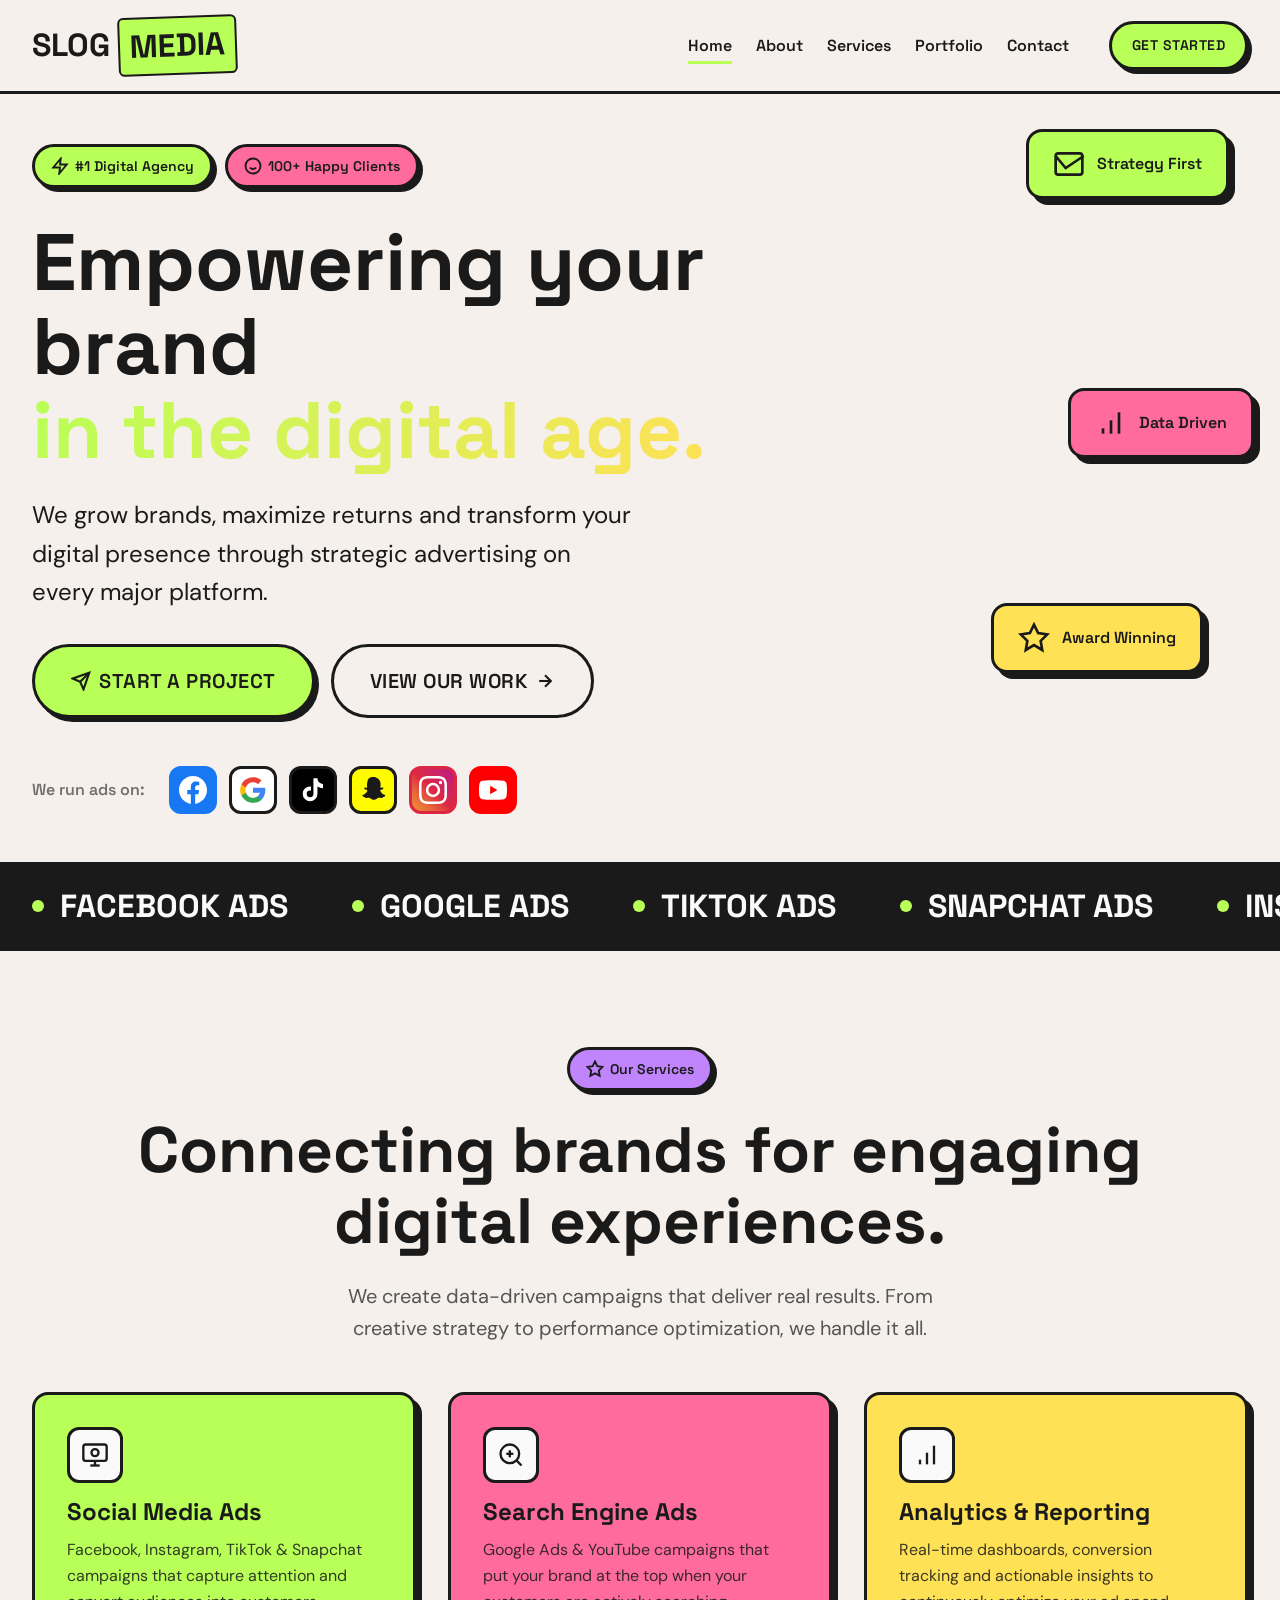
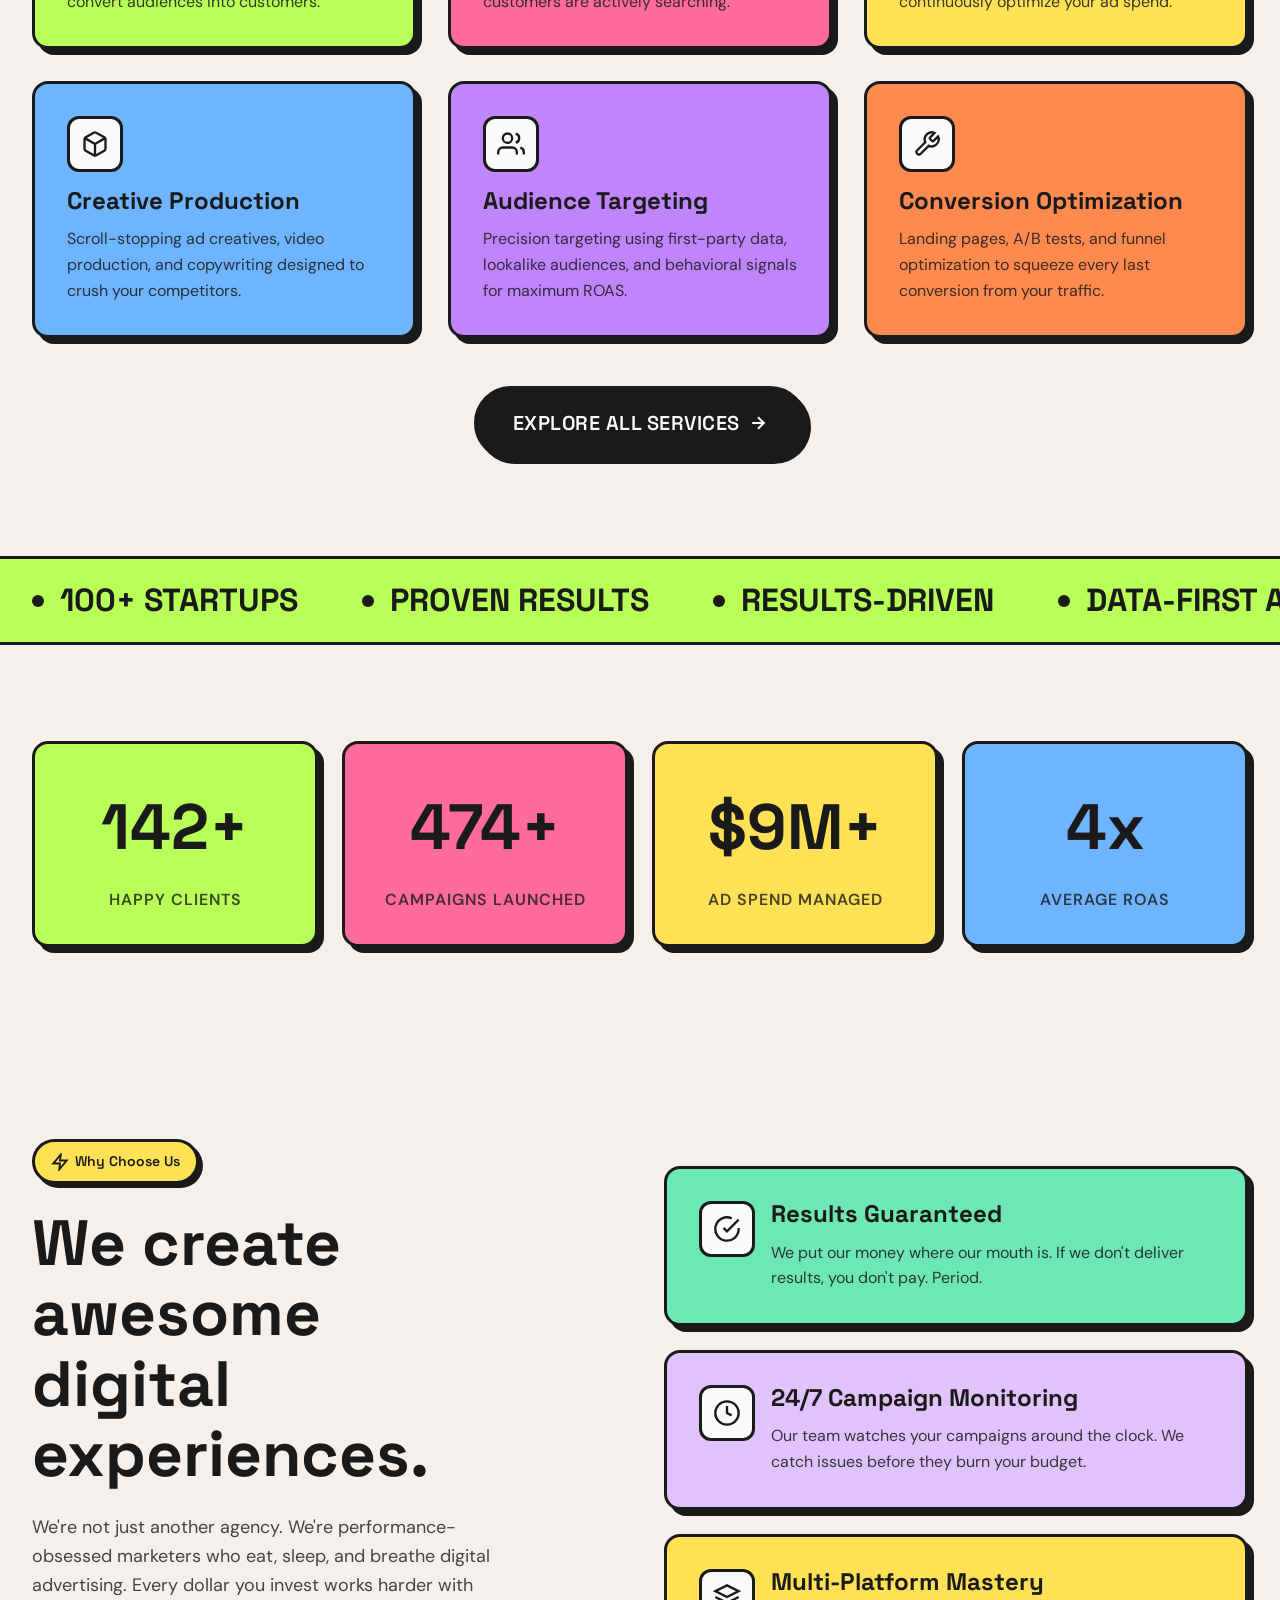
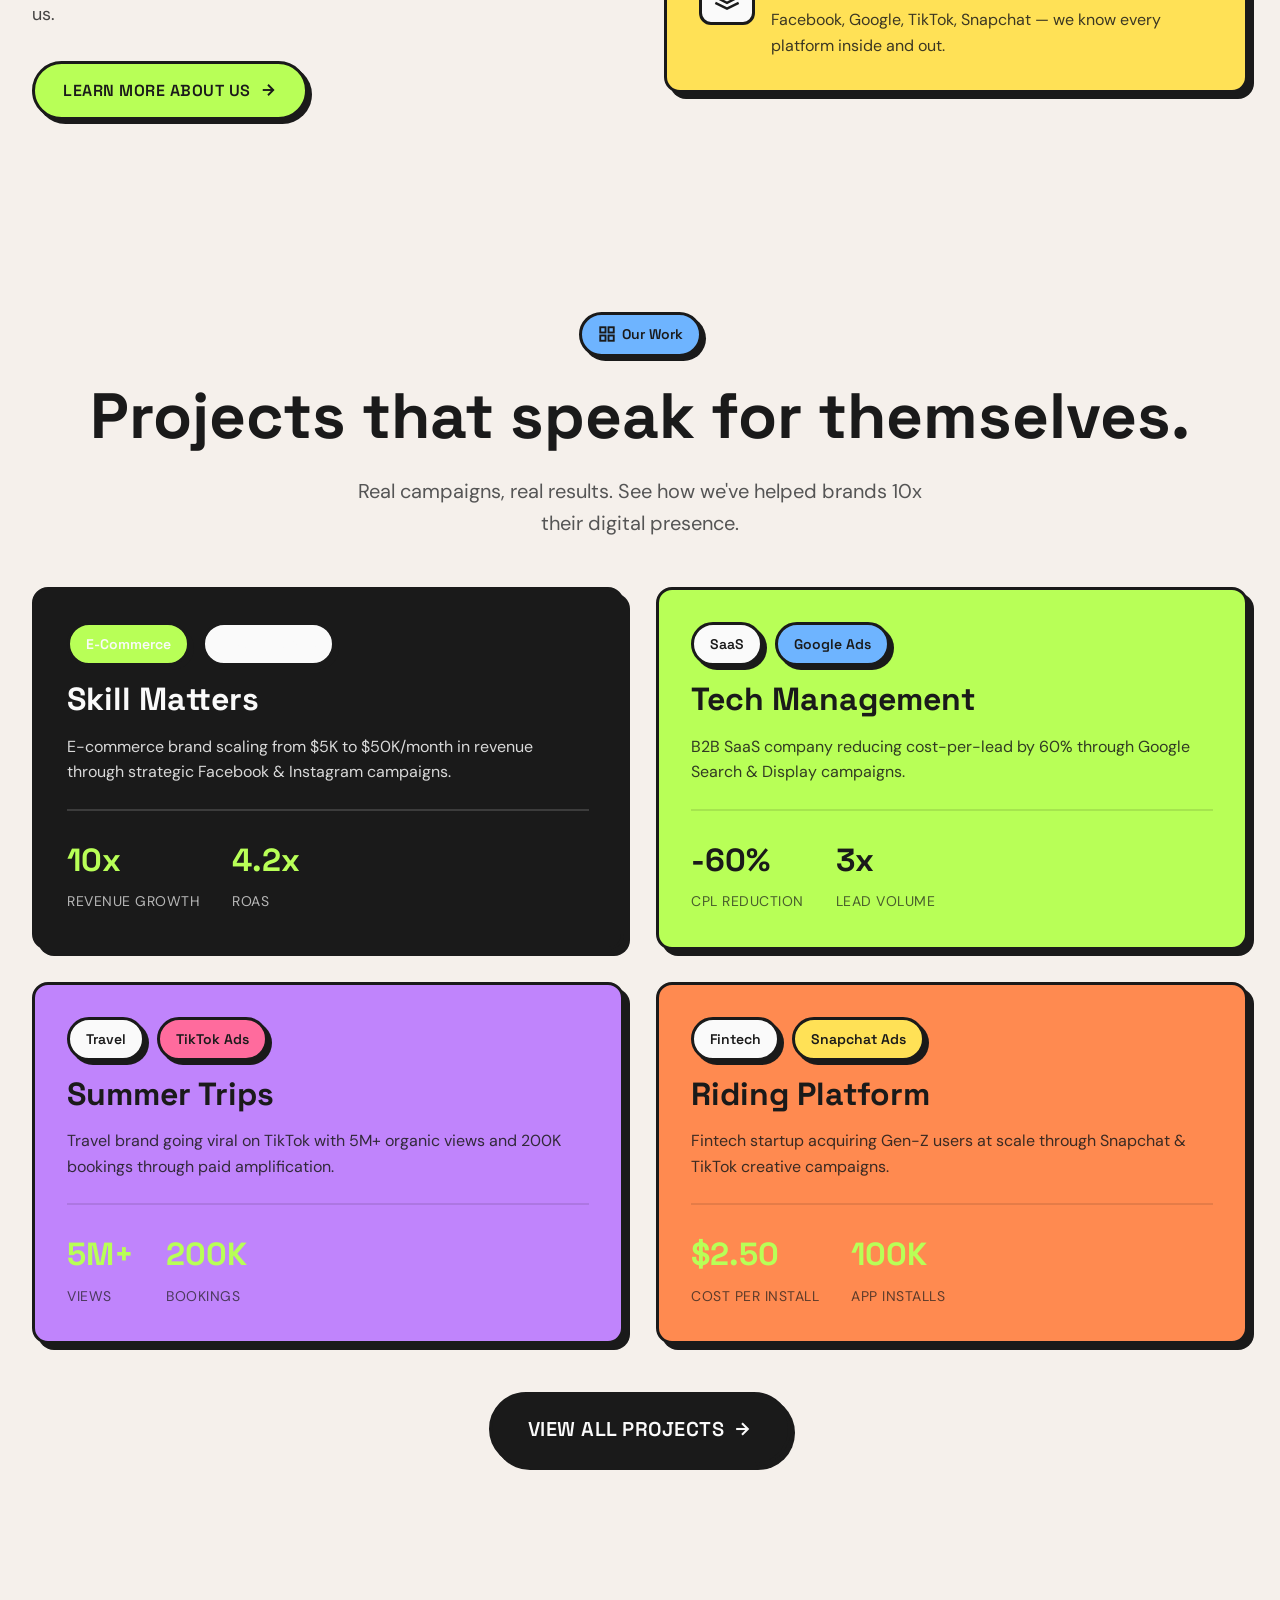
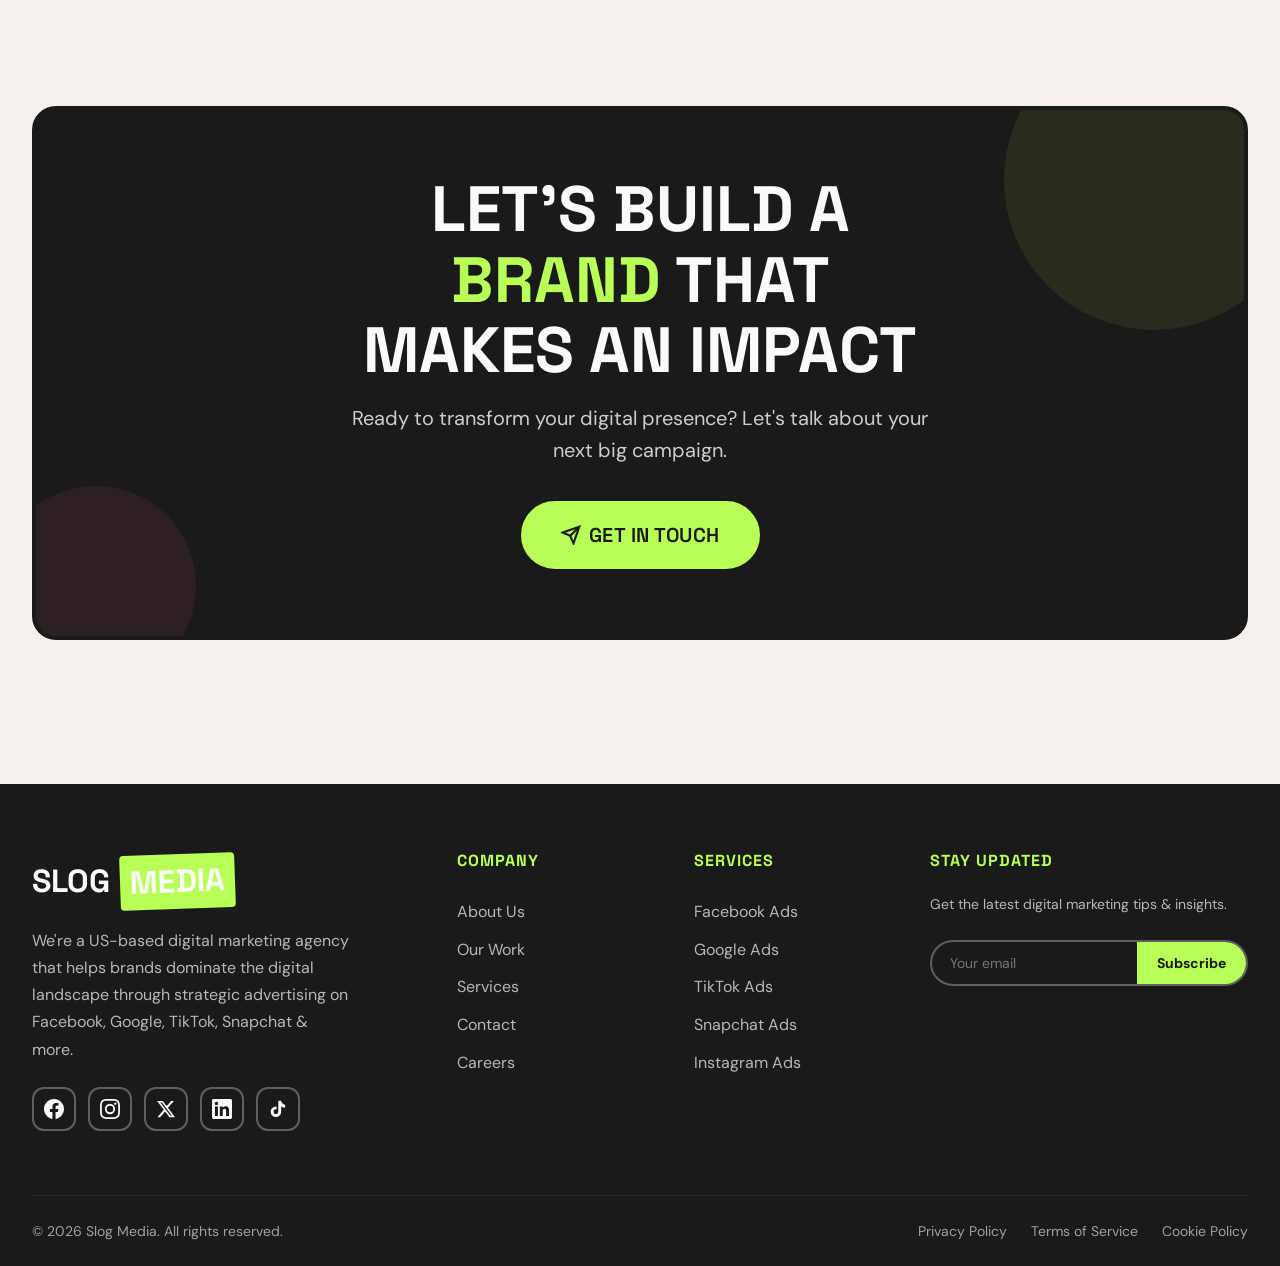
<file: index.html>
<!DOCTYPE html>
<html lang="en">
<head>
  <meta charset="UTF-8">
  <meta name="viewport" content="width=device-width, initial-scale=1.0">
  <title>Slog Media — Digital Marketing Agency | Facebook, Google, TikTok Ads</title>
  <meta name="description" content="Slog Media is a US-based digital marketing agency specializing in Facebook, Google, TikTok, Snapchat & Instagram advertising. We build brands that make an impact.">
  <meta name="keywords" content="digital marketing, Facebook ads, Google ads, TikTok ads, Snapchat ads, advertising agency, social media marketing">
  <link rel="canonical" href="https://slogmedia.com/">
  <meta property="og:title" content="Slog Media — Digital Marketing Agency">
  <meta property="og:description" content="Empowering your brand in the digital age through strategic digital advertising across all major platforms.">
  <meta property="og:type" content="website">
  <meta property="og:url" content="https://slogmedia.com/">
  <link rel="stylesheet" href="/styles.css">
  <link rel="icon" type="image/svg+xml" href="data:image/svg+xml,<svg xmlns='http://www.w3.org/2000/svg' viewBox='0 0 100 100'><text y='.9em' font-size='90'>⚡</text></svg>">
</head>
<body>

  <!-- ========== NAVBAR ========== -->
  <nav class="navbar" id="navbar">
    <div class="nav-inner">
      <a href="/" class="nav-logo">
        SLOG<span>MEDIA</span>
      </a>
      <div class="nav-links" id="nav-links">
        <a href="/" class="nav-link active">Home</a>
        <a href="/about" class="nav-link">About</a>
        <a href="/services" class="nav-link">Services</a>
        <a href="/portfolio" class="nav-link">Portfolio</a>
        <a href="/contact" class="nav-link">Contact</a>
        <a href="/contact" class="btn btn-primary btn-sm nav-cta">Get Started</a>
      </div>
      <div class="hamburger" id="hamburger">
        <span></span><span></span><span></span>
      </div>
    </div>
  </nav>

  <!-- ========== HERO ========== -->
  <section class="hero" id="hero">
    <div class="container">
      <div class="hero-content">
        <div class="hero-badges reveal">
          <span class="badge badge-lime">
            <svg width="16" height="16" viewBox="0 0 24 24" fill="none" stroke="currentColor" stroke-width="2.5"><path d="M13 2L3 14h9l-1 8 10-12h-9l1-8z"/></svg>
            #1 Digital Agency
          </span>
          <span class="badge badge-pink">
            <svg width="16" height="16" viewBox="0 0 24 24" fill="none" stroke="currentColor" stroke-width="2.5"><circle cx="12" cy="12" r="10"/><path d="M8 14s1.5 2 4 2 4-2 4-2"/><line x1="9" y1="9" x2="9.01" y2="9"/><line x1="15" y1="9" x2="15.01" y2="9"/></svg>
            100+ Happy Clients
          </span>
        </div>

        <h1 class="hero-title reveal">
          Empowering your brand<br>
          <span class="hero-highlight">in the digital age.</span>
        </h1>

        <p class="hero-text reveal">
          We grow brands, maximize returns and transform your digital presence through
          strategic advertising on every major platform.
        </p>

        <div class="hero-actions reveal">
          <a href="/contact" class="btn btn-primary btn-lg">
            <svg width="20" height="20" viewBox="0 0 24 24" fill="none" stroke="currentColor" stroke-width="2.5"><path d="M22 2L11 13"/><path d="M22 2l-7 20-4-9-9-4 20-7z"/></svg>
            Start a Project
          </a>
          <a href="/portfolio" class="btn btn-outline btn-lg">
            View Our Work
            <svg width="20" height="20" viewBox="0 0 24 24" fill="none" stroke="currentColor" stroke-width="2.5"><path d="M5 12h14"/><path d="M12 5l7 7-7 7"/></svg>
          </a>
        </div>

        <div class="hero-platforms reveal">
          <span class="hero-platforms-label">We run ads on:</span>
          <div class="hero-platform-icons">
            <!-- Facebook -->
            <div class="platform-icon" style="background: #1877F2; border-color: #1877F2;" title="Facebook Ads">
              <svg viewBox="0 0 24 24" fill="white"><path d="M24 12.073c0-6.627-5.373-12-12-12s-12 5.373-12 12c0 5.99 4.388 10.954 10.125 11.854v-8.385H7.078v-3.47h3.047V9.43c0-3.007 1.792-4.669 4.533-4.669 1.312 0 2.686.235 2.686.235v2.953H15.83c-1.491 0-1.956.925-1.956 1.874v2.25h3.328l-.532 3.47h-2.796v8.385C19.612 23.027 24 18.062 24 12.073z"/></svg>
            </div>
            <!-- Google -->
            <div class="platform-icon" style="background: #fff;" title="Google Ads">
              <svg viewBox="0 0 24 24"><path d="M22.56 12.25c0-.78-.07-1.53-.2-2.25H12v4.26h5.92a5.06 5.06 0 01-2.2 3.32v2.77h3.57c2.08-1.92 3.28-4.74 3.28-8.1z" fill="#4285F4"/><path d="M12 23c2.97 0 5.46-.98 7.28-2.66l-3.57-2.77c-.98.66-2.23 1.06-3.71 1.06-2.86 0-5.29-1.93-6.16-4.53H2.18v2.84C3.99 20.53 7.7 23 12 23z" fill="#34A853"/><path d="M5.84 14.09c-.22-.66-.35-1.36-.35-2.09s.13-1.43.35-2.09V7.07H2.18C1.43 8.55 1 10.22 1 12s.43 3.45 1.18 4.93l2.85-2.22.81-.62z" fill="#FBBC05"/><path d="M12 5.38c1.62 0 3.06.56 4.21 1.64l3.15-3.15C17.45 2.09 14.97 1 12 1 7.7 1 3.99 3.47 2.18 7.07l3.66 2.84c.87-2.6 3.3-4.53 6.16-4.53z" fill="#EA4335"/></svg>
            </div>
            <!-- TikTok -->
            <div class="platform-icon" style="background: #000;" title="TikTok Ads">
              <svg viewBox="0 0 24 24" fill="white"><path d="M19.59 6.69a4.83 4.83 0 01-3.77-4.25V2h-3.45v13.67a2.89 2.89 0 01-2.88 2.5 2.89 2.89 0 01-2.89-2.89 2.89 2.89 0 012.89-2.89c.28 0 .54.04.79.1v-3.5a6.37 6.37 0 00-.79-.05A6.34 6.34 0 003.15 15.2a6.34 6.34 0 006.34 6.34 6.34 6.34 0 006.34-6.34V9.05a8.27 8.27 0 004.76 1.51V7.12a4.82 4.82 0 01-1-.43z"/></svg>
            </div>
            <!-- Snapchat -->
            <div class="platform-icon" style="background: #FFFC00; border-color: #1a1a1a;" title="Snapchat Ads">
              <svg viewBox="0 0 24 24" fill="#1a1a1a"><path d="M12.206.793c.99 0 4.347.276 5.93 3.821.529 1.193.403 3.219.299 4.847l-.003.06c-.012.18-.022.345-.03.51.075.045.203.09.401.09.3-.016.659-.12.98-.278a.71.71 0 01.348-.083.72.72 0 01.6.3c.145.195.195.42.149.64-.07.31-.32.521-.6.661a3.67 3.67 0 01-.96.36c-.09.021-.18.045-.27.075-.18.06-.39.12-.57.24-.12.09-.18.21-.195.36-.015.12.015.27.06.42.24.555.57 1.14.96 1.62.66.81 1.47 1.38 2.28 1.62.12.03.24.06.33.105.39.135.585.39.585.645 0 .06-.015.12-.03.18-.12.42-.615.735-1.53.945l-.12.015c-.12.021-.15.045-.195.09-.06.06-.09.135-.12.24a.84.84 0 01-.09.24c-.12.21-.42.405-.9.405a3.2 3.2 0 01-.675-.075c-.45-.09-.99-.21-1.59-.21-.21 0-.42.015-.63.045a4.89 4.89 0 00-1.14.508c-.78.45-1.425 1.08-2.745 1.08h-.06c-1.32 0-1.965-.63-2.745-1.08a4.89 4.89 0 00-1.14-.508 4.29 4.29 0 00-.63-.045c-.585 0-1.125.12-1.59.21a3.2 3.2 0 01-.675.075c-.48 0-.78-.195-.9-.405a.84.84 0 01-.09-.24c-.03-.105-.06-.18-.12-.24-.045-.045-.075-.069-.195-.09l-.12-.015c-.915-.21-1.41-.525-1.53-.945a.54.54 0 01-.03-.18c0-.255.195-.51.585-.645.09-.045.21-.075.33-.105.81-.24 1.62-.81 2.28-1.62.39-.48.72-1.065.96-1.62.045-.15.075-.3.06-.42-.015-.15-.075-.27-.195-.36-.18-.12-.39-.18-.57-.24-.09-.03-.18-.054-.27-.075a3.67 3.67 0 01-.96-.36c-.28-.14-.53-.351-.6-.661a.675.675 0 01.149-.64.72.72 0 01.6-.3.71.71 0 01.348.083c.321.158.68.262.98.278.198 0 .326-.045.401-.09-.008-.165-.018-.33-.03-.51l-.003-.06c-.104-1.628-.23-3.654.3-4.847C7.653 1.069 11.016.793 12.006.793h.2z"/></svg>
            </div>
            <!-- Instagram -->
            <div class="platform-icon" style="background: linear-gradient(45deg, #f09433, #e6683c, #dc2743, #cc2366, #bc1888); border-color: #dc2743;" title="Instagram Ads">
              <svg viewBox="0 0 24 24" fill="white"><path d="M12 2.163c3.204 0 3.584.012 4.85.07 3.252.148 4.771 1.691 4.919 4.919.058 1.265.069 1.645.069 4.849 0 3.205-.012 3.584-.069 4.849-.149 3.225-1.664 4.771-4.919 4.919-1.266.058-1.644.07-4.85.07-3.204 0-3.584-.012-4.849-.07-3.26-.149-4.771-1.699-4.919-4.92-.058-1.265-.07-1.644-.07-4.849 0-3.204.013-3.583.07-4.849.149-3.227 1.664-4.771 4.919-4.919 1.266-.057 1.645-.069 4.849-.069zM12 0C8.741 0 8.333.014 7.053.072 2.695.272.273 2.69.073 7.052.014 8.333 0 8.741 0 12c0 3.259.014 3.668.072 4.948.2 4.358 2.618 6.78 6.98 6.98C8.333 23.986 8.741 24 12 24c3.259 0 3.668-.014 4.948-.072 4.354-.2 6.782-2.618 6.979-6.98.059-1.28.073-1.689.073-4.948 0-3.259-.014-3.667-.072-4.947-.196-4.354-2.617-6.78-6.979-6.98C15.668.014 15.259 0 12 0zm0 5.838a6.162 6.162 0 100 12.324 6.162 6.162 0 000-12.324zM12 16a4 4 0 110-8 4 4 0 010 8zm6.406-11.845a1.44 1.44 0 100 2.881 1.44 1.44 0 000-2.881z"/></svg>
            </div>
            <!-- YouTube -->
            <div class="platform-icon" style="background: #FF0000; border-color: #FF0000;" title="YouTube Ads">
              <svg viewBox="0 0 24 24" fill="white"><path d="M23.498 6.186a3.016 3.016 0 00-2.122-2.136C19.505 3.545 12 3.545 12 3.545s-7.505 0-9.377.505A3.017 3.017 0 00.502 6.186C0 8.07 0 12 0 12s0 3.93.502 5.814a3.016 3.016 0 002.122 2.136c1.871.505 9.376.505 9.376.505s7.505 0 9.377-.505a3.015 3.015 0 002.122-2.136C24 15.93 24 12 24 12s0-3.93-.502-5.814zM9.545 15.568V8.432L15.818 12l-6.273 3.568z"/></svg>
            </div>
          </div>
        </div>
      </div>

      <!-- Floating Elements -->
      <div class="hero-floats">
        <div class="hero-float-card float-1 card card-lime reveal">
          <svg width="32" height="32" viewBox="0 0 24 24" fill="none" stroke="currentColor" stroke-width="2"><path d="M23 6l-13.5 9L2 6"/><rect x="2" y="4" width="20" height="16" rx="2"/></svg>
          <span>Strategy First</span>
        </div>
        <div class="hero-float-card float-2 card card-pink reveal">
          <svg width="32" height="32" viewBox="0 0 24 24" fill="none" stroke="currentColor" stroke-width="2"><path d="M12 20V10"/><path d="M18 20V4"/><path d="M6 20v-4"/></svg>
          <span>Data Driven</span>
        </div>
        <div class="hero-float-card float-3 card card-yellow reveal">
          <svg width="32" height="32" viewBox="0 0 24 24" fill="none" stroke="currentColor" stroke-width="2"><path d="M12 2l3.09 6.26L22 9.27l-5 4.87L18.18 21 12 17.27 5.82 21 7 14.14l-5-4.87 6.91-1.01z"/></svg>
          <span>Award Winning</span>
        </div>
      </div>
    </div>
  </section>

  <!-- ========== MARQUEE ========== -->
  <div class="marquee">
    <div class="marquee-inner">
      <span class="marquee-item"><span class="dot"></span> Facebook Ads</span>
      <span class="marquee-item"><span class="dot"></span> Google Ads</span>
      <span class="marquee-item"><span class="dot"></span> TikTok Ads</span>
      <span class="marquee-item"><span class="dot"></span> Snapchat Ads</span>
      <span class="marquee-item"><span class="dot"></span> Instagram Ads</span>
      <span class="marquee-item"><span class="dot"></span> YouTube Ads</span>
      <span class="marquee-item"><span class="dot"></span> Brand Strategy</span>
      <span class="marquee-item"><span class="dot"></span> Creative Design</span>
      <span class="marquee-item"><span class="dot"></span> Facebook Ads</span>
      <span class="marquee-item"><span class="dot"></span> Google Ads</span>
      <span class="marquee-item"><span class="dot"></span> TikTok Ads</span>
      <span class="marquee-item"><span class="dot"></span> Snapchat Ads</span>
      <span class="marquee-item"><span class="dot"></span> Instagram Ads</span>
      <span class="marquee-item"><span class="dot"></span> YouTube Ads</span>
      <span class="marquee-item"><span class="dot"></span> Brand Strategy</span>
      <span class="marquee-item"><span class="dot"></span> Creative Design</span>
    </div>
  </div>

  <!-- ========== SERVICES OVERVIEW ========== -->
  <section class="section" id="services">
    <div class="container">
      <div class="text-center reveal">
        <span class="badge badge-purple" style="margin-bottom: var(--space-lg);">
          <svg width="16" height="16" viewBox="0 0 24 24" fill="none" stroke="currentColor" stroke-width="2.5"><polygon points="12 2 15.09 8.26 22 9.27 17 14.14 18.18 21.02 12 17.77 5.82 21.02 7 14.14 2 9.27 8.91 8.26 12 2"/></svg>
          Our Services
        </span>
        <h2 class="section-title">Connecting brands for engaging<br>digital experiences.</h2>
        <p class="section-subtitle" style="margin: 0 auto var(--space-2xl);">
          We create data-driven campaigns that deliver real results. From creative strategy to performance optimization, we handle it all.
        </p>
      </div>

      <div class="grid grid-3 services-grid">
        <!-- Service 1 -->
        <div class="card card-lime reveal">
          <div class="card-icon" style="background: var(--clr-white);">
            <svg width="28" height="28" viewBox="0 0 24 24" fill="none" stroke="currentColor" stroke-width="2"><rect x="2" y="3" width="20" height="14" rx="2"/><path d="M8 21h8"/><path d="M12 17v4"/><circle cx="12" cy="10" r="3"/></svg>
          </div>
          <h3 class="card-title">Social Media Ads</h3>
          <p class="card-text">Facebook, Instagram, TikTok & Snapchat campaigns that capture attention and convert audiences into customers.</p>
        </div>

        <!-- Service 2 -->
        <div class="card card-pink reveal">
          <div class="card-icon" style="background: var(--clr-white);">
            <svg width="28" height="28" viewBox="0 0 24 24" fill="none" stroke="currentColor" stroke-width="2"><circle cx="11" cy="11" r="8"/><path d="m21 21-4.35-4.35"/><path d="M11 8v6"/><path d="M8 11h6"/></svg>
          </div>
          <h3 class="card-title">Search Engine Ads</h3>
          <p class="card-text">Google Ads & YouTube campaigns that put your brand at the top when your customers are actively searching.</p>
        </div>

        <!-- Service 3 -->
        <div class="card card-yellow reveal">
          <div class="card-icon" style="background: var(--clr-white);">
            <svg width="28" height="28" viewBox="0 0 24 24" fill="none" stroke="currentColor" stroke-width="2"><path d="M12 20V10"/><path d="M18 20V4"/><path d="M6 20v-4"/></svg>
          </div>
          <h3 class="card-title">Analytics & Reporting</h3>
          <p class="card-text">Real-time dashboards, conversion tracking and actionable insights to continuously optimize your ad spend.</p>
        </div>

        <!-- Service 4 -->
        <div class="card card-blue reveal">
          <div class="card-icon" style="background: var(--clr-white);">
            <svg width="28" height="28" viewBox="0 0 24 24" fill="none" stroke="currentColor" stroke-width="2"><path d="M21 16V8a2 2 0 0 0-1-1.73l-7-4a2 2 0 0 0-2 0l-7 4A2 2 0 0 0 3 8v8a2 2 0 0 0 1 1.73l7 4a2 2 0 0 0 2 0l7-4A2 2 0 0 0 21 16z"/><path d="M3.27 6.96L12 12.01l8.73-5.05"/><path d="M12 22.08V12"/></svg>
          </div>
          <h3 class="card-title">Creative Production</h3>
          <p class="card-text">Scroll-stopping ad creatives, video production, and copywriting designed to crush your competitors.</p>
        </div>

        <!-- Service 5 -->
        <div class="card card-purple reveal">
          <div class="card-icon" style="background: var(--clr-white);">
            <svg width="28" height="28" viewBox="0 0 24 24" fill="none" stroke="currentColor" stroke-width="2"><path d="M17 21v-2a4 4 0 0 0-4-4H5a4 4 0 0 0-4 4v2"/><circle cx="9" cy="7" r="4"/><path d="M23 21v-2a4 4 0 0 0-3-3.87"/><path d="M16 3.13a4 4 0 0 1 0 7.75"/></svg>
          </div>
          <h3 class="card-title">Audience Targeting</h3>
          <p class="card-text">Precision targeting using first-party data, lookalike audiences, and behavioral signals for maximum ROAS.</p>
        </div>

        <!-- Service 6 -->
        <div class="card card-orange reveal">
          <div class="card-icon" style="background: var(--clr-white);">
            <svg width="28" height="28" viewBox="0 0 24 24" fill="none" stroke="currentColor" stroke-width="2"><path d="M14.7 6.3a1 1 0 0 0 0 1.4l1.6 1.6a1 1 0 0 0 1.4 0l3.77-3.77a6 6 0 0 1-7.94 7.94l-6.91 6.91a2.12 2.12 0 0 1-3-3l6.91-6.91a6 6 0 0 1 7.94-7.94l-3.76 3.76z"/></svg>
          </div>
          <h3 class="card-title">Conversion Optimization</h3>
          <p class="card-text">Landing pages, A/B tests, and funnel optimization to squeeze every last conversion from your traffic.</p>
        </div>
      </div>

      <div class="text-center reveal" style="margin-top: var(--space-2xl);">
        <a href="/services" class="btn btn-secondary btn-lg">
          Explore All Services
          <svg width="20" height="20" viewBox="0 0 24 24" fill="none" stroke="currentColor" stroke-width="2.5"><path d="M5 12h14"/><path d="M12 5l7 7-7 7"/></svg>
        </a>
      </div>
    </div>
  </section>

  <!-- ========== STATS ========== -->
  <div class="marquee marquee-alt">
    <div class="marquee-inner">
      <span class="marquee-item"><span class="dot"></span> 100+ Startups</span>
      <span class="marquee-item"><span class="dot"></span> Proven Results</span>
      <span class="marquee-item"><span class="dot"></span> Results-Driven</span>
      <span class="marquee-item"><span class="dot"></span> Data-First Approach</span>
      <span class="marquee-item"><span class="dot"></span> 5x Average ROAS</span>
      <span class="marquee-item"><span class="dot"></span> $10M+ Ad Spend Managed</span>
      <span class="marquee-item"><span class="dot"></span> 100+ Startups</span>
      <span class="marquee-item"><span class="dot"></span> Proven Results</span>
      <span class="marquee-item"><span class="dot"></span> Results-Driven</span>
      <span class="marquee-item"><span class="dot"></span> Data-First Approach</span>
      <span class="marquee-item"><span class="dot"></span> 5x Average ROAS</span>
      <span class="marquee-item"><span class="dot"></span> $10M+ Ad Spend Managed</span>
    </div>
  </div>

  <section class="section stats-section" id="stats">
    <div class="container">
      <div class="stats-grid">
        <div class="stat-card card card-lime reveal">
          <div class="stat-number" data-count="150" data-suffix="+">0</div>
          <div class="stat-label">Happy Clients</div>
        </div>
        <div class="stat-card card card-pink reveal">
          <div class="stat-number" data-count="500" data-suffix="+">0</div>
          <div class="stat-label">Campaigns Launched</div>
        </div>
        <div class="stat-card card card-yellow reveal">
          <div class="stat-number" data-count="10" data-prefix="$" data-suffix="M+">0</div>
          <div class="stat-label">Ad Spend Managed</div>
        </div>
        <div class="stat-card card card-blue reveal">
          <div class="stat-number" data-count="5" data-suffix="x">0</div>
          <div class="stat-label">Average ROAS</div>
        </div>
      </div>
    </div>
  </section>

  <!-- ========== WHY US ========== -->
  <section class="section why-section" id="why">
    <div class="container">
      <div class="why-layout">
        <div class="why-left reveal-left">
          <span class="badge badge-yellow" style="margin-bottom: var(--space-lg);">
            <svg width="16" height="16" viewBox="0 0 24 24" fill="none" stroke="currentColor" stroke-width="2.5"><path d="M13 2L3 14h9l-1 8 10-12h-9l1-8z"/></svg>
            Why Choose Us
          </span>
          <h2 class="section-title" style="max-width: 500px;">We create awesome digital experiences.</h2>
          <p style="max-width: 460px; margin-bottom: var(--space-xl); opacity: 0.8;">
            We're not just another agency. We're performance-obsessed marketers who eat, sleep, and breathe digital advertising. Every dollar you invest works harder with us.
          </p>
          <a href="/about" class="btn btn-primary">
            Learn More About Us
            <svg width="18" height="18" viewBox="0 0 24 24" fill="none" stroke="currentColor" stroke-width="2.5"><path d="M5 12h14"/><path d="M12 5l7 7-7 7"/></svg>
          </a>
        </div>
        <div class="why-right">
          <div class="why-cards">
            <div class="card card-mint reveal-right" style="margin-bottom: var(--space-lg);">
              <div class="flex gap-md" style="align-items: flex-start;">
                <div class="card-icon" style="background: var(--clr-white); flex-shrink: 0;">
                  <svg width="28" height="28" viewBox="0 0 24 24" fill="none" stroke="currentColor" stroke-width="2"><path d="M22 11.08V12a10 10 0 11-5.93-9.14"/><path d="M22 4L12 14.01l-3-3"/></svg>
                </div>
                <div>
                  <h4 class="card-title">Results Guaranteed</h4>
                  <p class="card-text">We put our money where our mouth is. If we don't deliver results, you don't pay. Period.</p>
                </div>
              </div>
            </div>
            <div class="card card-lavender reveal-right" style="margin-bottom: var(--space-lg);">
              <div class="flex gap-md" style="align-items: flex-start;">
                <div class="card-icon" style="background: var(--clr-white); flex-shrink: 0;">
                  <svg width="28" height="28" viewBox="0 0 24 24" fill="none" stroke="currentColor" stroke-width="2"><circle cx="12" cy="12" r="10"/><path d="M12 6v6l4 2"/></svg>
                </div>
                <div>
                  <h4 class="card-title">24/7 Campaign Monitoring</h4>
                  <p class="card-text">Our team watches your campaigns around the clock. We catch issues before they burn your budget.</p>
                </div>
              </div>
            </div>
            <div class="card card-yellow reveal-right">
              <div class="flex gap-md" style="align-items: flex-start;">
                <div class="card-icon" style="background: var(--clr-white); flex-shrink: 0;">
                  <svg width="28" height="28" viewBox="0 0 24 24" fill="none" stroke="currentColor" stroke-width="2"><path d="M12 2L2 7l10 5 10-5-10-5z"/><path d="M2 17l10 5 10-5"/><path d="M2 12l10 5 10-5"/></svg>
                </div>
                <div>
                  <h4 class="card-title">Multi-Platform Mastery</h4>
                  <p class="card-text">Facebook, Google, TikTok, Snapchat — we know every platform inside and out.</p>
                </div>
              </div>
            </div>
          </div>
        </div>
      </div>
    </div>
  </section>

  <!-- ========== PORTFOLIO PREVIEW ========== -->
  <section class="section portfolio-preview" id="portfolio">
    <div class="container">
      <div class="text-center reveal">
        <span class="badge badge-blue" style="margin-bottom: var(--space-lg);">
          <svg width="16" height="16" viewBox="0 0 24 24" fill="none" stroke="currentColor" stroke-width="2.5"><rect x="3" y="3" width="7" height="7"/><rect x="14" y="3" width="7" height="7"/><rect x="14" y="14" width="7" height="7"/><rect x="3" y="14" width="7" height="7"/></svg>
          Our Work
        </span>
        <h2 class="section-title">Projects that speak for themselves.</h2>
        <p class="section-subtitle" style="margin: 0 auto var(--space-2xl);">
          Real campaigns, real results. See how we've helped brands 10x their digital presence.
        </p>
      </div>

      <div class="portfolio-grid">
        <!-- Project 1 -->
        <div class="portfolio-card card card-black reveal">
          <div class="portfolio-card-header">
            <span class="badge badge-lime">E-Commerce</span>
            <span class="badge">Facebook Ads</span>
          </div>
          <h3 class="card-title" style="font-size: var(--fs-xl); margin: var(--space-md) 0;">Skill Matters</h3>
          <p class="card-text">E-commerce brand scaling from $5K to $50K/month in revenue through strategic Facebook & Instagram campaigns.</p>
          <div class="portfolio-stats">
            <div class="portfolio-stat">
              <span class="portfolio-stat-value">10x</span>
              <span class="portfolio-stat-label">Revenue Growth</span>
            </div>
            <div class="portfolio-stat">
              <span class="portfolio-stat-value">4.2x</span>
              <span class="portfolio-stat-label">ROAS</span>
            </div>
          </div>
        </div>

        <!-- Project 2 -->
        <div class="portfolio-card card card-lime reveal">
          <div class="portfolio-card-header">
            <span class="badge">SaaS</span>
            <span class="badge badge-blue">Google Ads</span>
          </div>
          <h3 class="card-title" style="font-size: var(--fs-xl); margin: var(--space-md) 0;">Tech Management</h3>
          <p class="card-text">B2B SaaS company reducing cost-per-lead by 60% through Google Search & Display campaigns.</p>
          <div class="portfolio-stats">
            <div class="portfolio-stat">
              <span class="portfolio-stat-value">-60%</span>
              <span class="portfolio-stat-label">CPL Reduction</span>
            </div>
            <div class="portfolio-stat">
              <span class="portfolio-stat-value">3x</span>
              <span class="portfolio-stat-label">Lead Volume</span>
            </div>
          </div>
        </div>

        <!-- Project 3 -->
        <div class="portfolio-card card card-purple reveal">
          <div class="portfolio-card-header">
            <span class="badge">Travel</span>
            <span class="badge badge-pink">TikTok Ads</span>
          </div>
          <h3 class="card-title" style="font-size: var(--fs-xl); margin: var(--space-md) 0;">Summer Trips</h3>
          <p class="card-text">Travel brand going viral on TikTok with 5M+ organic views and 200K bookings through paid amplification.</p>
          <div class="portfolio-stats">
            <div class="portfolio-stat">
              <span class="portfolio-stat-value">5M+</span>
              <span class="portfolio-stat-label">Views</span>
            </div>
            <div class="portfolio-stat">
              <span class="portfolio-stat-value">200K</span>
              <span class="portfolio-stat-label">Bookings</span>
            </div>
          </div>
        </div>

        <!-- Project 4 -->
        <div class="portfolio-card card card-orange reveal">
          <div class="portfolio-card-header">
            <span class="badge">Fintech</span>
            <span class="badge badge-yellow">Snapchat Ads</span>
          </div>
          <h3 class="card-title" style="font-size: var(--fs-xl); margin: var(--space-md) 0;">Riding Platform</h3>
          <p class="card-text">Fintech startup acquiring Gen-Z users at scale through Snapchat & TikTok creative campaigns.</p>
          <div class="portfolio-stats">
            <div class="portfolio-stat">
              <span class="portfolio-stat-value">$2.50</span>
              <span class="portfolio-stat-label">Cost Per Install</span>
            </div>
            <div class="portfolio-stat">
              <span class="portfolio-stat-value">100K</span>
              <span class="portfolio-stat-label">App Installs</span>
            </div>
          </div>
        </div>
      </div>

      <div class="text-center reveal" style="margin-top: var(--space-2xl);">
        <a href="/portfolio" class="btn btn-secondary btn-lg">
          View All Projects
          <svg width="20" height="20" viewBox="0 0 24 24" fill="none" stroke="currentColor" stroke-width="2.5"><path d="M5 12h14"/><path d="M12 5l7 7-7 7"/></svg>
        </a>
      </div>
    </div>
  </section>

  <!-- ========== CTA ========== -->
  <section class="section">
    <div class="container">
      <div class="cta-section reveal">
        <div class="cta-shapes">
          <div class="cta-shape cta-shape-1"></div>
          <div class="cta-shape cta-shape-2"></div>
        </div>
        <h2>LET'S BUILD A<br><span style="color: var(--clr-lime);">BRAND</span> THAT<br>MAKES AN IMPACT</h2>
        <p>Ready to transform your digital presence? Let's talk about your next big campaign.</p>
        <a href="/contact" class="btn btn-primary btn-lg">
          <svg width="20" height="20" viewBox="0 0 24 24" fill="none" stroke="currentColor" stroke-width="2.5"><path d="M22 2L11 13"/><path d="M22 2l-7 20-4-9-9-4 20-7z"/></svg>
          Get in Touch
        </a>
      </div>
    </div>
  </section>

  <!-- ========== FOOTER ========== -->
  <footer class="footer">
    <div class="container">
      <div class="footer-top">
        <div class="footer-brand">
          <div class="nav-logo">
            SLOG<span>MEDIA</span>
          </div>
          <p>We're a US-based digital marketing agency that helps brands dominate the digital landscape through strategic advertising on Facebook, Google, TikTok, Snapchat & more.</p>
          <div class="footer-social">
            <a href="https://facebook.com" target="_blank" rel="noopener" aria-label="Facebook">
              <svg width="20" height="20" viewBox="0 0 24 24" fill="currentColor"><path d="M24 12.073c0-6.627-5.373-12-12-12s-12 5.373-12 12c0 5.99 4.388 10.954 10.125 11.854v-8.385H7.078v-3.47h3.047V9.43c0-3.007 1.792-4.669 4.533-4.669 1.312 0 2.686.235 2.686.235v2.953H15.83c-1.491 0-1.956.925-1.956 1.874v2.25h3.328l-.532 3.47h-2.796v8.385C19.612 23.027 24 18.062 24 12.073z"/></svg>
            </a>
            <a href="https://instagram.com" target="_blank" rel="noopener" aria-label="Instagram">
              <svg width="20" height="20" viewBox="0 0 24 24" fill="currentColor"><path d="M12 2.163c3.204 0 3.584.012 4.85.07 3.252.148 4.771 1.691 4.919 4.919.058 1.265.069 1.645.069 4.849 0 3.205-.012 3.584-.069 4.849-.149 3.225-1.664 4.771-4.919 4.919-1.266.058-1.644.07-4.85.07-3.204 0-3.584-.012-4.849-.07-3.26-.149-4.771-1.699-4.919-4.92-.058-1.265-.07-1.644-.07-4.849 0-3.204.013-3.583.07-4.849.149-3.227 1.664-4.771 4.919-4.919 1.266-.057 1.645-.069 4.849-.069zM12 0C8.741 0 8.333.014 7.053.072 2.695.272.273 2.69.073 7.052.014 8.333 0 8.741 0 12c0 3.259.014 3.668.072 4.948.2 4.358 2.618 6.78 6.98 6.98C8.333 23.986 8.741 24 12 24c3.259 0 3.668-.014 4.948-.072 4.354-.2 6.782-2.618 6.979-6.98.059-1.28.073-1.689.073-4.948 0-3.259-.014-3.667-.072-4.947-.196-4.354-2.617-6.78-6.979-6.98C15.668.014 15.259 0 12 0zm0 5.838a6.162 6.162 0 100 12.324 6.162 6.162 0 000-12.324zM12 16a4 4 0 110-8 4 4 0 010 8zm6.406-11.845a1.44 1.44 0 100 2.881 1.44 1.44 0 000-2.881z"/></svg>
            </a>
            <a href="https://twitter.com" target="_blank" rel="noopener" aria-label="Twitter/X">
              <svg width="20" height="20" viewBox="0 0 24 24" fill="currentColor"><path d="M18.244 2.25h3.308l-7.227 8.26 8.502 11.24H16.17l-5.214-6.817L4.99 21.75H1.68l7.73-8.835L1.254 2.25H8.08l4.713 6.231zm-1.161 17.52h1.833L7.084 4.126H5.117z"/></svg>
            </a>
            <a href="https://linkedin.com" target="_blank" rel="noopener" aria-label="LinkedIn">
              <svg width="20" height="20" viewBox="0 0 24 24" fill="currentColor"><path d="M20.447 20.452h-3.554v-5.569c0-1.328-.027-3.037-1.852-3.037-1.853 0-2.136 1.445-2.136 2.939v5.667H9.351V9h3.414v1.561h.046c.477-.9 1.637-1.85 3.37-1.85 3.601 0 4.267 2.37 4.267 5.455v6.286zM5.337 7.433c-1.144 0-2.063-.926-2.063-2.065 0-1.138.92-2.063 2.063-2.063 1.14 0 2.064.925 2.064 2.063 0 1.139-.925 2.065-2.064 2.065zm1.782 13.019H3.555V9h3.564v11.452zM22.225 0H1.771C.792 0 0 .774 0 1.729v20.542C0 23.227.792 24 1.771 24h20.451C23.2 24 24 23.227 24 22.271V1.729C24 .774 23.2 0 22.222 0h.003z"/></svg>
            </a>
            <a href="https://tiktok.com" target="_blank" rel="noopener" aria-label="TikTok">
              <svg width="20" height="20" viewBox="0 0 24 24" fill="currentColor"><path d="M19.59 6.69a4.83 4.83 0 01-3.77-4.25V2h-3.45v13.67a2.89 2.89 0 01-2.88 2.5 2.89 2.89 0 01-2.89-2.89 2.89 2.89 0 012.89-2.89c.28 0 .54.04.79.1v-3.5a6.37 6.37 0 00-.79-.05A6.34 6.34 0 003.15 15.2a6.34 6.34 0 006.34 6.34 6.34 6.34 0 006.34-6.34V9.05a8.27 8.27 0 004.76 1.51V7.12a4.82 4.82 0 01-1-.43z"/></svg>
            </a>
          </div>
        </div>

        <div class="footer-col">
          <h4>Company</h4>
          <a href="/about">About Us</a>
          <a href="/portfolio">Our Work</a>
          <a href="/services">Services</a>
          <a href="/contact">Contact</a>
          <a href="#">Careers</a>
        </div>

        <div class="footer-col">
          <h4>Services</h4>
          <a href="/services">Facebook Ads</a>
          <a href="/services">Google Ads</a>
          <a href="/services">TikTok Ads</a>
          <a href="/services">Snapchat Ads</a>
          <a href="/services">Instagram Ads</a>
        </div>

        <div class="footer-col">
          <h4>Stay Updated</h4>
          <p style="font-size: var(--fs-xs); opacity: 0.7; margin-bottom: var(--space-md);">Get the latest digital marketing tips & insights.</p>
          <div class="footer-newsletter">
            <form class="footer-newsletter-form" onsubmit="event.preventDefault(); this.querySelector('button').textContent='Subscribed ✓';">
              <input type="email" placeholder="Your email" required>
              <button type="submit">Subscribe</button>
            </form>
          </div>
        </div>
      </div>

      <div class="footer-bottom">
        <p>&copy; 2026 Slog Media. All rights reserved.</p>
        <div class="footer-bottom-links">
          <a href="/privacy">Privacy Policy</a>
          <a href="/terms">Terms of Service</a>
          <a href="/privacy">Cookie Policy</a>
        </div>
      </div>
    </div>
  </footer>

  <script src="/main.js"></script>
</body>
</html>
</file>
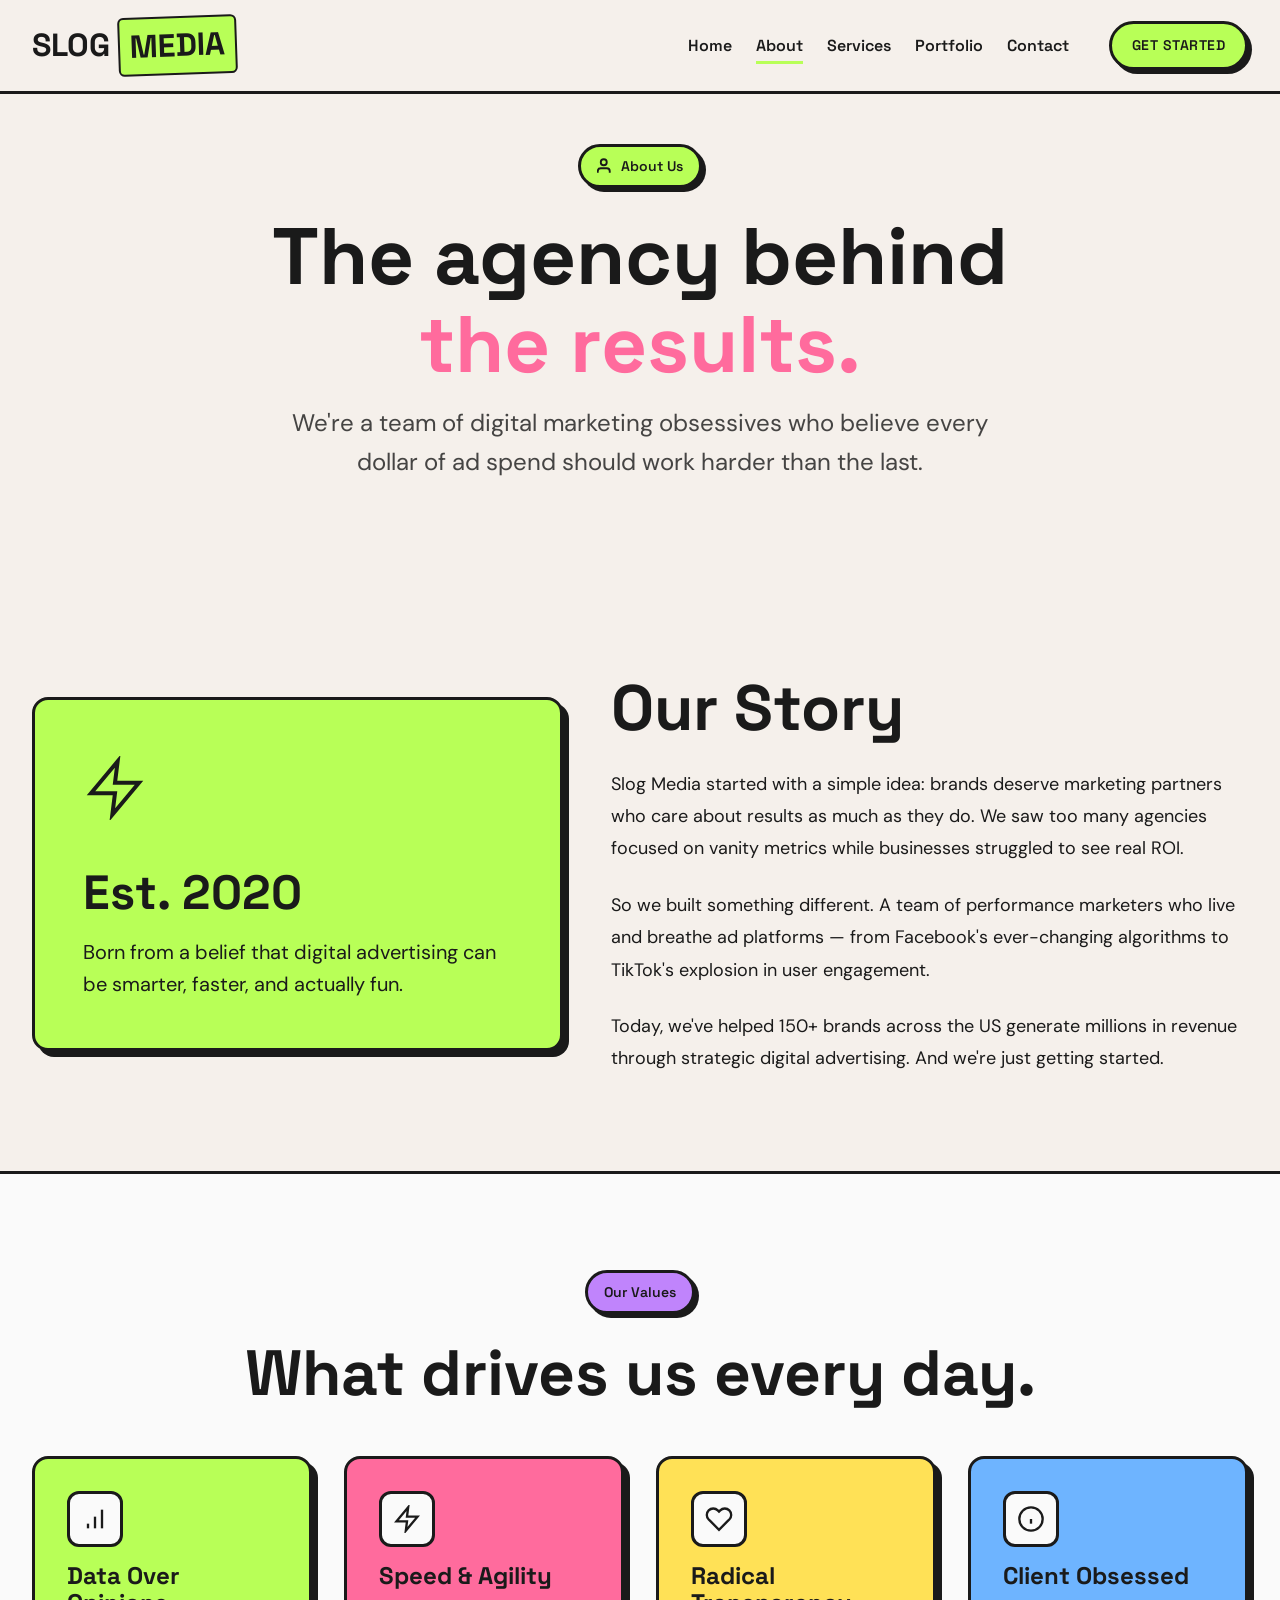
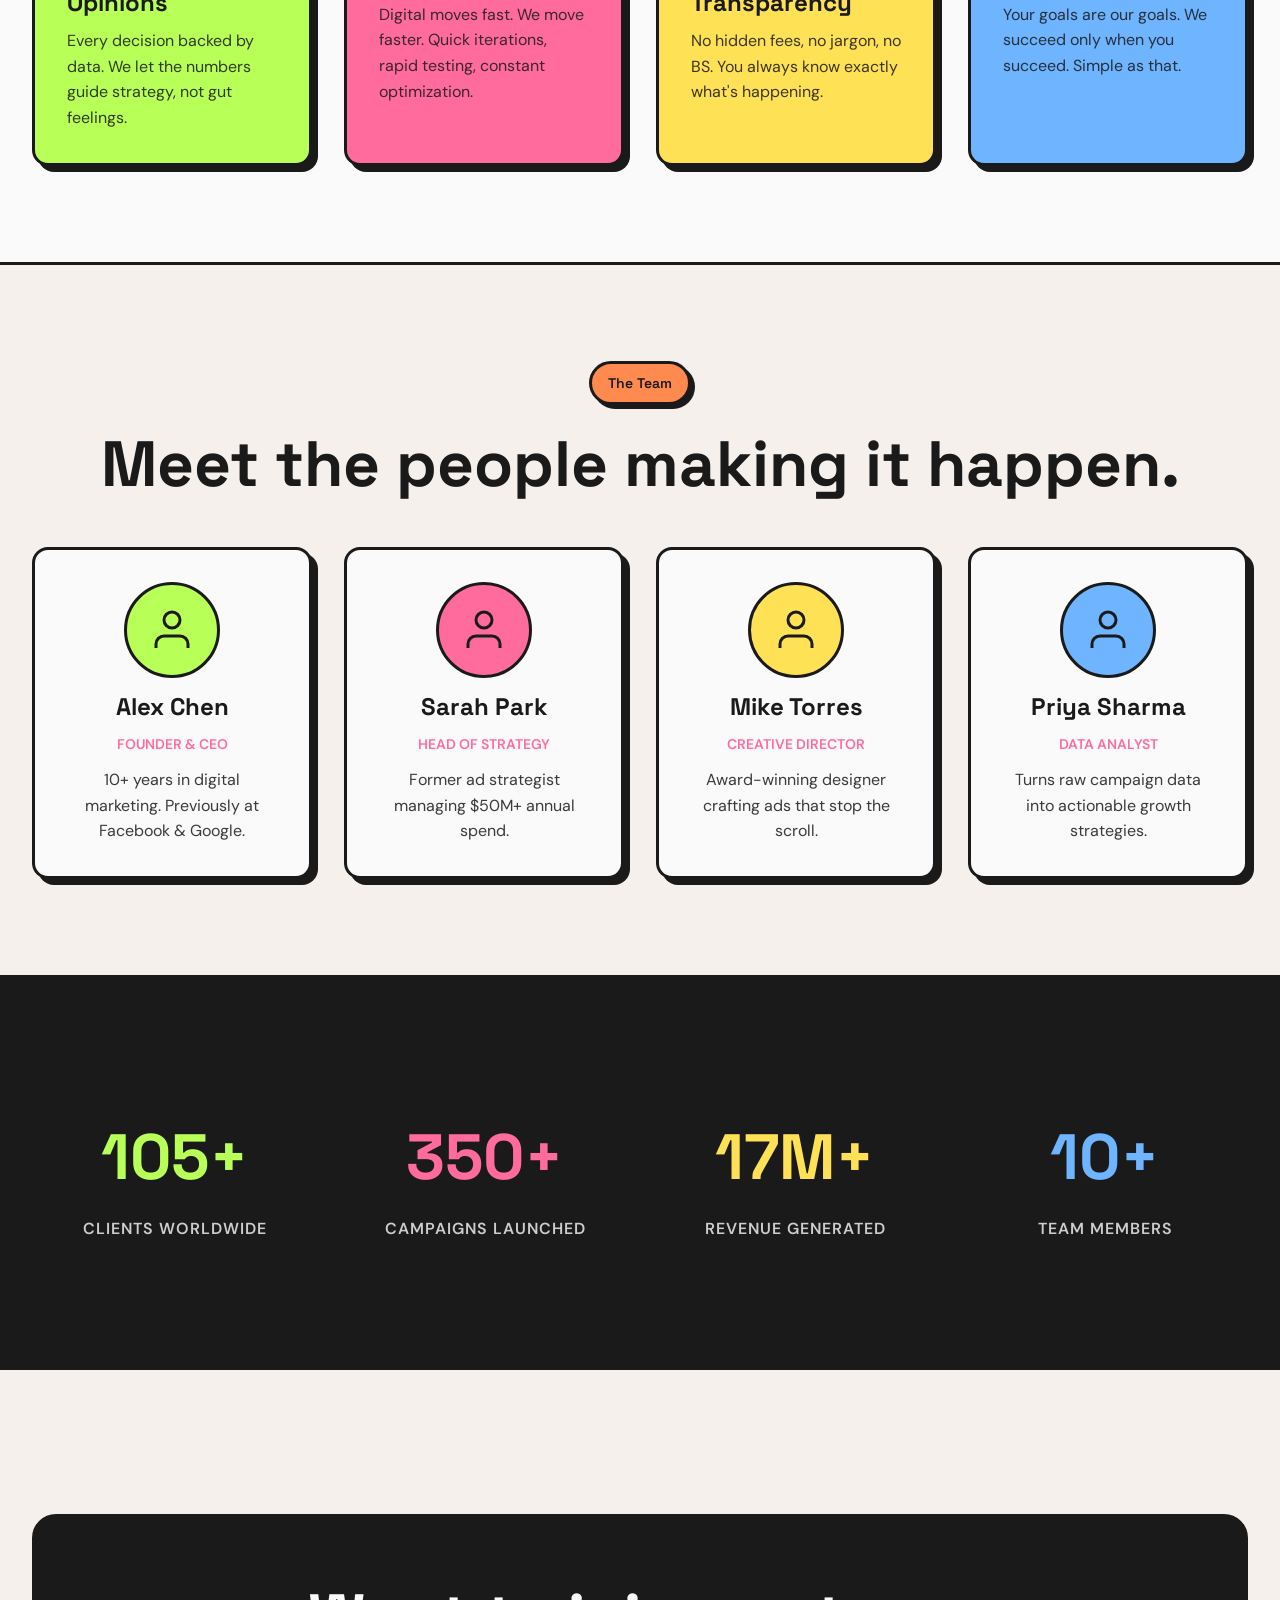
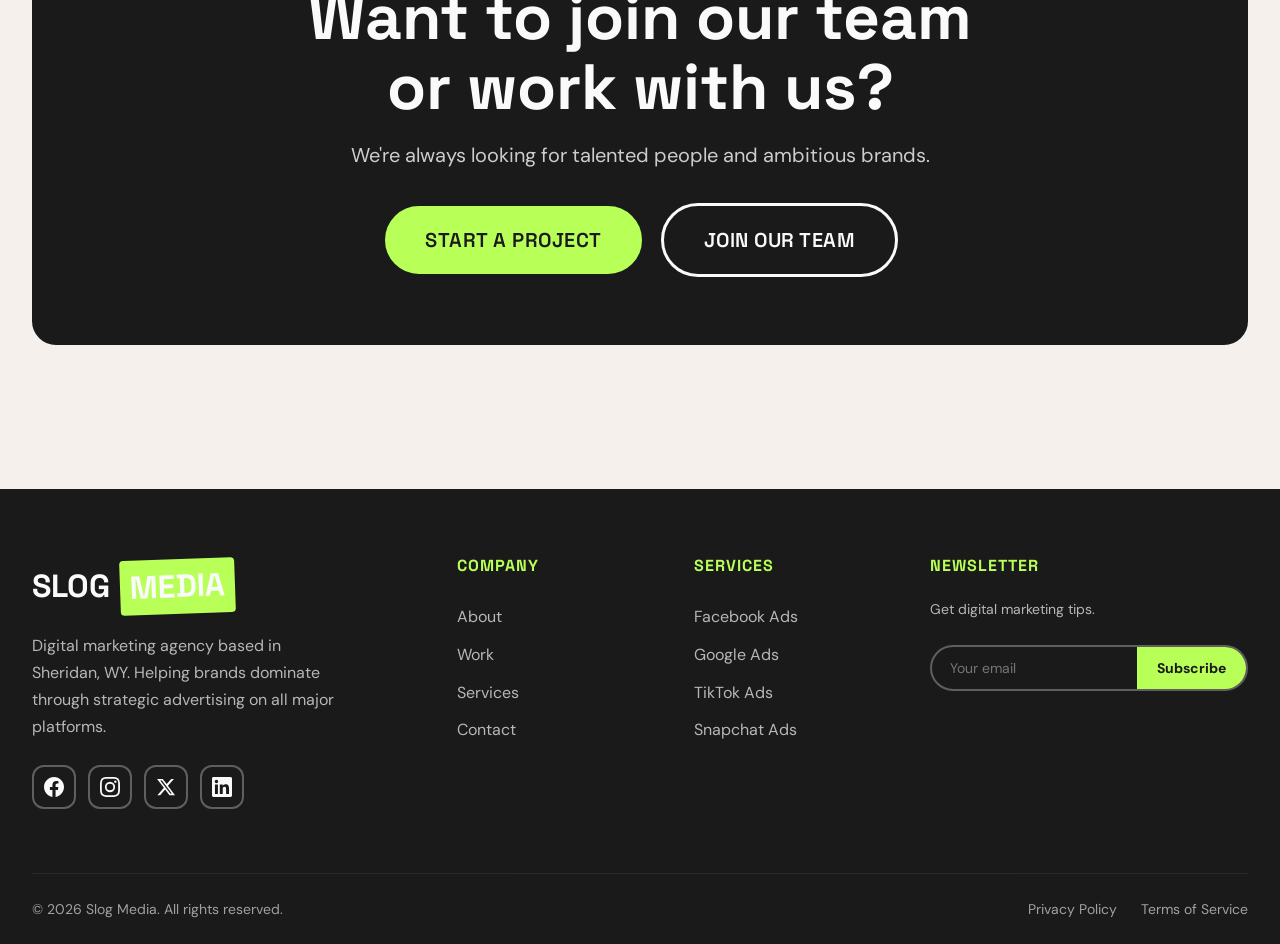
<file: about/index.html>
<!DOCTYPE html>
<html lang="en">
<head>
  <meta charset="UTF-8">
  <meta name="viewport" content="width=device-width, initial-scale=1.0">
  <title>About Slog Media — Our Story, Team & Mission</title>
  <meta name="description" content="Learn about Slog Media, a US-based digital marketing agency with a passion for performance advertising.">
  <link rel="canonical" href="https://slogmedia.com/about">
  <link rel="stylesheet" href="/styles.css">
  <link rel="icon" type="image/svg+xml" href="data:image/svg+xml,<svg xmlns='http://www.w3.org/2000/svg' viewBox='0 0 100 100'><text y='.9em' font-size='90'>⚡</text></svg>">
</head>
<body>

  <!-- NAVBAR -->
  <nav class="navbar" id="navbar">
    <div class="nav-inner">
      <a href="/" class="nav-logo">SLOG<span>MEDIA</span></a>
      <div class="nav-links" id="nav-links">
        <a href="/" class="nav-link">Home</a>
        <a href="/about" class="nav-link active">About</a>
        <a href="/services" class="nav-link">Services</a>
        <a href="/portfolio" class="nav-link">Portfolio</a>
        <a href="/contact" class="nav-link">Contact</a>
        <a href="/contact" class="btn btn-primary btn-sm nav-cta">Get Started</a>
      </div>
      <div class="hamburger" id="hamburger"><span></span><span></span><span></span></div>
    </div>
  </nav>

  <!-- PAGE HERO -->
  <section class="page-hero">
    <div class="container">
      <div class="reveal">
        <span class="badge badge-lime" style="margin-bottom: var(--space-lg);">
          <svg width="16" height="16" viewBox="0 0 24 24" fill="none" stroke="currentColor" stroke-width="2.5"><path d="M17 21v-2a4 4 0 0 0-4-4H5a4 4 0 0 0-4 4v2"/><circle cx="9" cy="7" r="4"/></svg>
          About Us
        </span>
        <h1>The agency behind<br><span style="color: var(--clr-pink);">the results.</span></h1>
        <p>We're a team of digital marketing obsessives who believe every dollar of ad spend should work harder than the last.</p>
      </div>
    </div>
  </section>

  <!-- OUR STORY -->
  <section class="section">
    <div class="container">
      <div class="about-story-layout">
        <div class="about-story-left reveal-left">
          <div class="card card-lime" style="padding: var(--space-2xl);">
            <div style="font-size: 64px; margin-bottom: var(--space-md);">
              <svg width="64" height="64" viewBox="0 0 24 24" fill="none" stroke="currentColor" stroke-width="1.5"><path d="M13 2L3 14h9l-1 8 10-12h-9l1-8z"/></svg>
            </div>
            <h3 style="font-family: var(--ff-heading); font-size: var(--fs-2xl); margin-bottom: var(--space-md);">Est. 2020</h3>
            <p style="font-size: var(--fs-md);">Born from a belief that digital advertising can be smarter, faster, and actually fun.</p>
          </div>
        </div>
        <div class="about-story-right reveal-right">
          <h2 class="section-title">Our Story</h2>
          <p style="margin-bottom: var(--space-lg); line-height: 1.8;">Slog Media started with a simple idea: brands deserve marketing partners who care about results as much as they do. We saw too many agencies focused on vanity metrics while businesses struggled to see real ROI.</p>
          <p style="margin-bottom: var(--space-lg); line-height: 1.8;">So we built something different. A team of performance marketers who live and breathe ad platforms — from Facebook's ever-changing algorithms to TikTok's explosion in user engagement.</p>
          <p style="line-height: 1.8;">Today, we've helped 150+ brands across the US generate millions in revenue through strategic digital advertising. And we're just getting started.</p>
        </div>
      </div>
    </div>
  </section>

  <!-- VALUES -->
  <section class="section" style="background: var(--clr-white); border-top: var(--border); border-bottom: var(--border);">
    <div class="container">
      <div class="text-center reveal">
        <span class="badge badge-purple" style="margin-bottom: var(--space-lg);">Our Values</span>
        <h2 class="section-title">What drives us every day.</h2>
      </div>
      <div class="grid grid-4 values-grid" style="margin-top: var(--space-2xl);">
        <div class="card card-lime reveal">
          <div class="card-icon" style="background: var(--clr-white);"><svg width="28" height="28" viewBox="0 0 24 24" fill="none" stroke="currentColor" stroke-width="2"><path d="M12 20V10"/><path d="M18 20V4"/><path d="M6 20v-4"/></svg></div>
          <h3 class="card-title">Data Over Opinions</h3>
          <p class="card-text">Every decision backed by data. We let the numbers guide strategy, not gut feelings.</p>
        </div>
        <div class="card card-pink reveal">
          <div class="card-icon" style="background: var(--clr-white);"><svg width="28" height="28" viewBox="0 0 24 24" fill="none" stroke="currentColor" stroke-width="2"><path d="M13 2L3 14h9l-1 8 10-12h-9l1-8z"/></svg></div>
          <h3 class="card-title">Speed & Agility</h3>
          <p class="card-text">Digital moves fast. We move faster. Quick iterations, rapid testing, constant optimization.</p>
        </div>
        <div class="card card-yellow reveal">
          <div class="card-icon" style="background: var(--clr-white);"><svg width="28" height="28" viewBox="0 0 24 24" fill="none" stroke="currentColor" stroke-width="2"><path d="M20.84 4.61a5.5 5.5 0 00-7.78 0L12 5.67l-1.06-1.06a5.5 5.5 0 00-7.78 7.78l1.06 1.06L12 21.23l7.78-7.78 1.06-1.06a5.5 5.5 0 000-7.78z"/></svg></div>
          <h3 class="card-title">Radical Transparency</h3>
          <p class="card-text">No hidden fees, no jargon, no BS. You always know exactly what's happening.</p>
        </div>
        <div class="card card-blue reveal">
          <div class="card-icon" style="background: var(--clr-white);"><svg width="28" height="28" viewBox="0 0 24 24" fill="none" stroke="currentColor" stroke-width="2"><circle cx="12" cy="12" r="10"/><path d="M12 16v-4"/><path d="M12 8h.01"/></svg></div>
          <h3 class="card-title">Client Obsessed</h3>
          <p class="card-text">Your goals are our goals. We succeed only when you succeed. Simple as that.</p>
        </div>
      </div>
    </div>
  </section>

  <!-- TEAM -->
  <section class="section">
    <div class="container">
      <div class="text-center reveal">
        <span class="badge badge-orange" style="margin-bottom: var(--space-lg);">The Team</span>
        <h2 class="section-title">Meet the people making it happen.</h2>
      </div>
      <div class="grid grid-4 team-grid" style="margin-top: var(--space-2xl);">
        <div class="card reveal" style="text-align: center;">
          <div class="team-avatar" style="background: var(--clr-lime);"><svg width="48" height="48" viewBox="0 0 24 24" fill="none" stroke="currentColor" stroke-width="1.5"><path d="M20 21v-2a4 4 0 00-4-4H8a4 4 0 00-4 4v2"/><circle cx="12" cy="7" r="4"/></svg></div>
          <h3 class="card-title" style="margin-top: var(--space-md);">Alex Chen</h3>
          <p style="font-size: var(--fs-xs); color: var(--clr-pink); font-weight: 600; text-transform: uppercase;">Founder & CEO</p>
          <p class="card-text" style="margin-top: var(--space-sm);">10+ years in digital marketing. Previously at Facebook & Google.</p>
        </div>
        <div class="card reveal" style="text-align: center;">
          <div class="team-avatar" style="background: var(--clr-pink);"><svg width="48" height="48" viewBox="0 0 24 24" fill="none" stroke="currentColor" stroke-width="1.5"><path d="M20 21v-2a4 4 0 00-4-4H8a4 4 0 00-4 4v2"/><circle cx="12" cy="7" r="4"/></svg></div>
          <h3 class="card-title" style="margin-top: var(--space-md);">Sarah Park</h3>
          <p style="font-size: var(--fs-xs); color: var(--clr-pink); font-weight: 600; text-transform: uppercase;">Head of Strategy</p>
          <p class="card-text" style="margin-top: var(--space-sm);">Former ad strategist managing $50M+ annual spend.</p>
        </div>
        <div class="card reveal" style="text-align: center;">
          <div class="team-avatar" style="background: var(--clr-yellow);"><svg width="48" height="48" viewBox="0 0 24 24" fill="none" stroke="currentColor" stroke-width="1.5"><path d="M20 21v-2a4 4 0 00-4-4H8a4 4 0 00-4 4v2"/><circle cx="12" cy="7" r="4"/></svg></div>
          <h3 class="card-title" style="margin-top: var(--space-md);">Mike Torres</h3>
          <p style="font-size: var(--fs-xs); color: var(--clr-pink); font-weight: 600; text-transform: uppercase;">Creative Director</p>
          <p class="card-text" style="margin-top: var(--space-sm);">Award-winning designer crafting ads that stop the scroll.</p>
        </div>
        <div class="card reveal" style="text-align: center;">
          <div class="team-avatar" style="background: var(--clr-blue);"><svg width="48" height="48" viewBox="0 0 24 24" fill="none" stroke="currentColor" stroke-width="1.5"><path d="M20 21v-2a4 4 0 00-4-4H8a4 4 0 00-4 4v2"/><circle cx="12" cy="7" r="4"/></svg></div>
          <h3 class="card-title" style="margin-top: var(--space-md);">Priya Sharma</h3>
          <p style="font-size: var(--fs-xs); color: var(--clr-pink); font-weight: 600; text-transform: uppercase;">Data Analyst</p>
          <p class="card-text" style="margin-top: var(--space-sm);">Turns raw campaign data into actionable growth strategies.</p>
        </div>
      </div>
    </div>
  </section>

  <!-- STATS -->
  <section class="section" style="background: var(--clr-black); color: var(--clr-white); border-top: var(--border);">
    <div class="container">
      <div class="stats-grid">
        <div class="stat-card reveal"><div class="stat-number" style="color: var(--clr-lime);" data-count="150" data-suffix="+">0</div><div class="stat-label">Clients Worldwide</div></div>
        <div class="stat-card reveal"><div class="stat-number" style="color: var(--clr-pink);" data-count="500" data-suffix="+">0</div><div class="stat-label">Campaigns Launched</div></div>
        <div class="stat-card reveal"><div class="stat-number" style="color: var(--clr-yellow);" data-count="25" data-suffix="M+">0</div><div class="stat-label">Revenue Generated</div></div>
        <div class="stat-card reveal"><div class="stat-number" style="color: var(--clr-blue);" data-count="15" data-suffix="+">0</div><div class="stat-label">Team Members</div></div>
      </div>
    </div>
  </section>

  <!-- CTA -->
  <section class="section">
    <div class="container">
      <div class="cta-section reveal">
        <h2>Want to join our team<br>or work with us?</h2>
        <p>We're always looking for talented people and ambitious brands.</p>
        <div class="flex-center gap-md" style="flex-wrap: wrap;">
          <a href="/contact" class="btn btn-primary btn-lg">Start a Project</a>
          <a href="/contact" class="btn btn-outline btn-lg" style="color: var(--clr-white); border-color: var(--clr-white);">Join Our Team</a>
        </div>
      </div>
    </div>
  </section>

  <!-- FOOTER -->
  <footer class="footer">
    <div class="container">
      <div class="footer-top">
        <div class="footer-brand">
          <div class="nav-logo">SLOG<span>MEDIA</span></div>
          <p>Digital marketing agency based in Sheridan, WY. Helping brands dominate through strategic advertising on all major platforms.</p>
          <div class="footer-social">
            <a href="#" aria-label="Facebook"><svg width="20" height="20" viewBox="0 0 24 24" fill="currentColor"><path d="M24 12.073c0-6.627-5.373-12-12-12s-12 5.373-12 12c0 5.99 4.388 10.954 10.125 11.854v-8.385H7.078v-3.47h3.047V9.43c0-3.007 1.792-4.669 4.533-4.669 1.312 0 2.686.235 2.686.235v2.953H15.83c-1.491 0-1.956.925-1.956 1.874v2.25h3.328l-.532 3.47h-2.796v8.385C19.612 23.027 24 18.062 24 12.073z"/></svg></a>
            <a href="#" aria-label="Instagram"><svg width="20" height="20" viewBox="0 0 24 24" fill="currentColor"><path d="M12 2.163c3.204 0 3.584.012 4.85.07 3.252.148 4.771 1.691 4.919 4.919.058 1.265.069 1.645.069 4.849 0 3.205-.012 3.584-.069 4.849-.149 3.225-1.664 4.771-4.919 4.919-1.266.058-1.644.07-4.85.07-3.204 0-3.584-.012-4.849-.07-3.26-.149-4.771-1.699-4.919-4.92-.058-1.265-.07-1.644-.07-4.849 0-3.204.013-3.583.07-4.849.149-3.227 1.664-4.771 4.919-4.919 1.266-.057 1.645-.069 4.849-.069zM12 0C8.741 0 8.333.014 7.053.072 2.695.272.273 2.69.073 7.052.014 8.333 0 8.741 0 12c0 3.259.014 3.668.072 4.948.2 4.358 2.618 6.78 6.98 6.98C8.333 23.986 8.741 24 12 24c3.259 0 3.668-.014 4.948-.072 4.354-.2 6.782-2.618 6.979-6.98.059-1.28.073-1.689.073-4.948 0-3.259-.014-3.667-.072-4.947-.196-4.354-2.617-6.78-6.979-6.98C15.668.014 15.259 0 12 0zm0 5.838a6.162 6.162 0 100 12.324 6.162 6.162 0 000-12.324zM12 16a4 4 0 110-8 4 4 0 010 8zm6.406-11.845a1.44 1.44 0 100 2.881 1.44 1.44 0 000-2.881z"/></svg></a>
            <a href="#" aria-label="X"><svg width="20" height="20" viewBox="0 0 24 24" fill="currentColor"><path d="M18.244 2.25h3.308l-7.227 8.26 8.502 11.24H16.17l-5.214-6.817L4.99 21.75H1.68l7.73-8.835L1.254 2.25H8.08l4.713 6.231zm-1.161 17.52h1.833L7.084 4.126H5.117z"/></svg></a>
            <a href="#" aria-label="LinkedIn"><svg width="20" height="20" viewBox="0 0 24 24" fill="currentColor"><path d="M20.447 20.452h-3.554v-5.569c0-1.328-.027-3.037-1.852-3.037-1.853 0-2.136 1.445-2.136 2.939v5.667H9.351V9h3.414v1.561h.046c.477-.9 1.637-1.85 3.37-1.85 3.601 0 4.267 2.37 4.267 5.455v6.286zM5.337 7.433c-1.144 0-2.063-.926-2.063-2.065 0-1.138.92-2.063 2.063-2.063 1.14 0 2.064.925 2.064 2.063 0 1.139-.925 2.065-2.064 2.065zm1.782 13.019H3.555V9h3.564v11.452zM22.225 0H1.771C.792 0 0 .774 0 1.729v20.542C0 23.227.792 24 1.771 24h20.451C23.2 24 24 23.227 24 22.271V1.729C24 .774 23.2 0 22.222 0h.003z"/></svg></a>
          </div>
        </div>
        <div class="footer-col"><h4>Company</h4><a href="/about">About</a><a href="/portfolio">Work</a><a href="/services">Services</a><a href="/contact">Contact</a></div>
        <div class="footer-col"><h4>Services</h4><a href="/services">Facebook Ads</a><a href="/services">Google Ads</a><a href="/services">TikTok Ads</a><a href="/services">Snapchat Ads</a></div>
        <div class="footer-col"><h4>Newsletter</h4><p style="font-size:var(--fs-xs);opacity:0.7;margin-bottom:var(--space-md);">Get digital marketing tips.</p><div class="footer-newsletter"><form class="footer-newsletter-form" onsubmit="event.preventDefault();this.querySelector('button').textContent='Done ✓';"><input type="email" placeholder="Your email" required><button type="submit">Subscribe</button></form></div></div>
      </div>
      <div class="footer-bottom"><p>&copy; 2026 Slog Media. All rights reserved.</p><div class="footer-bottom-links"><a href="/privacy">Privacy Policy</a><a href="/terms">Terms of Service</a></div></div>
    </div>
  </footer>
  <script src="/main.js"></script>
</body>
</html>
</file>
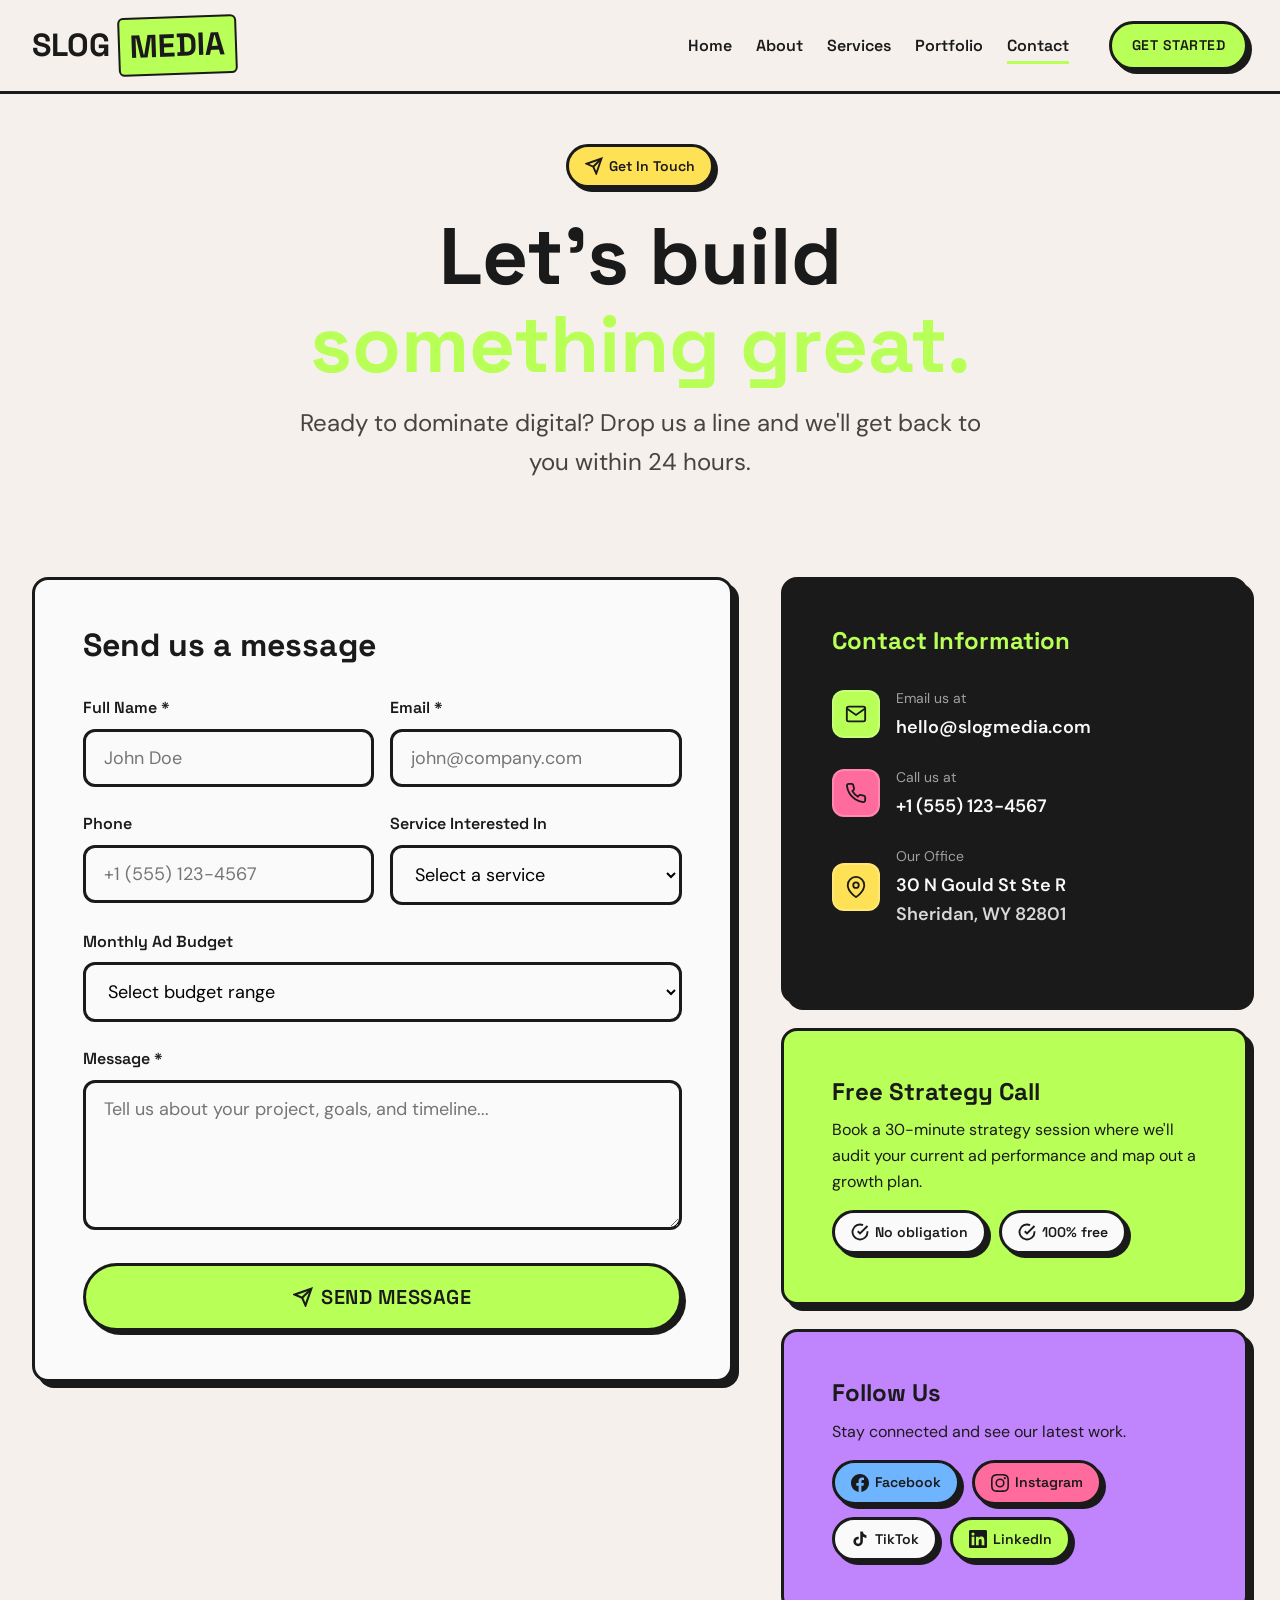
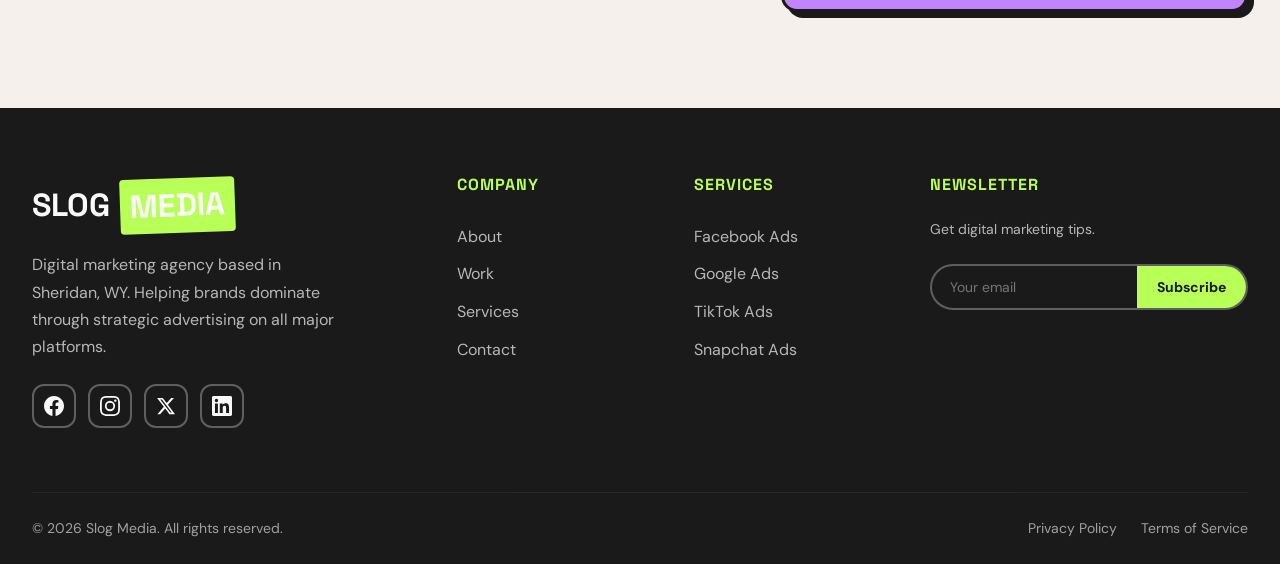
<file: contact/index.html>
<!DOCTYPE html>
<html lang="en">
<head>
  <meta charset="UTF-8">
  <meta name="viewport" content="width=device-width, initial-scale=1.0">
  <title>Contact Us — Get a Free Strategy Call | Slog Media</title>
  <meta name="description" content="Get in touch with Slog Media. Book a free strategy call or send us a message about your next digital advertising campaign.">
  <link rel="canonical" href="https://slogmedia.com/contact">
  <link rel="stylesheet" href="/styles.css">
  <link rel="icon" type="image/svg+xml" href="data:image/svg+xml,<svg xmlns='http://www.w3.org/2000/svg' viewBox='0 0 100 100'><text y='.9em' font-size='90'>⚡</text></svg>">
</head>
<body>

  <!-- NAVBAR -->
  <nav class="navbar" id="navbar">
    <div class="nav-inner">
      <a href="/" class="nav-logo">SLOG<span>MEDIA</span></a>
      <div class="nav-links" id="nav-links">
        <a href="/" class="nav-link">Home</a>
        <a href="/about" class="nav-link">About</a>
        <a href="/services" class="nav-link">Services</a>
        <a href="/portfolio" class="nav-link">Portfolio</a>
        <a href="/contact" class="nav-link active">Contact</a>
        <a href="/contact" class="btn btn-primary btn-sm nav-cta">Get Started</a>
      </div>
      <div class="hamburger" id="hamburger"><span></span><span></span><span></span></div>
    </div>
  </nav>

  <!-- HERO -->
  <section class="page-hero">
    <div class="container">
      <div class="reveal">
        <span class="badge badge-yellow" style="margin-bottom: var(--space-lg);">
          <svg width="16" height="16" viewBox="0 0 24 24" fill="none" stroke="currentColor" stroke-width="2.5"><path d="M22 2L11 13"/><path d="M22 2l-7 20-4-9-9-4 20-7z"/></svg>
          Get In Touch
        </span>
        <h1>Let's build<br><span style="color: var(--clr-lime);">something great.</span></h1>
        <p>Ready to dominate digital? Drop us a line and we'll get back to you within 24 hours.</p>
      </div>
    </div>
  </section>

  <!-- CONTACT CONTENT -->
  <section class="section" style="padding-top: 0;">
    <div class="container">
      <div class="contact-layout">
        <!-- FORM -->
        <div class="contact-form-wrapper reveal-left">
          <div class="card" style="padding: var(--space-2xl);">
            <h2 style="font-family: var(--ff-heading); font-size: var(--fs-xl); margin-bottom: var(--space-xl);">Send us a message</h2>
            <form id="contact-form">
              <div class="grid grid-2" style="gap: var(--space-md);">
                <div class="form-group">
                  <label class="form-label" for="name">Full Name *</label>
                  <input type="text" id="name" class="form-input" placeholder="John Doe" required>
                  <p class="form-error">Please enter your name</p>
                </div>
                <div class="form-group">
                  <label class="form-label" for="email">Email *</label>
                  <input type="email" id="email" class="form-input" placeholder="john@company.com" required>
                  <p class="form-error">Please enter a valid email</p>
                </div>
              </div>
              <div class="grid grid-2" style="gap: var(--space-md);">
                <div class="form-group">
                  <label class="form-label" for="phone">Phone</label>
                  <input type="tel" id="phone" class="form-input" placeholder="+1 (555) 123-4567">
                </div>
                <div class="form-group">
                  <label class="form-label" for="service">Service Interested In</label>
                  <select id="service" class="form-select">
                    <option value="">Select a service</option>
                    <option value="facebook">Facebook & Instagram Ads</option>
                    <option value="google">Google Ads & YouTube</option>
                    <option value="tiktok">TikTok Ads</option>
                    <option value="snapchat">Snapchat Ads</option>
                    <option value="all">Full-Service (All Platforms)</option>
                    <option value="other">Other</option>
                  </select>
                </div>
              </div>
              <div class="form-group">
                <label class="form-label" for="budget">Monthly Ad Budget</label>
                <select id="budget" class="form-select">
                  <option value="">Select budget range</option>
                  <option value="1k-5k">$1,000 - $5,000</option>
                  <option value="5k-10k">$5,000 - $10,000</option>
                  <option value="10k-25k">$10,000 - $25,000</option>
                  <option value="25k-50k">$25,000 - $50,000</option>
                  <option value="50k+">$50,000+</option>
                </select>
              </div>
              <div class="form-group">
                <label class="form-label" for="message">Message *</label>
                <textarea id="message" class="form-textarea" placeholder="Tell us about your project, goals, and timeline..." required></textarea>
                <p class="form-error">Please enter at least 10 characters</p>
              </div>
              <button type="submit" class="btn btn-primary btn-lg" style="width: 100%; justify-content: center;">
                <svg width="20" height="20" viewBox="0 0 24 24" fill="none" stroke="currentColor" stroke-width="2.5"><path d="M22 2L11 13"/><path d="M22 2l-7 20-4-9-9-4 20-7z"/></svg>
                Send Message
              </button>
            </form>
          </div>
        </div>

        <!-- CONTACT INFO -->
        <div class="contact-info-wrapper reveal-right">
          <div class="card card-black" style="padding: var(--space-2xl); margin-bottom: var(--space-lg);">
            <h3 style="font-family: var(--ff-heading); font-size: var(--fs-lg); margin-bottom: var(--space-xl); color: var(--clr-lime);">Contact Information</h3>
            <div class="contact-info-item">
              <div class="contact-info-icon" style="background: var(--clr-lime); color: var(--clr-black);">
                <svg width="22" height="22" viewBox="0 0 24 24" fill="none" stroke="currentColor" stroke-width="2"><path d="M4 4h16c1.1 0 2 .9 2 2v12c0 1.1-.9 2-2 2H4c-1.1 0-2-.9-2-2V6c0-1.1.9-2 2-2z"/><path d="M22 6l-10 7L2 6"/></svg>
              </div>
              <div>
                <p style="font-size: var(--fs-xs); opacity: 0.6; margin-bottom: 4px;">Email us at</p>
                <a href="mailto:hello@slogmedia.com" style="color: var(--clr-white); font-weight: 600;">hello@slogmedia.com</a>
              </div>
            </div>
            <div class="contact-info-item">
              <div class="contact-info-icon" style="background: var(--clr-pink); color: var(--clr-black);">
                <svg width="22" height="22" viewBox="0 0 24 24" fill="none" stroke="currentColor" stroke-width="2"><path d="M22 16.92v3a2 2 0 01-2.18 2 19.79 19.79 0 01-8.63-3.07 19.5 19.5 0 01-6-6 19.79 19.79 0 01-3.07-8.67A2 2 0 014.11 2h3a2 2 0 012 1.72c.127.96.361 1.903.7 2.81a2 2 0 01-.45 2.11L8.09 9.91a16 16 0 006 6l1.27-1.27a2 2 0 012.11-.45c.907.339 1.85.573 2.81.7A2 2 0 0122 16.92z"/></svg>
              </div>
              <div>
                <p style="font-size: var(--fs-xs); opacity: 0.6; margin-bottom: 4px;">Call us at</p>
                <a href="tel:+15551234567" style="color: var(--clr-white); font-weight: 600;">+1 (555) 123-4567</a>
              </div>
            </div>
            <div class="contact-info-item">
              <div class="contact-info-icon" style="background: var(--clr-yellow); color: var(--clr-black);">
                <svg width="22" height="22" viewBox="0 0 24 24" fill="none" stroke="currentColor" stroke-width="2"><path d="M21 10c0 7-9 13-9 13s-9-6-9-13a9 9 0 0118 0z"/><circle cx="12" cy="10" r="3"/></svg>
              </div>
              <div>
                <p style="font-size: var(--fs-xs); opacity: 0.6; margin-bottom: 4px;">Our Office</p>
                <p style="color: var(--clr-white); font-weight: 600;">30 N Gould St Ste R</p>
                <p style="color: var(--clr-white); font-weight: 600; opacity: 0.85;">Sheridan, WY 82801</p>
              </div>
            </div>
          </div>

          <div class="card card-lime" style="padding: var(--space-2xl); margin-bottom: var(--space-lg);">
            <h3 style="font-family: var(--ff-heading); font-size: var(--fs-lg); margin-bottom: var(--space-sm);">Free Strategy Call</h3>
            <p style="margin-bottom: var(--space-md); font-size: var(--fs-sm);">Book a 30-minute strategy session where we'll audit your current ad performance and map out a growth plan.</p>
            <div class="flex gap-sm flex-wrap">
              <span class="badge">
                <svg width="14" height="14" viewBox="0 0 24 24" fill="none" stroke="currentColor" stroke-width="2.5"><path d="M22 11.08V12a10 10 0 11-5.93-9.14"/><path d="M22 4L12 14.01l-3-3"/></svg>
                No obligation
              </span>
              <span class="badge">
                <svg width="14" height="14" viewBox="0 0 24 24" fill="none" stroke="currentColor" stroke-width="2.5"><path d="M22 11.08V12a10 10 0 11-5.93-9.14"/><path d="M22 4L12 14.01l-3-3"/></svg>
                100% free
              </span>
            </div>
          </div>

          <div class="card card-purple" style="padding: var(--space-2xl);">
            <h3 style="font-family: var(--ff-heading); font-size: var(--fs-lg); margin-bottom: var(--space-sm);">Follow Us</h3>
            <p style="margin-bottom: var(--space-md); font-size: var(--fs-sm);">Stay connected and see our latest work.</p>
            <div class="flex gap-sm flex-wrap">
              <a href="#" class="badge badge-blue" style="cursor: pointer;">
                <svg width="16" height="16" viewBox="0 0 24 24" fill="currentColor"><path d="M24 12.073c0-6.627-5.373-12-12-12s-12 5.373-12 12c0 5.99 4.388 10.954 10.125 11.854v-8.385H7.078v-3.47h3.047V9.43c0-3.007 1.792-4.669 4.533-4.669 1.312 0 2.686.235 2.686.235v2.953H15.83c-1.491 0-1.956.925-1.956 1.874v2.25h3.328l-.532 3.47h-2.796v8.385C19.612 23.027 24 18.062 24 12.073z"/></svg>
                Facebook
              </a>
              <a href="#" class="badge badge-pink" style="cursor: pointer;">
                <svg width="16" height="16" viewBox="0 0 24 24" fill="currentColor"><path d="M12 2.163c3.204 0 3.584.012 4.85.07 3.252.148 4.771 1.691 4.919 4.919.058 1.265.069 1.645.069 4.849 0 3.205-.012 3.584-.069 4.849-.149 3.225-1.664 4.771-4.919 4.919-1.266.058-1.644.07-4.85.07-3.204 0-3.584-.012-4.849-.07-3.26-.149-4.771-1.699-4.919-4.92-.058-1.265-.07-1.644-.07-4.849 0-3.204.013-3.583.07-4.849.149-3.227 1.664-4.771 4.919-4.919 1.266-.057 1.645-.069 4.849-.069zM12 0C8.741 0 8.333.014 7.053.072 2.695.272.273 2.69.073 7.052.014 8.333 0 8.741 0 12c0 3.259.014 3.668.072 4.948.2 4.358 2.618 6.78 6.98 6.98C8.333 23.986 8.741 24 12 24c3.259 0 3.668-.014 4.948-.072 4.354-.2 6.782-2.618 6.979-6.98.059-1.28.073-1.689.073-4.948 0-3.259-.014-3.667-.072-4.947-.196-4.354-2.617-6.78-6.979-6.98C15.668.014 15.259 0 12 0zm0 5.838a6.162 6.162 0 100 12.324 6.162 6.162 0 000-12.324zM12 16a4 4 0 110-8 4 4 0 010 8zm6.406-11.845a1.44 1.44 0 100 2.881 1.44 1.44 0 000-2.881z"/></svg>
                Instagram
              </a>
              <a href="#" class="badge" style="cursor: pointer;">
                <svg width="16" height="16" viewBox="0 0 24 24" fill="currentColor"><path d="M19.59 6.69a4.83 4.83 0 01-3.77-4.25V2h-3.45v13.67a2.89 2.89 0 01-2.88 2.5 2.89 2.89 0 01-2.89-2.89 2.89 2.89 0 012.89-2.89c.28 0 .54.04.79.1v-3.5a6.37 6.37 0 00-.79-.05A6.34 6.34 0 003.15 15.2a6.34 6.34 0 006.34 6.34 6.34 6.34 0 006.34-6.34V9.05a8.27 8.27 0 004.76 1.51V7.12a4.82 4.82 0 01-1-.43z"/></svg>
                TikTok
              </a>
              <a href="#" class="badge badge-lime" style="cursor: pointer;">
                <svg width="16" height="16" viewBox="0 0 24 24" fill="currentColor"><path d="M20.447 20.452h-3.554v-5.569c0-1.328-.027-3.037-1.852-3.037-1.853 0-2.136 1.445-2.136 2.939v5.667H9.351V9h3.414v1.561h.046c.477-.9 1.637-1.85 3.37-1.85 3.601 0 4.267 2.37 4.267 5.455v6.286zM5.337 7.433a2.064 2.064 0 110-4.128 2.064 2.064 0 010 4.128zm1.782 13.019H3.555V9h3.564v11.452zM22.225 0H1.771C.792 0 0 .774 0 1.729v20.542C0 23.227.792 24 1.771 24h20.451C23.2 24 24 23.227 24 22.271V1.729C24 .774 23.2 0 22.222 0h.003z"/></svg>
                LinkedIn
              </a>
            </div>
          </div>
        </div>
      </div>
    </div>
  </section>

  <!-- FOOTER -->
  <footer class="footer">
    <div class="container">
      <div class="footer-top">
        <div class="footer-brand">
          <div class="nav-logo">SLOG<span>MEDIA</span></div>
          <p>Digital marketing agency based in Sheridan, WY. Helping brands dominate through strategic advertising on all major platforms.</p>
          <div class="footer-social">
            <a href="#" aria-label="Facebook"><svg width="20" height="20" viewBox="0 0 24 24" fill="currentColor"><path d="M24 12.073c0-6.627-5.373-12-12-12s-12 5.373-12 12c0 5.99 4.388 10.954 10.125 11.854v-8.385H7.078v-3.47h3.047V9.43c0-3.007 1.792-4.669 4.533-4.669 1.312 0 2.686.235 2.686.235v2.953H15.83c-1.491 0-1.956.925-1.956 1.874v2.25h3.328l-.532 3.47h-2.796v8.385C19.612 23.027 24 18.062 24 12.073z"/></svg></a>
            <a href="#" aria-label="Instagram"><svg width="20" height="20" viewBox="0 0 24 24" fill="currentColor"><path d="M12 2.163c3.204 0 3.584.012 4.85.07 3.252.148 4.771 1.691 4.919 4.919.058 1.265.069 1.645.069 4.849 0 3.205-.012 3.584-.069 4.849-.149 3.225-1.664 4.771-4.919 4.919-1.266.058-1.644.07-4.85.07-3.204 0-3.584-.012-4.849-.07-3.26-.149-4.771-1.699-4.919-4.92-.058-1.265-.07-1.644-.07-4.849 0-3.204.013-3.583.07-4.849.149-3.227 1.664-4.771 4.919-4.919 1.266-.057 1.645-.069 4.849-.069zM12 0C8.741 0 8.333.014 7.053.072 2.695.272.273 2.69.073 7.052.014 8.333 0 8.741 0 12c0 3.259.014 3.668.072 4.948.2 4.358 2.618 6.78 6.98 6.98C8.333 23.986 8.741 24 12 24c3.259 0 3.668-.014 4.948-.072 4.354-.2 6.782-2.618 6.979-6.98.059-1.28.073-1.689.073-4.948 0-3.259-.014-3.667-.072-4.947-.196-4.354-2.617-6.78-6.979-6.98C15.668.014 15.259 0 12 0zm0 5.838a6.162 6.162 0 100 12.324 6.162 6.162 0 000-12.324zM12 16a4 4 0 110-8 4 4 0 010 8zm6.406-11.845a1.44 1.44 0 100 2.881 1.44 1.44 0 000-2.881z"/></svg></a>
            <a href="#" aria-label="X"><svg width="20" height="20" viewBox="0 0 24 24" fill="currentColor"><path d="M18.244 2.25h3.308l-7.227 8.26 8.502 11.24H16.17l-5.214-6.817L4.99 21.75H1.68l7.73-8.835L1.254 2.25H8.08l4.713 6.231zm-1.161 17.52h1.833L7.084 4.126H5.117z"/></svg></a>
            <a href="#" aria-label="LinkedIn"><svg width="20" height="20" viewBox="0 0 24 24" fill="currentColor"><path d="M20.447 20.452h-3.554v-5.569c0-1.328-.027-3.037-1.852-3.037-1.853 0-2.136 1.445-2.136 2.939v5.667H9.351V9h3.414v1.561h.046c.477-.9 1.637-1.85 3.37-1.85 3.601 0 4.267 2.37 4.267 5.455v6.286zM5.337 7.433a2.064 2.064 0 110-4.128 2.064 2.064 0 010 4.128zm1.782 13.019H3.555V9h3.564v11.452zM22.225 0H1.771C.792 0 0 .774 0 1.729v20.542C0 23.227.792 24 1.771 24h20.451C23.2 24 24 23.227 24 22.271V1.729C24 .774 23.2 0 22.222 0h.003z"/></svg></a>
          </div>
        </div>
        <div class="footer-col"><h4>Company</h4><a href="/about">About</a><a href="/portfolio">Work</a><a href="/services">Services</a><a href="/contact">Contact</a></div>
        <div class="footer-col"><h4>Services</h4><a href="/services">Facebook Ads</a><a href="/services">Google Ads</a><a href="/services">TikTok Ads</a><a href="/services">Snapchat Ads</a></div>
        <div class="footer-col"><h4>Newsletter</h4><p style="font-size:var(--fs-xs);opacity:0.7;margin-bottom:var(--space-md);">Get digital marketing tips.</p><div class="footer-newsletter"><form class="footer-newsletter-form" onsubmit="event.preventDefault();this.querySelector('button').textContent='Done ✓';"><input type="email" placeholder="Your email" required><button type="submit">Subscribe</button></form></div></div>
      </div>
      <div class="footer-bottom"><p>&copy; 2026 Slog Media. All rights reserved.</p><div class="footer-bottom-links"><a href="/privacy">Privacy Policy</a><a href="/terms">Terms of Service</a></div></div>
    </div>
  </footer>
  <script src="/main.js"></script>
</body>
</html>
</file>
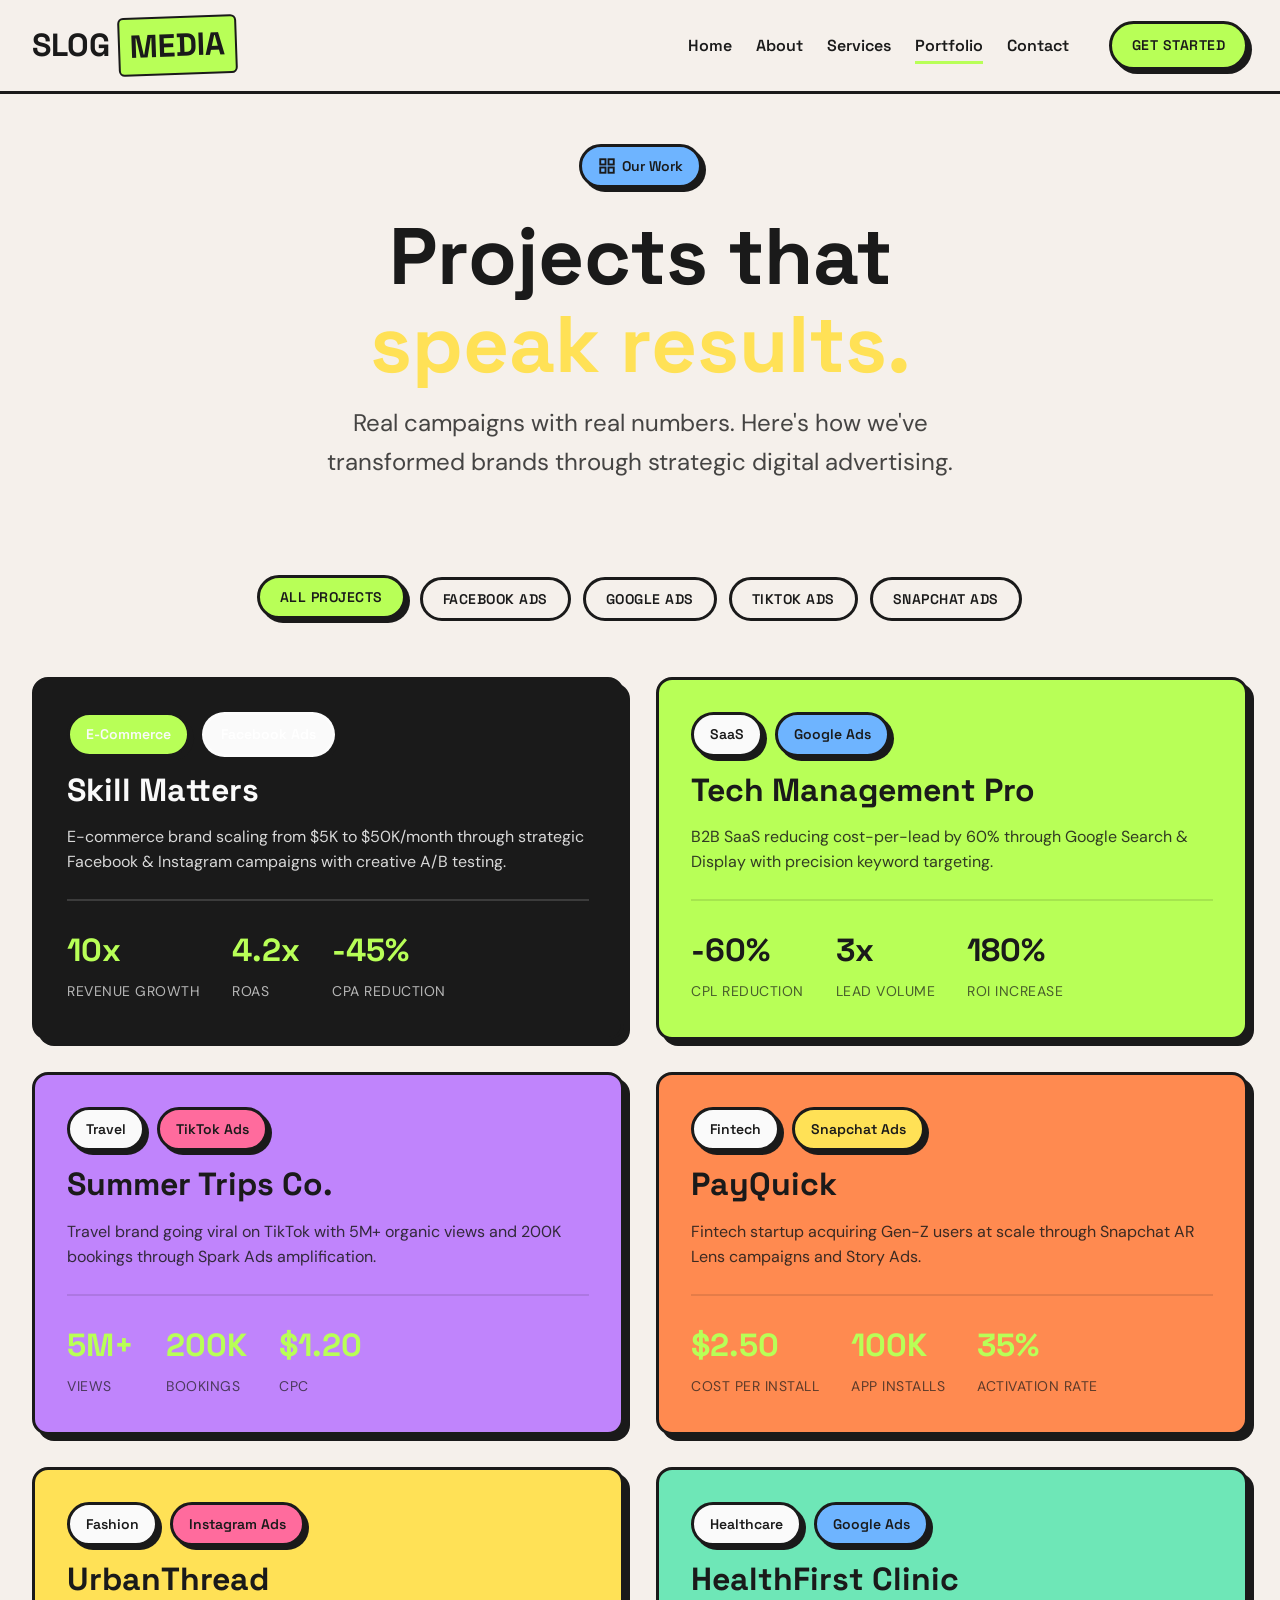
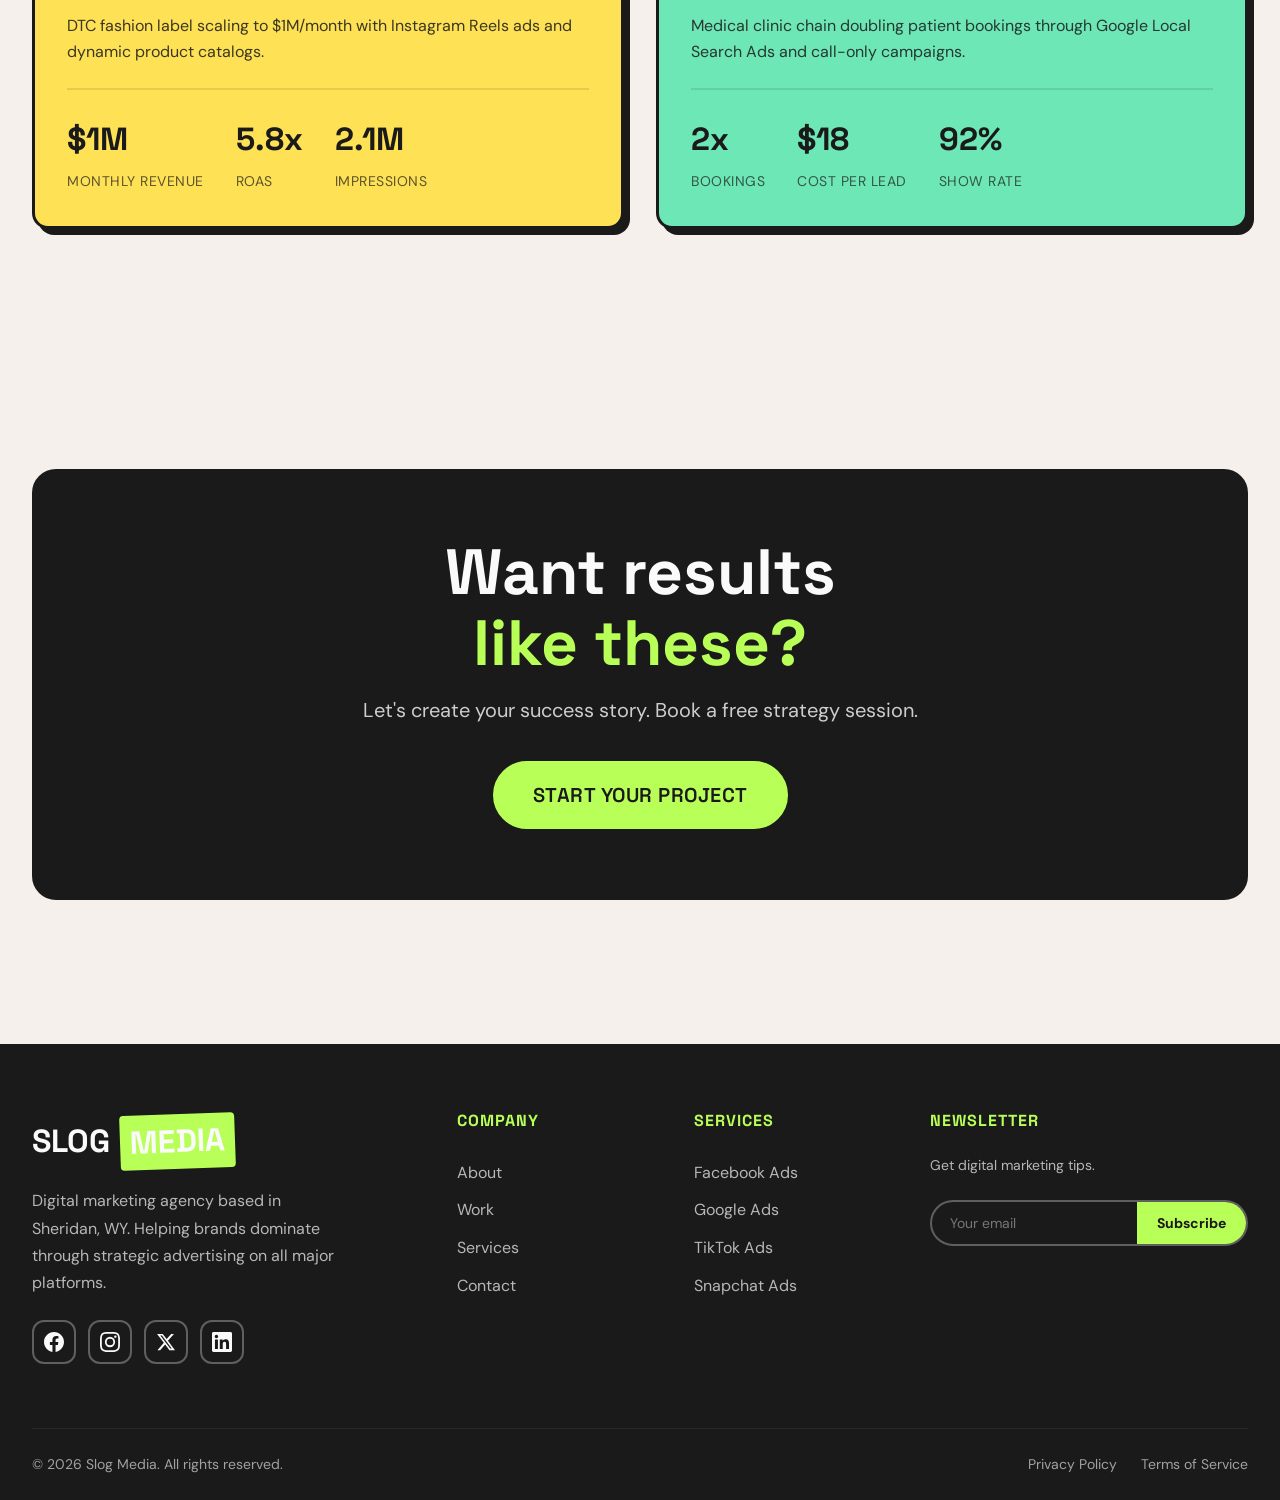
<file: portfolio/index.html>
<!DOCTYPE html>
<html lang="en">
<head>
  <meta charset="UTF-8">
  <meta name="viewport" content="width=device-width, initial-scale=1.0">
  <title>Portfolio — Our Best Work & Case Studies | Slog Media</title>
  <meta name="description" content="See our best digital advertising campaigns and case studies. Real results from real campaigns on Facebook, Google, TikTok & more.">
  <link rel="canonical" href="https://slogmedia.com/portfolio">
  <link rel="stylesheet" href="/styles.css">
  <link rel="icon" type="image/svg+xml" href="data:image/svg+xml,<svg xmlns='http://www.w3.org/2000/svg' viewBox='0 0 100 100'><text y='.9em' font-size='90'>⚡</text></svg>">
</head>
<body>

  <!-- NAVBAR -->
  <nav class="navbar" id="navbar">
    <div class="nav-inner">
      <a href="/" class="nav-logo">SLOG<span>MEDIA</span></a>
      <div class="nav-links" id="nav-links">
        <a href="/" class="nav-link">Home</a>
        <a href="/about" class="nav-link">About</a>
        <a href="/services" class="nav-link">Services</a>
        <a href="/portfolio" class="nav-link active">Portfolio</a>
        <a href="/contact" class="nav-link">Contact</a>
        <a href="/contact" class="btn btn-primary btn-sm nav-cta">Get Started</a>
      </div>
      <div class="hamburger" id="hamburger"><span></span><span></span><span></span></div>
    </div>
  </nav>

  <!-- HERO -->
  <section class="page-hero">
    <div class="container">
      <div class="reveal">
        <span class="badge badge-blue" style="margin-bottom: var(--space-lg);">
          <svg width="16" height="16" viewBox="0 0 24 24" fill="none" stroke="currentColor" stroke-width="2.5"><rect x="3" y="3" width="7" height="7"/><rect x="14" y="3" width="7" height="7"/><rect x="14" y="14" width="7" height="7"/><rect x="3" y="14" width="7" height="7"/></svg>
          Our Work
        </span>
        <h1>Projects that<br><span style="color: var(--clr-yellow);">speak results.</span></h1>
        <p>Real campaigns with real numbers. Here's how we've transformed brands through strategic digital advertising.</p>
      </div>
    </div>
  </section>

  <!-- FILTER TABS -->
  <section style="padding-bottom: var(--space-xl);">
    <div class="container">
      <div class="portfolio-filters flex-center gap-sm flex-wrap reveal">
        <button class="btn btn-primary btn-sm filter-btn active" data-filter="all">All Projects</button>
        <button class="btn btn-outline btn-sm filter-btn" data-filter="facebook">Facebook Ads</button>
        <button class="btn btn-outline btn-sm filter-btn" data-filter="google">Google Ads</button>
        <button class="btn btn-outline btn-sm filter-btn" data-filter="tiktok">TikTok Ads</button>
        <button class="btn btn-outline btn-sm filter-btn" data-filter="snapchat">Snapchat Ads</button>
      </div>
    </div>
  </section>

  <!-- PROJECTS GRID -->
  <section class="section" style="padding-top: 0;">
    <div class="container">
      <div class="portfolio-grid-full">

        <div class="portfolio-card card card-black reveal" data-category="facebook">
          <div class="portfolio-card-header"><span class="badge badge-lime">E-Commerce</span><span class="badge" style="border-color: rgba(255,255,255,.3); color: #fff;">Facebook Ads</span></div>
          <h3 class="card-title" style="font-size: var(--fs-xl); margin: var(--space-md) 0;">Skill Matters</h3>
          <p class="card-text">E-commerce brand scaling from $5K to $50K/month through strategic Facebook & Instagram campaigns with creative A/B testing.</p>
          <div class="portfolio-stats"><div class="portfolio-stat"><span class="portfolio-stat-value">10x</span><span class="portfolio-stat-label">Revenue Growth</span></div><div class="portfolio-stat"><span class="portfolio-stat-value">4.2x</span><span class="portfolio-stat-label">ROAS</span></div><div class="portfolio-stat"><span class="portfolio-stat-value">-45%</span><span class="portfolio-stat-label">CPA Reduction</span></div></div>
        </div>

        <div class="portfolio-card card card-lime reveal" data-category="google">
          <div class="portfolio-card-header"><span class="badge">SaaS</span><span class="badge badge-blue">Google Ads</span></div>
          <h3 class="card-title" style="font-size: var(--fs-xl); margin: var(--space-md) 0;">Tech Management Pro</h3>
          <p class="card-text">B2B SaaS reducing cost-per-lead by 60% through Google Search & Display with precision keyword targeting.</p>
          <div class="portfolio-stats"><div class="portfolio-stat"><span class="portfolio-stat-value">-60%</span><span class="portfolio-stat-label">CPL Reduction</span></div><div class="portfolio-stat"><span class="portfolio-stat-value">3x</span><span class="portfolio-stat-label">Lead Volume</span></div><div class="portfolio-stat"><span class="portfolio-stat-value">180%</span><span class="portfolio-stat-label">ROI Increase</span></div></div>
        </div>

        <div class="portfolio-card card card-purple reveal" data-category="tiktok">
          <div class="portfolio-card-header"><span class="badge">Travel</span><span class="badge badge-pink">TikTok Ads</span></div>
          <h3 class="card-title" style="font-size: var(--fs-xl); margin: var(--space-md) 0;">Summer Trips Co.</h3>
          <p class="card-text">Travel brand going viral on TikTok with 5M+ organic views and 200K bookings through Spark Ads amplification.</p>
          <div class="portfolio-stats"><div class="portfolio-stat"><span class="portfolio-stat-value">5M+</span><span class="portfolio-stat-label">Views</span></div><div class="portfolio-stat"><span class="portfolio-stat-value">200K</span><span class="portfolio-stat-label">Bookings</span></div><div class="portfolio-stat"><span class="portfolio-stat-value">$1.20</span><span class="portfolio-stat-label">CPC</span></div></div>
        </div>

        <div class="portfolio-card card card-orange reveal" data-category="snapchat">
          <div class="portfolio-card-header"><span class="badge">Fintech</span><span class="badge badge-yellow">Snapchat Ads</span></div>
          <h3 class="card-title" style="font-size: var(--fs-xl); margin: var(--space-md) 0;">PayQuick</h3>
          <p class="card-text">Fintech startup acquiring Gen-Z users at scale through Snapchat AR Lens campaigns and Story Ads.</p>
          <div class="portfolio-stats"><div class="portfolio-stat"><span class="portfolio-stat-value">$2.50</span><span class="portfolio-stat-label">Cost Per Install</span></div><div class="portfolio-stat"><span class="portfolio-stat-value">100K</span><span class="portfolio-stat-label">App Installs</span></div><div class="portfolio-stat"><span class="portfolio-stat-value">35%</span><span class="portfolio-stat-label">Activation Rate</span></div></div>
        </div>

        <div class="portfolio-card card card-yellow reveal" data-category="facebook">
          <div class="portfolio-card-header"><span class="badge">Fashion</span><span class="badge badge-pink">Instagram Ads</span></div>
          <h3 class="card-title" style="font-size: var(--fs-xl); margin: var(--space-md) 0;">UrbanThread</h3>
          <p class="card-text">DTC fashion label scaling to $1M/month with Instagram Reels ads and dynamic product catalogs.</p>
          <div class="portfolio-stats"><div class="portfolio-stat"><span class="portfolio-stat-value">$1M</span><span class="portfolio-stat-label">Monthly Revenue</span></div><div class="portfolio-stat"><span class="portfolio-stat-value">5.8x</span><span class="portfolio-stat-label">ROAS</span></div><div class="portfolio-stat"><span class="portfolio-stat-value">2.1M</span><span class="portfolio-stat-label">Impressions</span></div></div>
        </div>

        <div class="portfolio-card card card-mint reveal" data-category="google">
          <div class="portfolio-card-header"><span class="badge">Healthcare</span><span class="badge badge-blue">Google Ads</span></div>
          <h3 class="card-title" style="font-size: var(--fs-xl); margin: var(--space-md) 0;">HealthFirst Clinic</h3>
          <p class="card-text">Medical clinic chain doubling patient bookings through Google Local Search Ads and call-only campaigns.</p>
          <div class="portfolio-stats"><div class="portfolio-stat"><span class="portfolio-stat-value">2x</span><span class="portfolio-stat-label">Bookings</span></div><div class="portfolio-stat"><span class="portfolio-stat-value">$18</span><span class="portfolio-stat-label">Cost Per Lead</span></div><div class="portfolio-stat"><span class="portfolio-stat-value">92%</span><span class="portfolio-stat-label">Show Rate</span></div></div>
        </div>

      </div>
    </div>
  </section>

  <!-- CTA -->
  <section class="section">
    <div class="container">
      <div class="cta-section reveal">
        <h2>Want results<br><span style="color: var(--clr-lime);">like these?</span></h2>
        <p>Let's create your success story. Book a free strategy session.</p>
        <a href="/contact" class="btn btn-primary btn-lg">Start Your Project</a>
      </div>
    </div>
  </section>

  <!-- FOOTER -->
  <footer class="footer">
    <div class="container">
      <div class="footer-top">
        <div class="footer-brand">
          <div class="nav-logo">SLOG<span>MEDIA</span></div>
          <p>Digital marketing agency based in Sheridan, WY. Helping brands dominate through strategic advertising on all major platforms.</p>
          <div class="footer-social">
            <a href="#" aria-label="Facebook"><svg width="20" height="20" viewBox="0 0 24 24" fill="currentColor"><path d="M24 12.073c0-6.627-5.373-12-12-12s-12 5.373-12 12c0 5.99 4.388 10.954 10.125 11.854v-8.385H7.078v-3.47h3.047V9.43c0-3.007 1.792-4.669 4.533-4.669 1.312 0 2.686.235 2.686.235v2.953H15.83c-1.491 0-1.956.925-1.956 1.874v2.25h3.328l-.532 3.47h-2.796v8.385C19.612 23.027 24 18.062 24 12.073z"/></svg></a>
            <a href="#" aria-label="Instagram"><svg width="20" height="20" viewBox="0 0 24 24" fill="currentColor"><path d="M12 2.163c3.204 0 3.584.012 4.85.07 3.252.148 4.771 1.691 4.919 4.919.058 1.265.069 1.645.069 4.849 0 3.205-.012 3.584-.069 4.849-.149 3.225-1.664 4.771-4.919 4.919-1.266.058-1.644.07-4.85.07-3.204 0-3.584-.012-4.849-.07-3.26-.149-4.771-1.699-4.919-4.92-.058-1.265-.07-1.644-.07-4.849 0-3.204.013-3.583.07-4.849.149-3.227 1.664-4.771 4.919-4.919 1.266-.057 1.645-.069 4.849-.069zM12 0C8.741 0 8.333.014 7.053.072 2.695.272.273 2.69.073 7.052.014 8.333 0 8.741 0 12c0 3.259.014 3.668.072 4.948.2 4.358 2.618 6.78 6.98 6.98C8.333 23.986 8.741 24 12 24c3.259 0 3.668-.014 4.948-.072 4.354-.2 6.782-2.618 6.979-6.98.059-1.28.073-1.689.073-4.948 0-3.259-.014-3.667-.072-4.947-.196-4.354-2.617-6.78-6.979-6.98C15.668.014 15.259 0 12 0zm0 5.838a6.162 6.162 0 100 12.324 6.162 6.162 0 000-12.324zM12 16a4 4 0 110-8 4 4 0 010 8zm6.406-11.845a1.44 1.44 0 100 2.881 1.44 1.44 0 000-2.881z"/></svg></a>
            <a href="#" aria-label="X"><svg width="20" height="20" viewBox="0 0 24 24" fill="currentColor"><path d="M18.244 2.25h3.308l-7.227 8.26 8.502 11.24H16.17l-5.214-6.817L4.99 21.75H1.68l7.73-8.835L1.254 2.25H8.08l4.713 6.231zm-1.161 17.52h1.833L7.084 4.126H5.117z"/></svg></a>
            <a href="#" aria-label="LinkedIn"><svg width="20" height="20" viewBox="0 0 24 24" fill="currentColor"><path d="M20.447 20.452h-3.554v-5.569c0-1.328-.027-3.037-1.852-3.037-1.853 0-2.136 1.445-2.136 2.939v5.667H9.351V9h3.414v1.561h.046c.477-.9 1.637-1.85 3.37-1.85 3.601 0 4.267 2.37 4.267 5.455v6.286zM5.337 7.433c-1.144 0-2.063-.926-2.063-2.065 0-1.138.92-2.063 2.063-2.063 1.14 0 2.064.925 2.064 2.063 0 1.139-.925 2.065-2.064 2.065zm1.782 13.019H3.555V9h3.564v11.452zM22.225 0H1.771C.792 0 0 .774 0 1.729v20.542C0 23.227.792 24 1.771 24h20.451C23.2 24 24 23.227 24 22.271V1.729C24 .774 23.2 0 22.222 0h.003z"/></svg></a>
          </div>
        </div>
        <div class="footer-col"><h4>Company</h4><a href="/about">About</a><a href="/portfolio">Work</a><a href="/services">Services</a><a href="/contact">Contact</a></div>
        <div class="footer-col"><h4>Services</h4><a href="/services">Facebook Ads</a><a href="/services">Google Ads</a><a href="/services">TikTok Ads</a><a href="/services">Snapchat Ads</a></div>
        <div class="footer-col"><h4>Newsletter</h4><p style="font-size:var(--fs-xs);opacity:0.7;margin-bottom:var(--space-md);">Get digital marketing tips.</p><div class="footer-newsletter"><form class="footer-newsletter-form" onsubmit="event.preventDefault();this.querySelector('button').textContent='Done ✓';"><input type="email" placeholder="Your email" required><button type="submit">Subscribe</button></form></div></div>
      </div>
      <div class="footer-bottom"><p>&copy; 2026 Slog Media. All rights reserved.</p><div class="footer-bottom-links"><a href="/privacy">Privacy Policy</a><a href="/terms">Terms of Service</a></div></div>
    </div>
  </footer>

  <script src="/main.js"></script>
  <script>
    // Portfolio filter
    document.querySelectorAll('.filter-btn').forEach(btn => {
      btn.addEventListener('click', () => {
        document.querySelectorAll('.filter-btn').forEach(b => {
          b.classList.remove('active');
          b.className = b.className.replace('btn-primary','btn-outline');
        });
        btn.classList.add('active');
        btn.className = btn.className.replace('btn-outline','btn-primary');
        const filter = btn.dataset.filter;
        document.querySelectorAll('.portfolio-card').forEach(card => {
          if (filter === 'all' || card.dataset.category === filter) {
            card.style.display = '';
            card.style.opacity = '0';
            requestAnimationFrame(() => { card.style.opacity = '1'; });
          } else {
            card.style.display = 'none';
          }
        });
      });
    });
  </script>
</body>
</html>
</file>
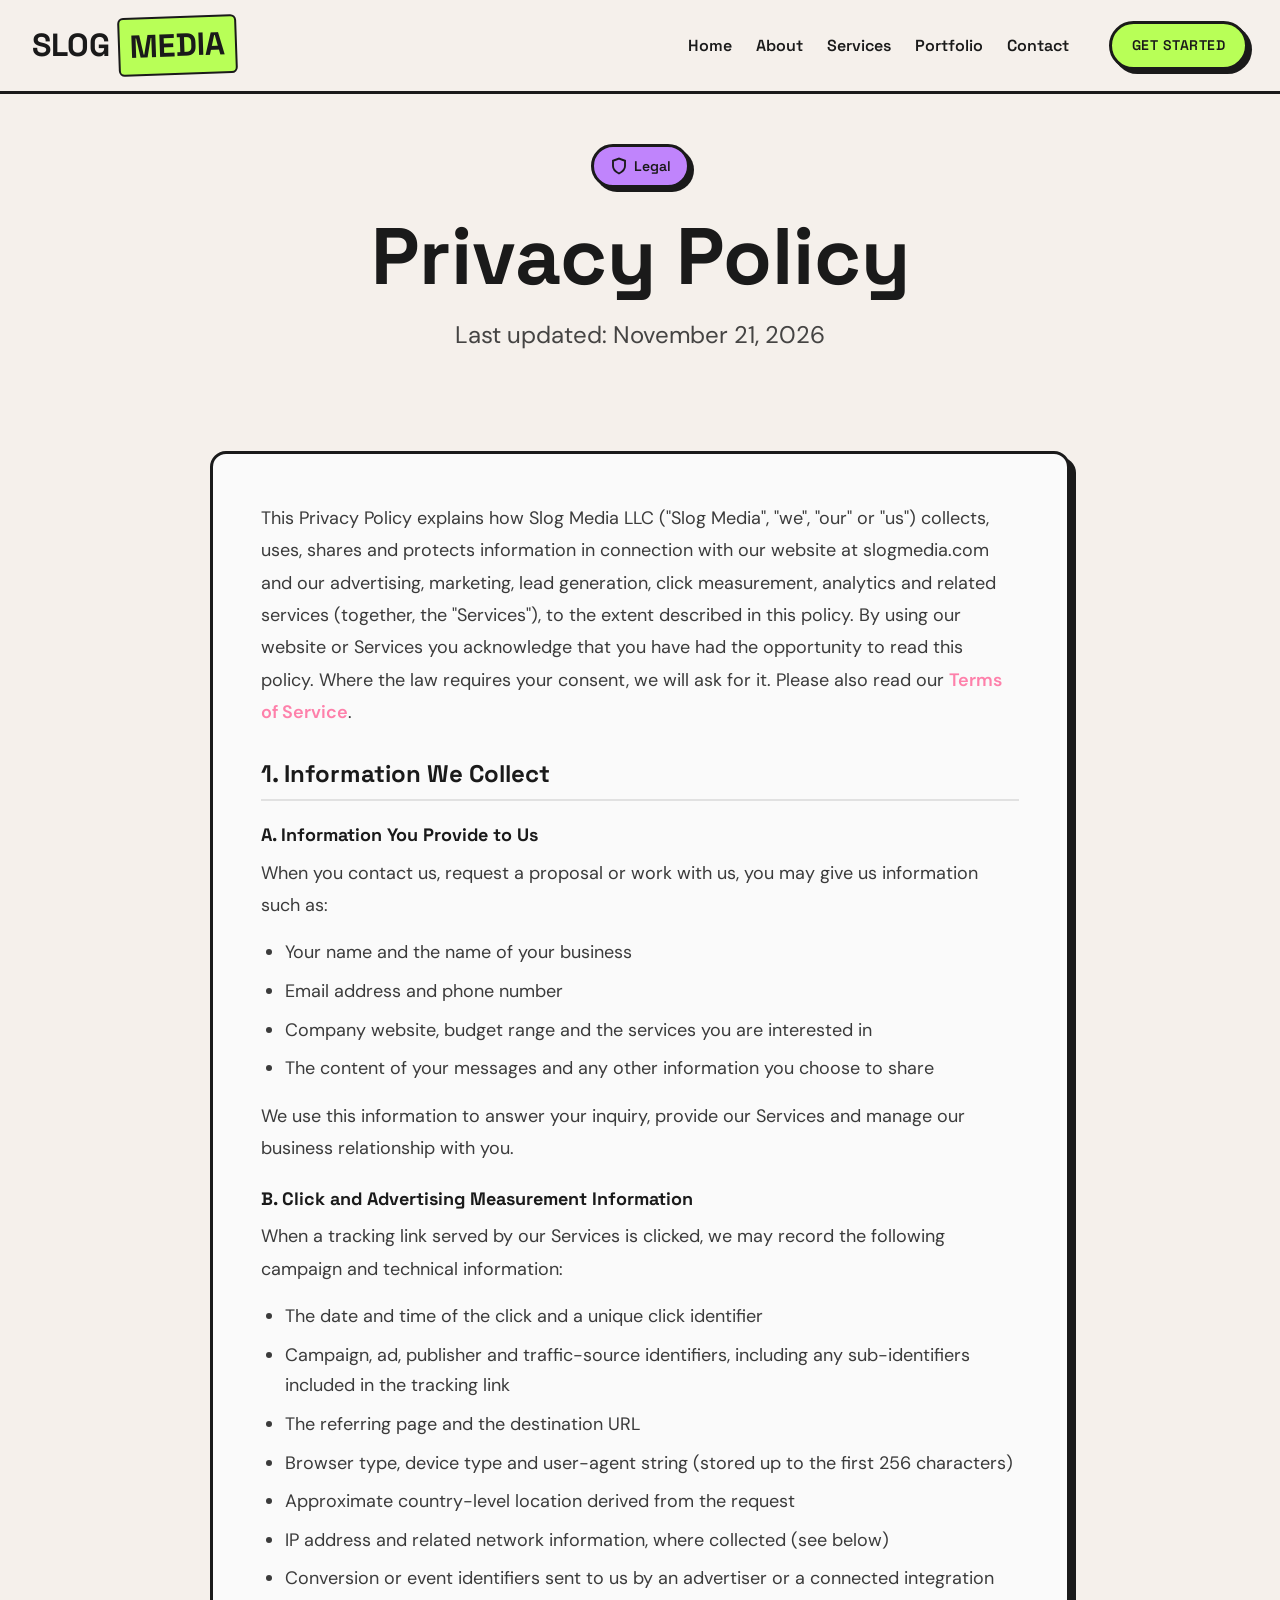
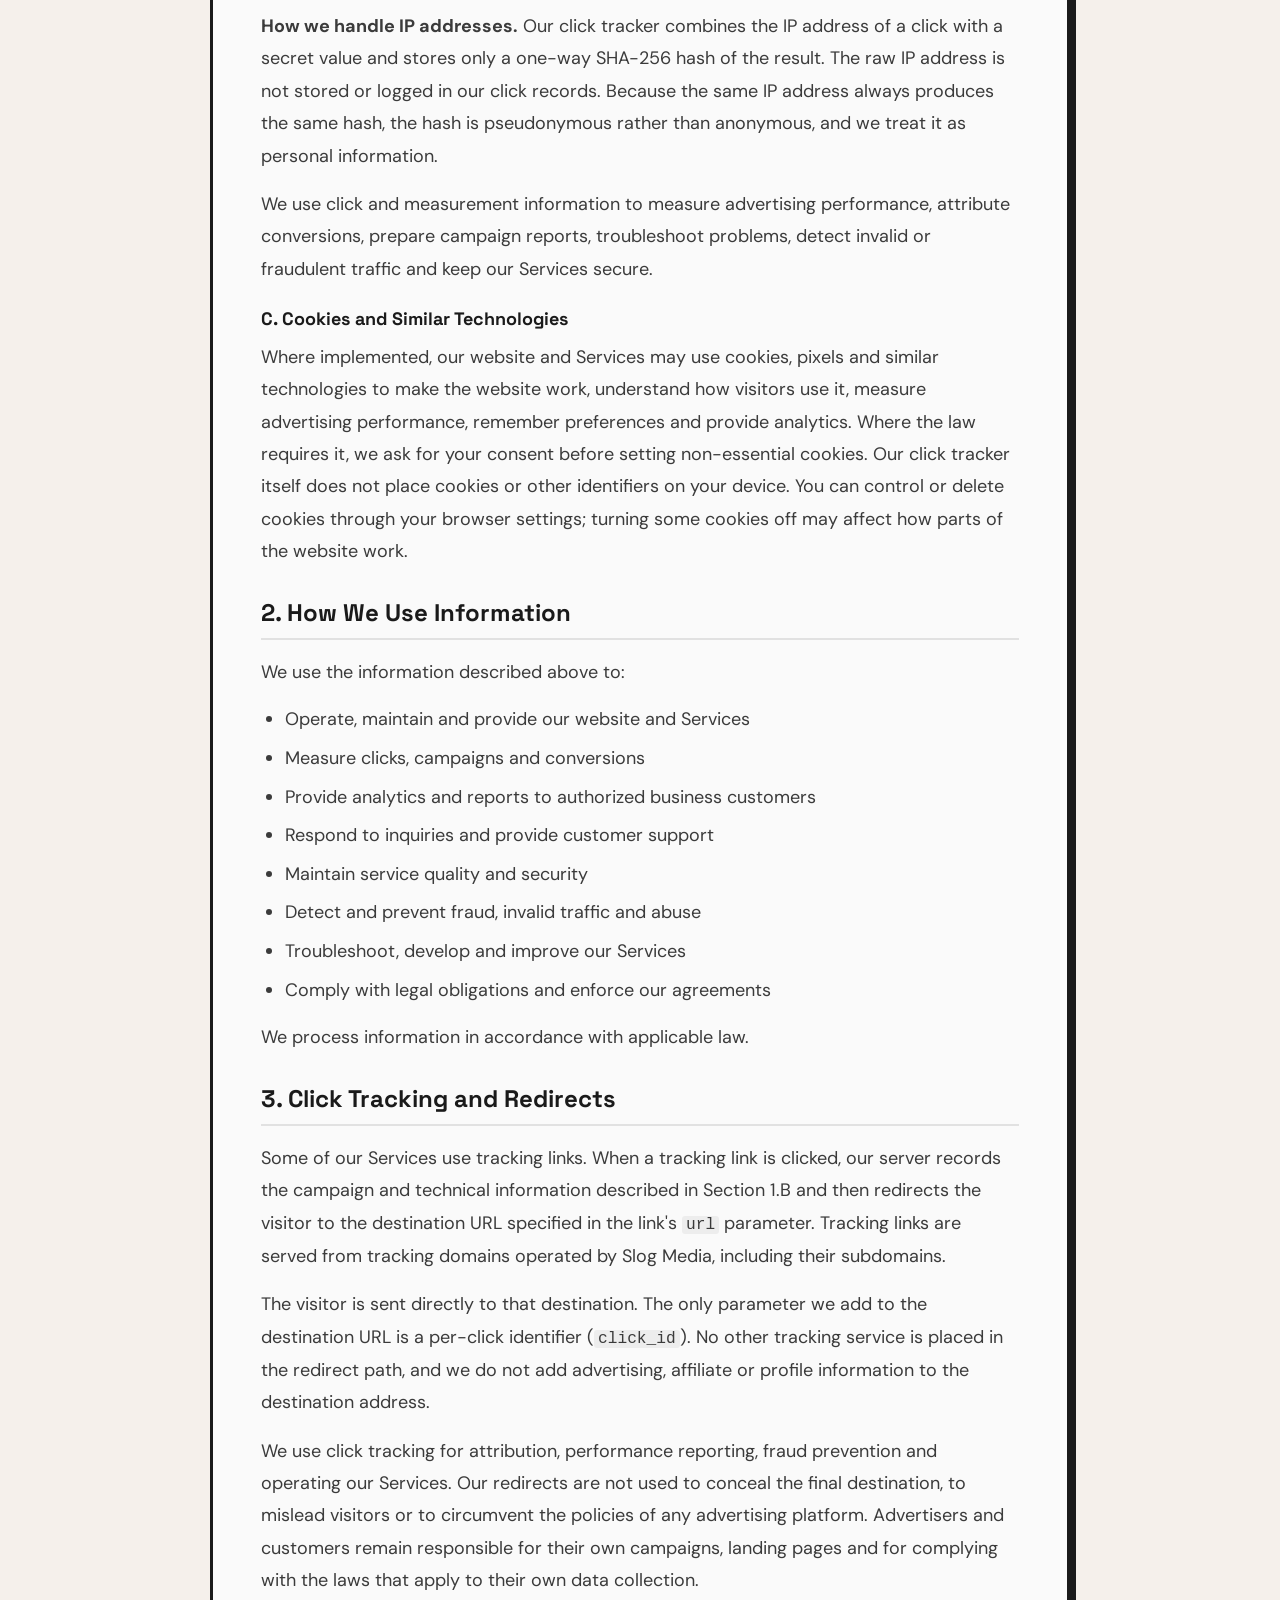
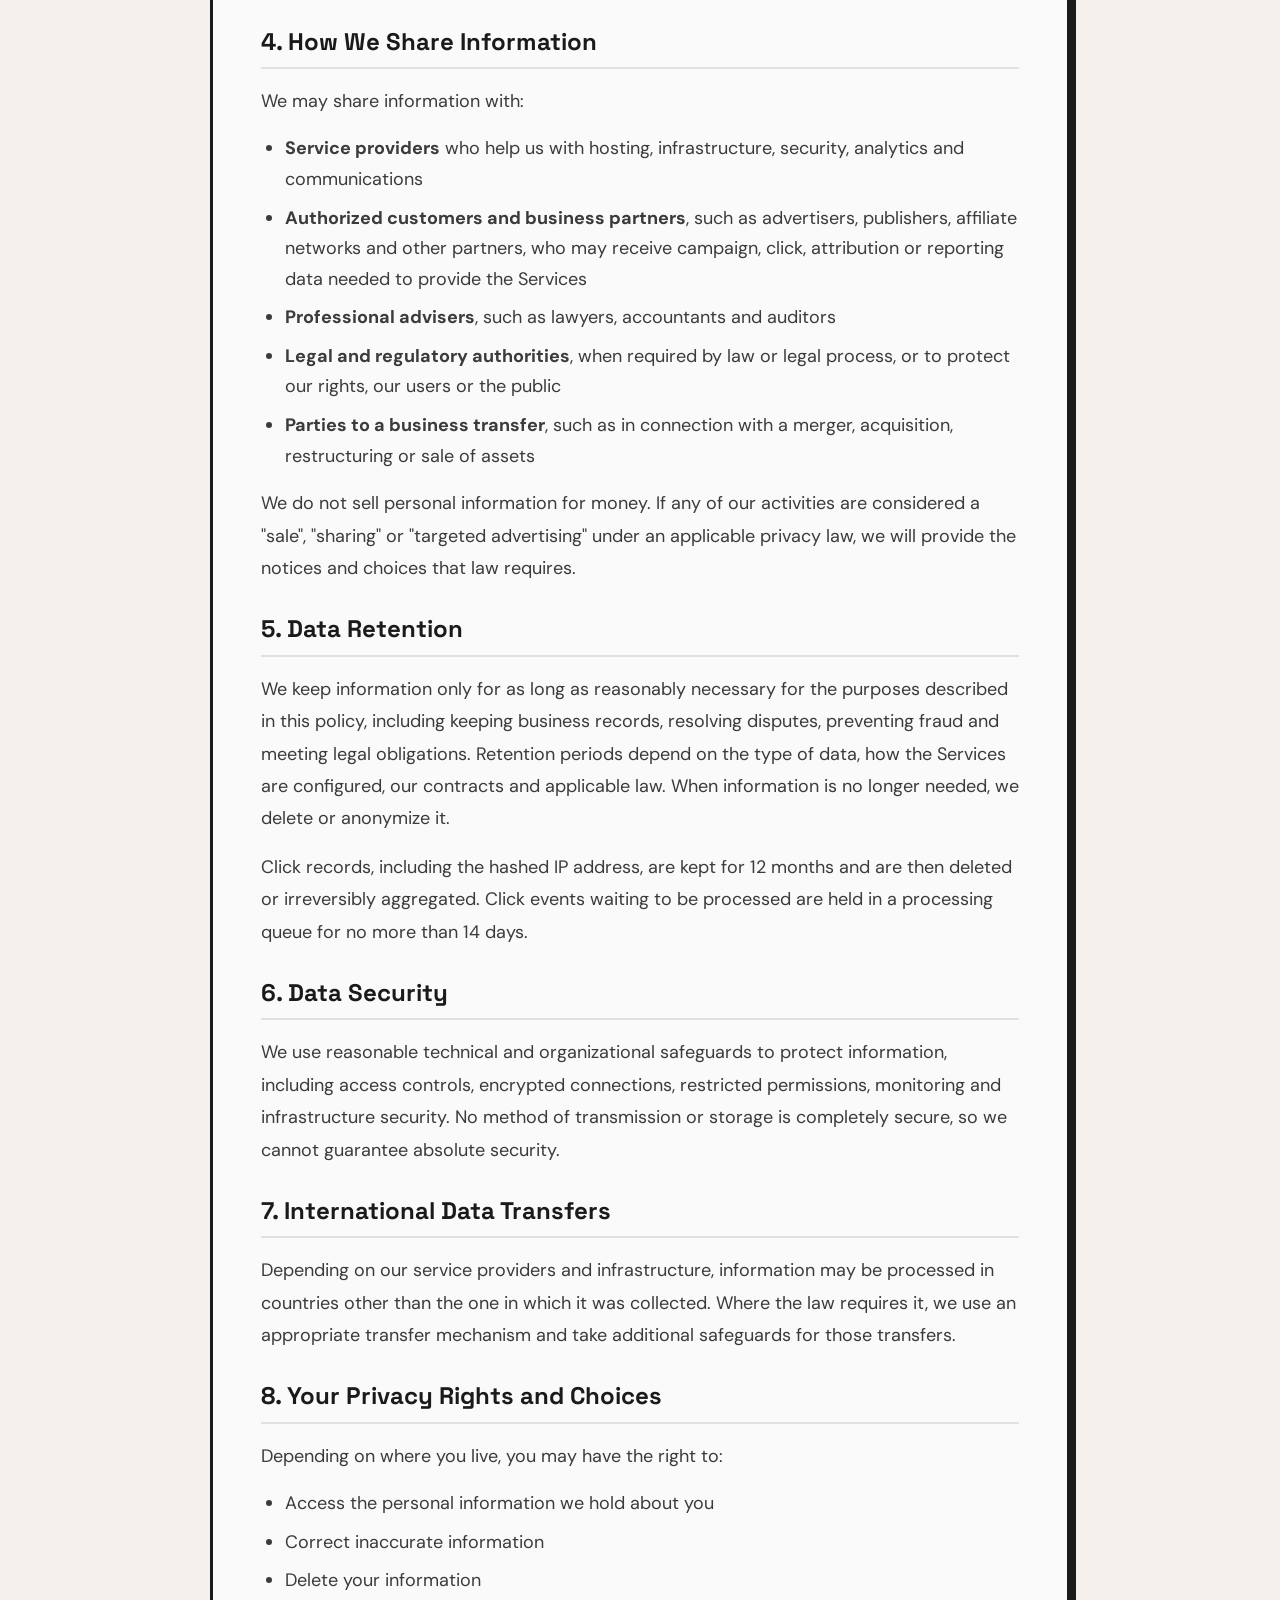
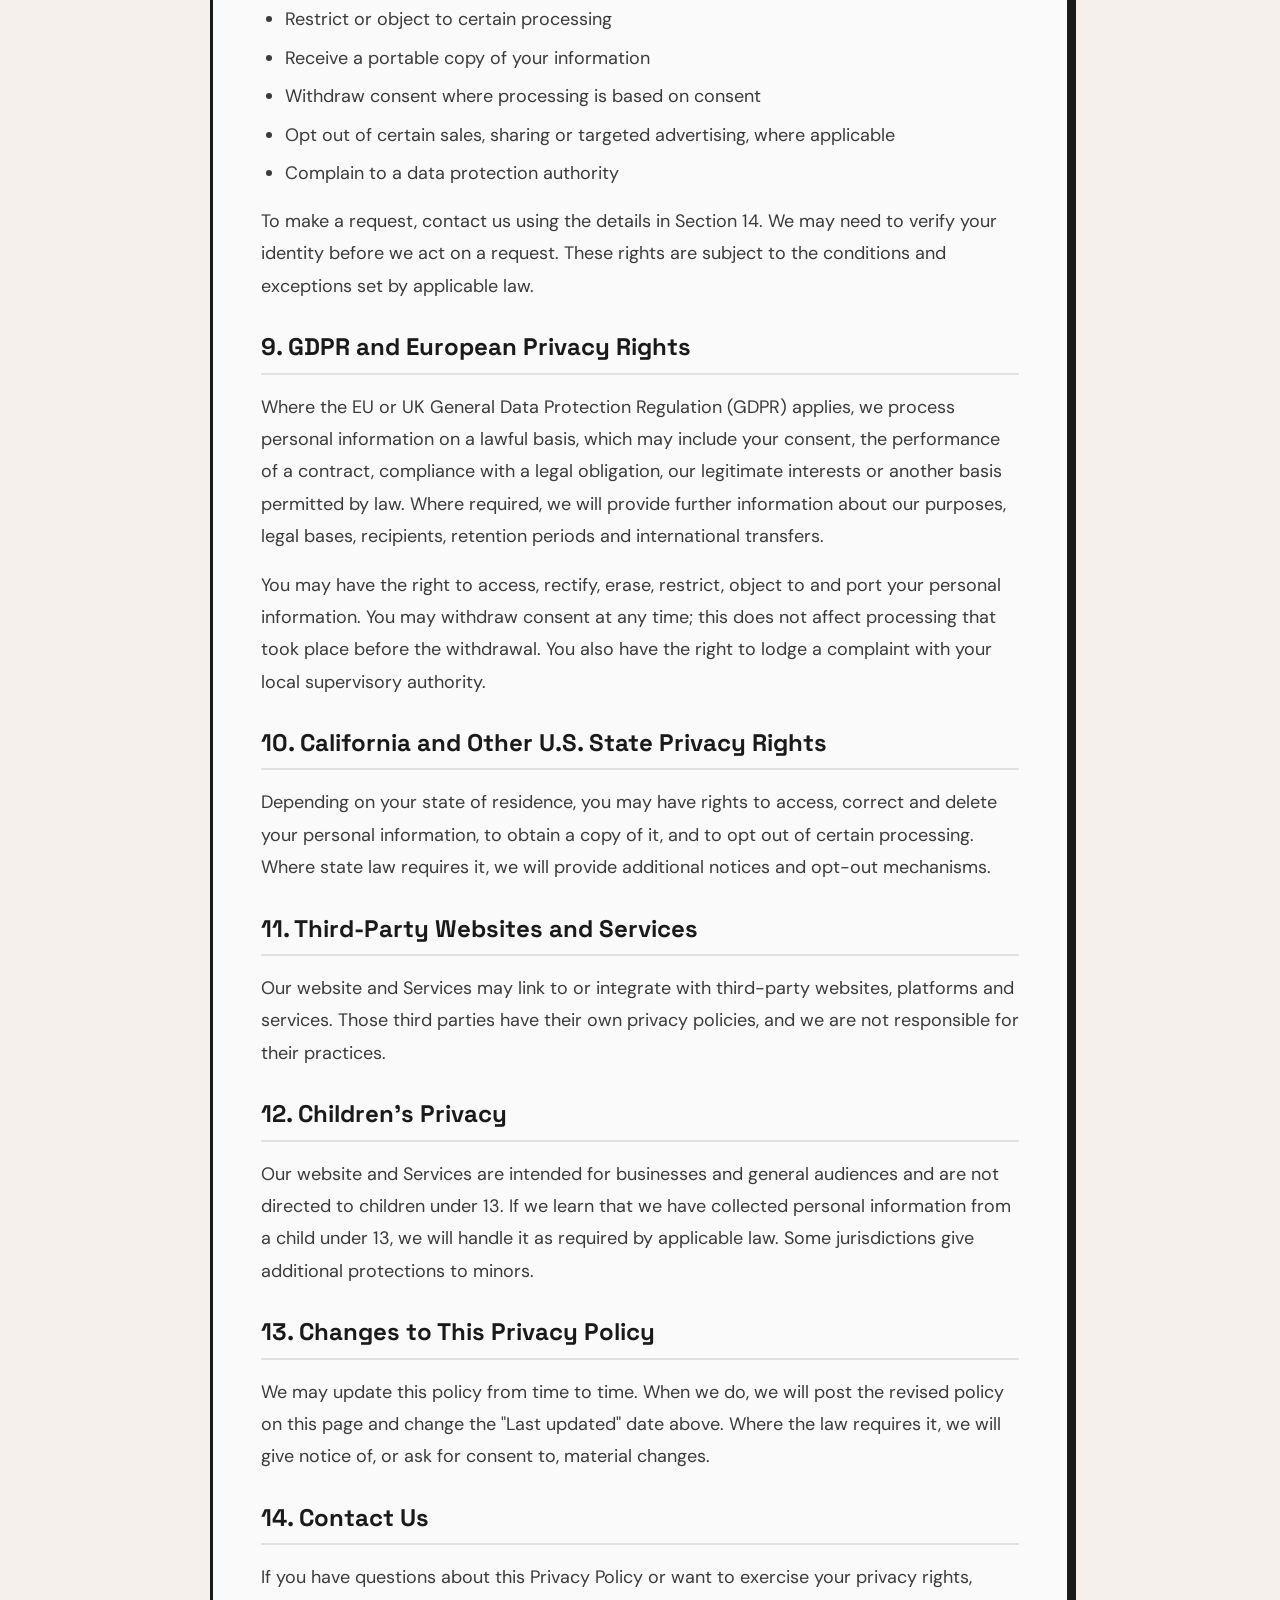
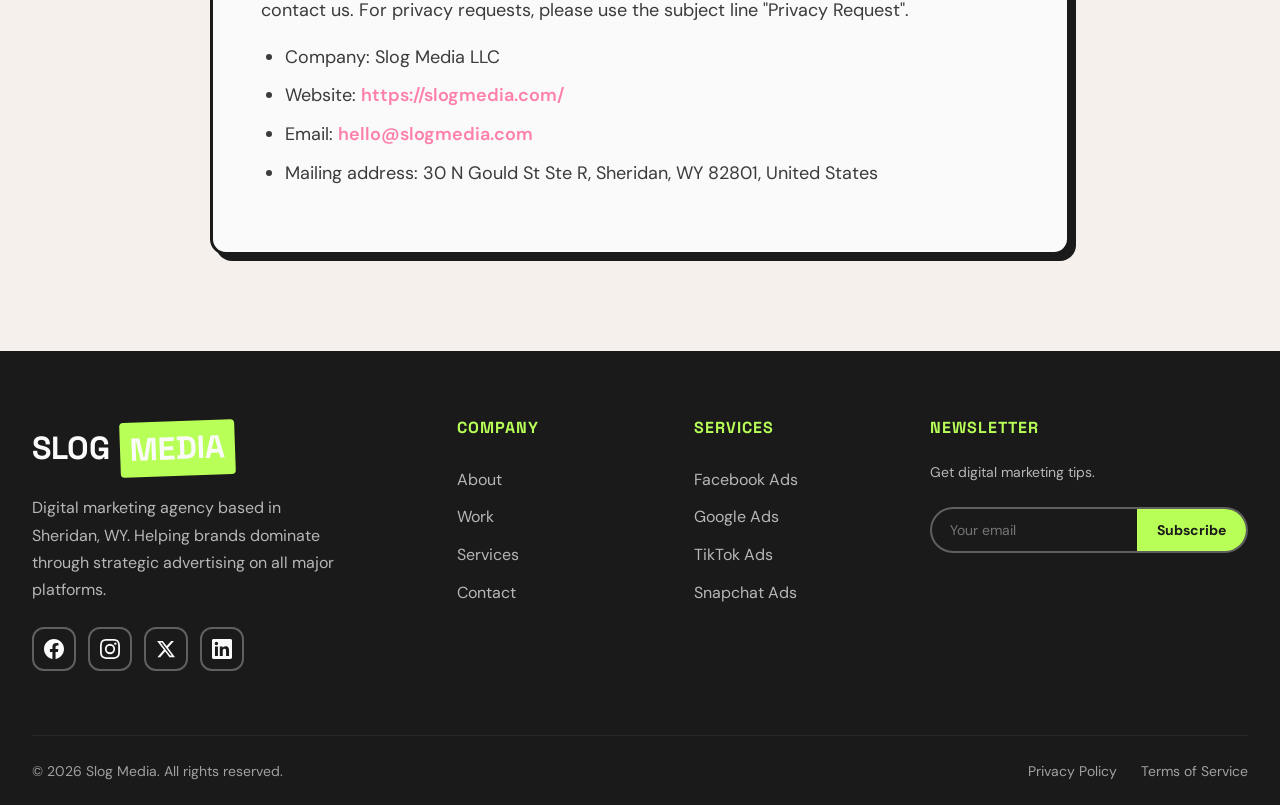
<file: privacy/index.html>
<!DOCTYPE html>
<html lang="en">
<head>
  <meta charset="UTF-8">
  <meta name="viewport" content="width=device-width, initial-scale=1.0">
  <title>Privacy Policy — Slog Media</title>
  <meta name="description" content="Slog Media Privacy Policy. How we collect, use, share and protect information, including click tracking, redirects, cookies and your privacy rights.">
  <link rel="canonical" href="https://slogmedia.com/privacy">
  <link rel="stylesheet" href="/styles.css">
  <link rel="icon" type="image/svg+xml" href="data:image/svg+xml,<svg xmlns='http://www.w3.org/2000/svg' viewBox='0 0 100 100'><text y='.9em' font-size='90'>⚡</text></svg>">
</head>
<body>

  <!-- NAVBAR -->
  <nav class="navbar" id="navbar">
    <div class="nav-inner">
      <a href="/" class="nav-logo">SLOG<span>MEDIA</span></a>
      <div class="nav-links" id="nav-links">
        <a href="/" class="nav-link">Home</a>
        <a href="/about" class="nav-link">About</a>
        <a href="/services" class="nav-link">Services</a>
        <a href="/portfolio" class="nav-link">Portfolio</a>
        <a href="/contact" class="nav-link">Contact</a>
        <a href="/contact" class="btn btn-primary btn-sm nav-cta">Get Started</a>
      </div>
      <div class="hamburger" id="hamburger"><span></span><span></span><span></span></div>
    </div>
  </nav>

  <!-- HERO -->
  <section class="page-hero">
    <div class="container">
      <div class="reveal">
        <span class="badge badge-purple" style="margin-bottom: var(--space-lg);">
          <svg width="16" height="16" viewBox="0 0 24 24" fill="none" stroke="currentColor" stroke-width="2.5"><path d="M12 22s8-4 8-10V5l-8-3-8 3v7c0 6 8 10 8 10z"/></svg>
          Legal
        </span>
        <h1>Privacy Policy</h1>
        <p>Last updated: November 21, 2026</p>
      </div>
    </div>
  </section>

  <!-- CONTENT -->
  <section class="section" style="padding-top: 0;">
    <div class="container">
      <div class="legal-content card reveal" style="padding: var(--space-2xl); max-width: 860px; margin: 0 auto;">

        <p>This Privacy Policy explains how Slog Media LLC ("Slog Media", "we", "our" or "us") collects, uses, shares and protects information in connection with our website at slogmedia.com and our advertising, marketing, lead generation, click measurement, analytics and related services (together, the "Services"), to the extent described in this policy. By using our website or Services you acknowledge that you have had the opportunity to read this policy. Where the law requires your consent, we will ask for it. Please also read our <a href="/terms" style="color: var(--clr-pink); font-weight: 600;">Terms of Service</a>.</p>

        <h2 class="legal-heading">1. Information We Collect</h2>
        <h3 class="legal-subheading">A. Information You Provide to Us</h3>
        <p>When you contact us, request a proposal or work with us, you may give us information such as:</p>
        <ul class="legal-list">
          <li>Your name and the name of your business</li>
          <li>Email address and phone number</li>
          <li>Company website, budget range and the services you are interested in</li>
          <li>The content of your messages and any other information you choose to share</li>
        </ul>
        <p>We use this information to answer your inquiry, provide our Services and manage our business relationship with you.</p>

        <h3 class="legal-subheading">B. Click and Advertising Measurement Information</h3>
        <p>When a tracking link served by our Services is clicked, we may record the following campaign and technical information:</p>
        <ul class="legal-list">
          <li>The date and time of the click and a unique click identifier</li>
          <li>Campaign, ad, publisher and traffic-source identifiers, including any sub-identifiers included in the tracking link</li>
          <li>The referring page and the destination URL</li>
          <li>Browser type, device type and user-agent string (stored up to the first 256 characters)</li>
          <li>Approximate country-level location derived from the request</li>
          <li>IP address and related network information, where collected (see below)</li>
          <li>Conversion or event identifiers sent to us by an advertiser or a connected integration</li>
        </ul>
        <p><strong>How we handle IP addresses.</strong> Our click tracker combines the IP address of a click with a secret value and stores only a one-way SHA-256 hash of the result. The raw IP address is not stored or logged in our click records. Because the same IP address always produces the same hash, the hash is pseudonymous rather than anonymous, and we treat it as personal information.</p>
        <p>We use click and measurement information to measure advertising performance, attribute conversions, prepare campaign reports, troubleshoot problems, detect invalid or fraudulent traffic and keep our Services secure.</p>

        <h3 class="legal-subheading">C. Cookies and Similar Technologies</h3>
        <p>Where implemented, our website and Services may use cookies, pixels and similar technologies to make the website work, understand how visitors use it, measure advertising performance, remember preferences and provide analytics. Where the law requires it, we ask for your consent before setting non-essential cookies. Our click tracker itself does not place cookies or other identifiers on your device. You can control or delete cookies through your browser settings; turning some cookies off may affect how parts of the website work.</p>

        <h2 class="legal-heading">2. How We Use Information</h2>
        <p>We use the information described above to:</p>
        <ul class="legal-list">
          <li>Operate, maintain and provide our website and Services</li>
          <li>Measure clicks, campaigns and conversions</li>
          <li>Provide analytics and reports to authorized business customers</li>
          <li>Respond to inquiries and provide customer support</li>
          <li>Maintain service quality and security</li>
          <li>Detect and prevent fraud, invalid traffic and abuse</li>
          <li>Troubleshoot, develop and improve our Services</li>
          <li>Comply with legal obligations and enforce our agreements</li>
        </ul>
        <p>We process information in accordance with applicable law.</p>

        <h2 class="legal-heading">3. Click Tracking and Redirects</h2>
        <p>Some of our Services use tracking links. When a tracking link is clicked, our server records the campaign and technical information described in Section 1.B and then redirects the visitor to the destination URL specified in the link's <code>url</code> parameter. Tracking links are served from tracking domains operated by Slog Media, including their subdomains.</p>
        <p>The visitor is sent directly to that destination. The only parameter we add to the destination URL is a per-click identifier (<code>click_id</code>). No other tracking service is placed in the redirect path, and we do not add advertising, affiliate or profile information to the destination address.</p>
        <p>We use click tracking for attribution, performance reporting, fraud prevention and operating our Services. Our redirects are not used to conceal the final destination, to mislead visitors or to circumvent the policies of any advertising platform. Advertisers and customers remain responsible for their own campaigns, landing pages and for complying with the laws that apply to their own data collection.</p>

        <h2 class="legal-heading">4. How We Share Information</h2>
        <p>We may share information with:</p>
        <ul class="legal-list">
          <li><strong>Service providers</strong> who help us with hosting, infrastructure, security, analytics and communications</li>
          <li><strong>Authorized customers and business partners</strong>, such as advertisers, publishers, affiliate networks and other partners, who may receive campaign, click, attribution or reporting data needed to provide the Services</li>
          <li><strong>Professional advisers</strong>, such as lawyers, accountants and auditors</li>
          <li><strong>Legal and regulatory authorities</strong>, when required by law or legal process, or to protect our rights, our users or the public</li>
          <li><strong>Parties to a business transfer</strong>, such as in connection with a merger, acquisition, restructuring or sale of assets</li>
        </ul>
        <p>We do not sell personal information for money. If any of our activities are considered a "sale", "sharing" or "targeted advertising" under an applicable privacy law, we will provide the notices and choices that law requires.</p>

        <h2 class="legal-heading">5. Data Retention</h2>
        <p>We keep information only for as long as reasonably necessary for the purposes described in this policy, including keeping business records, resolving disputes, preventing fraud and meeting legal obligations. Retention periods depend on the type of data, how the Services are configured, our contracts and applicable law. When information is no longer needed, we delete or anonymize it.</p>
        <p>Click records, including the hashed IP address, are kept for 12 months and are then deleted or irreversibly aggregated. Click events waiting to be processed are held in a processing queue for no more than 14 days.</p>

        <h2 class="legal-heading">6. Data Security</h2>
        <p>We use reasonable technical and organizational safeguards to protect information, including access controls, encrypted connections, restricted permissions, monitoring and infrastructure security. No method of transmission or storage is completely secure, so we cannot guarantee absolute security.</p>

        <h2 class="legal-heading">7. International Data Transfers</h2>
        <p>Depending on our service providers and infrastructure, information may be processed in countries other than the one in which it was collected. Where the law requires it, we use an appropriate transfer mechanism and take additional safeguards for those transfers.</p>

        <h2 class="legal-heading">8. Your Privacy Rights and Choices</h2>
        <p>Depending on where you live, you may have the right to:</p>
        <ul class="legal-list">
          <li>Access the personal information we hold about you</li>
          <li>Correct inaccurate information</li>
          <li>Delete your information</li>
          <li>Restrict or object to certain processing</li>
          <li>Receive a portable copy of your information</li>
          <li>Withdraw consent where processing is based on consent</li>
          <li>Opt out of certain sales, sharing or targeted advertising, where applicable</li>
          <li>Complain to a data protection authority</li>
        </ul>
        <p>To make a request, contact us using the details in Section 14. We may need to verify your identity before we act on a request. These rights are subject to the conditions and exceptions set by applicable law.</p>

        <h2 class="legal-heading">9. GDPR and European Privacy Rights</h2>
        <p>Where the EU or UK General Data Protection Regulation (GDPR) applies, we process personal information on a lawful basis, which may include your consent, the performance of a contract, compliance with a legal obligation, our legitimate interests or another basis permitted by law. Where required, we will provide further information about our purposes, legal bases, recipients, retention periods and international transfers.</p>
        <p>You may have the right to access, rectify, erase, restrict, object to and port your personal information. You may withdraw consent at any time; this does not affect processing that took place before the withdrawal. You also have the right to lodge a complaint with your local supervisory authority.</p>

        <h2 class="legal-heading">10. California and Other U.S. State Privacy Rights</h2>
        <p>Depending on your state of residence, you may have rights to access, correct and delete your personal information, to obtain a copy of it, and to opt out of certain processing. Where state law requires it, we will provide additional notices and opt-out mechanisms.</p>

        <h2 class="legal-heading">11. Third-Party Websites and Services</h2>
        <p>Our website and Services may link to or integrate with third-party websites, platforms and services. Those third parties have their own privacy policies, and we are not responsible for their practices.</p>

        <h2 class="legal-heading">12. Children's Privacy</h2>
        <p>Our website and Services are intended for businesses and general audiences and are not directed to children under 13. If we learn that we have collected personal information from a child under 13, we will handle it as required by applicable law. Some jurisdictions give additional protections to minors.</p>

        <h2 class="legal-heading">13. Changes to This Privacy Policy</h2>
        <p>We may update this policy from time to time. When we do, we will post the revised policy on this page and change the "Last updated" date above. Where the law requires it, we will give notice of, or ask for consent to, material changes.</p>

        <h2 class="legal-heading">14. Contact Us</h2>
        <p>If you have questions about this Privacy Policy or want to exercise your privacy rights, contact us. For privacy requests, please use the subject line "Privacy Request".</p>
        <ul class="legal-list">
          <li>Company: Slog Media LLC</li>
          <li>Website: <a href="https://slogmedia.com/" style="color: var(--clr-pink); font-weight: 600;">https://slogmedia.com/</a></li>
          <li>Email: <a href="mailto:hello@slogmedia.com?subject=Privacy%20Request" style="color: var(--clr-pink); font-weight: 600;">hello@slogmedia.com</a></li>
          <li>Mailing address: 30 N Gould St Ste R, Sheridan, WY 82801, United States</li>
        </ul>

      </div>
    </div>
  </section>

  <!-- FOOTER -->
  <footer class="footer">
    <div class="container">
      <div class="footer-top">
        <div class="footer-brand">
          <div class="nav-logo">SLOG<span>MEDIA</span></div>
          <p>Digital marketing agency based in Sheridan, WY. Helping brands dominate through strategic advertising on all major platforms.</p>
          <div class="footer-social">
            <a href="#" aria-label="Facebook"><svg width="20" height="20" viewBox="0 0 24 24" fill="currentColor"><path d="M24 12.073c0-6.627-5.373-12-12-12s-12 5.373-12 12c0 5.99 4.388 10.954 10.125 11.854v-8.385H7.078v-3.47h3.047V9.43c0-3.007 1.792-4.669 4.533-4.669 1.312 0 2.686.235 2.686.235v2.953H15.83c-1.491 0-1.956.925-1.956 1.874v2.25h3.328l-.532 3.47h-2.796v8.385C19.612 23.027 24 18.062 24 12.073z"/></svg></a>
            <a href="#" aria-label="Instagram"><svg width="20" height="20" viewBox="0 0 24 24" fill="currentColor"><path d="M12 2.163c3.204 0 3.584.012 4.85.07 3.252.148 4.771 1.691 4.919 4.919.058 1.265.069 1.645.069 4.849 0 3.205-.012 3.584-.069 4.849-.149 3.225-1.664 4.771-4.919 4.919-1.266.058-1.644.07-4.85.07-3.204 0-3.584-.012-4.849-.07-3.26-.149-4.771-1.699-4.919-4.92-.058-1.265-.07-1.644-.07-4.849 0-3.204.013-3.583.07-4.849.149-3.227 1.664-4.771 4.919-4.919 1.266-.057 1.645-.069 4.849-.069zM12 0C8.741 0 8.333.014 7.053.072 2.695.272.273 2.69.073 7.052.014 8.333 0 8.741 0 12c0 3.259.014 3.668.072 4.948.2 4.358 2.618 6.78 6.98 6.98C8.333 23.986 8.741 24 12 24c3.259 0 3.668-.014 4.948-.072 4.354-.2 6.782-2.618 6.979-6.98.059-1.28.073-1.689.073-4.948 0-3.259-.014-3.667-.072-4.947-.196-4.354-2.617-6.78-6.979-6.98C15.668.014 15.259 0 12 0zm0 5.838a6.162 6.162 0 100 12.324 6.162 6.162 0 000-12.324zM12 16a4 4 0 110-8 4 4 0 010 8zm6.406-11.845a1.44 1.44 0 100 2.881 1.44 1.44 0 000-2.881z"/></svg></a>
            <a href="#" aria-label="X"><svg width="20" height="20" viewBox="0 0 24 24" fill="currentColor"><path d="M18.244 2.25h3.308l-7.227 8.26 8.502 11.24H16.17l-5.214-6.817L4.99 21.75H1.68l7.73-8.835L1.254 2.25H8.08l4.713 6.231zm-1.161 17.52h1.833L7.084 4.126H5.117z"/></svg></a>
            <a href="#" aria-label="LinkedIn"><svg width="20" height="20" viewBox="0 0 24 24" fill="currentColor"><path d="M20.447 20.452h-3.554v-5.569c0-1.328-.027-3.037-1.852-3.037-1.853 0-2.136 1.445-2.136 2.939v5.667H9.351V9h3.414v1.561h.046c.477-.9 1.637-1.85 3.37-1.85 3.601 0 4.267 2.37 4.267 5.455v6.286zM5.337 7.433c-1.144 0-2.063-.926-2.063-2.065 0-1.138.92-2.063 2.063-2.063 1.14 0 2.064.925 2.064 2.063 0 1.139-.925 2.065-2.064 2.065zm1.782 13.019H3.555V9h3.564v11.452zM22.225 0H1.771C.792 0 0 .774 0 1.729v20.542C0 23.227.792 24 1.771 24h20.451C23.2 24 24 23.227 24 22.271V1.729C24 .774 23.2 0 22.222 0h.003z"/></svg></a>
          </div>
        </div>
        <div class="footer-col"><h4>Company</h4><a href="/about">About</a><a href="/portfolio">Work</a><a href="/services">Services</a><a href="/contact">Contact</a></div>
        <div class="footer-col"><h4>Services</h4><a href="/services">Facebook Ads</a><a href="/services">Google Ads</a><a href="/services">TikTok Ads</a><a href="/services">Snapchat Ads</a></div>
        <div class="footer-col"><h4>Newsletter</h4><p style="font-size:var(--fs-xs);opacity:0.7;margin-bottom:var(--space-md);">Get digital marketing tips.</p><div class="footer-newsletter"><form class="footer-newsletter-form" onsubmit="event.preventDefault();this.querySelector('button').textContent='Done ✓';"><input type="email" placeholder="Your email" required><button type="submit">Subscribe</button></form></div></div>
      </div>
      <div class="footer-bottom"><p>&copy; 2026 Slog Media. All rights reserved.</p><div class="footer-bottom-links"><a href="/privacy">Privacy Policy</a><a href="/terms">Terms of Service</a></div></div>
    </div>
  </footer>
  <script src="/main.js"></script>
</body>
</html>
</file>
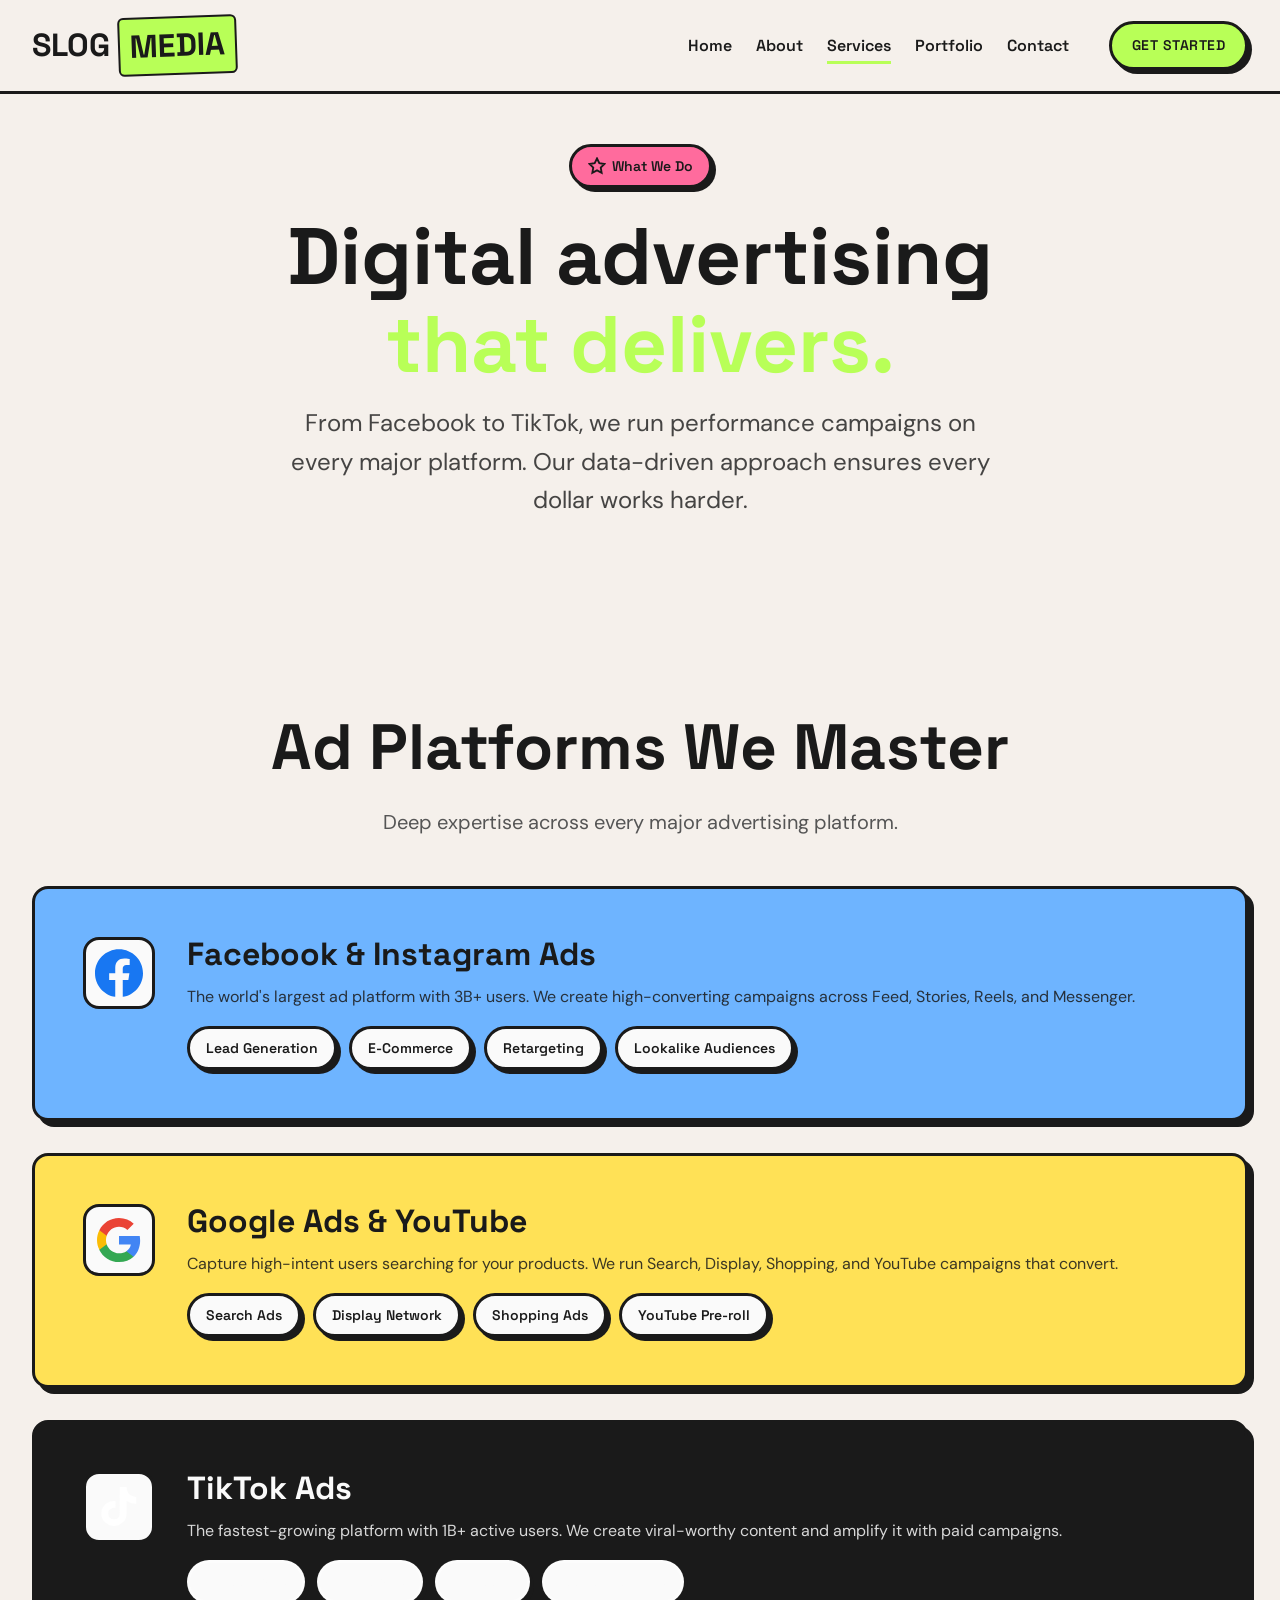
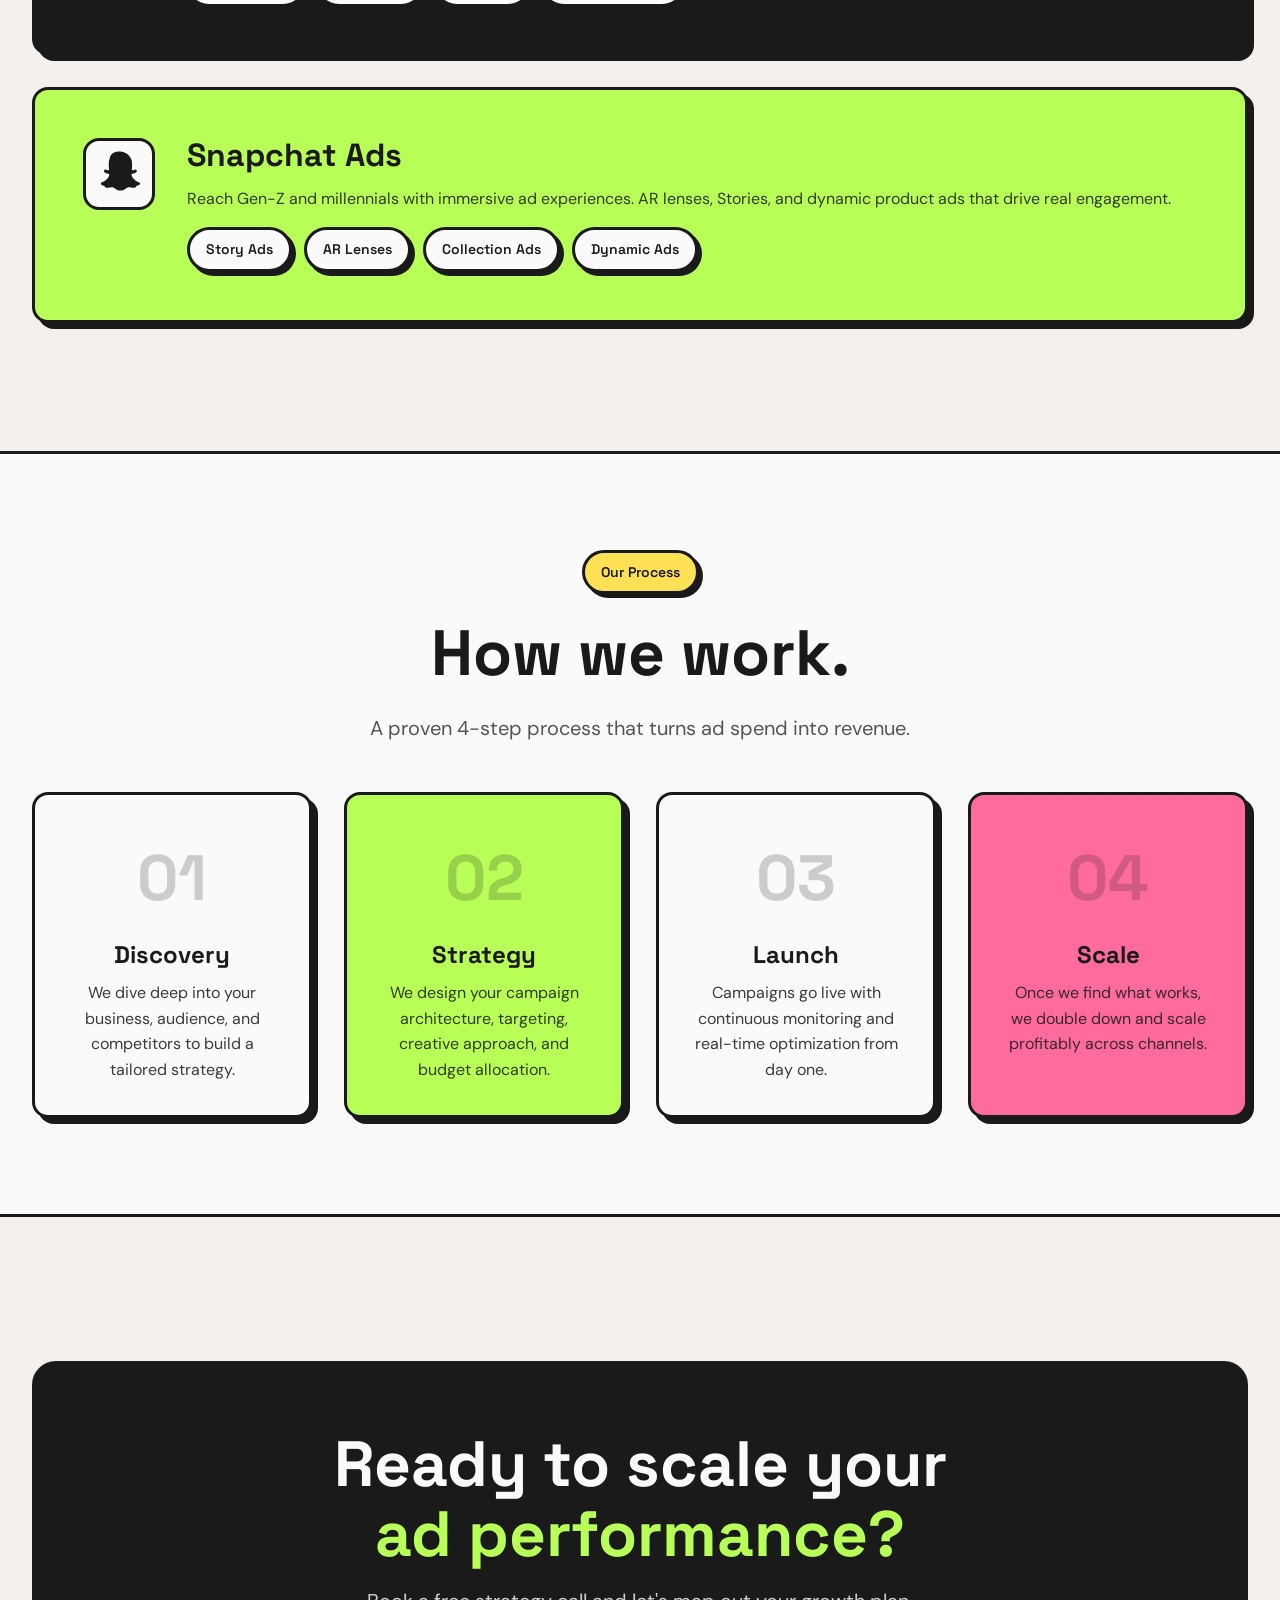
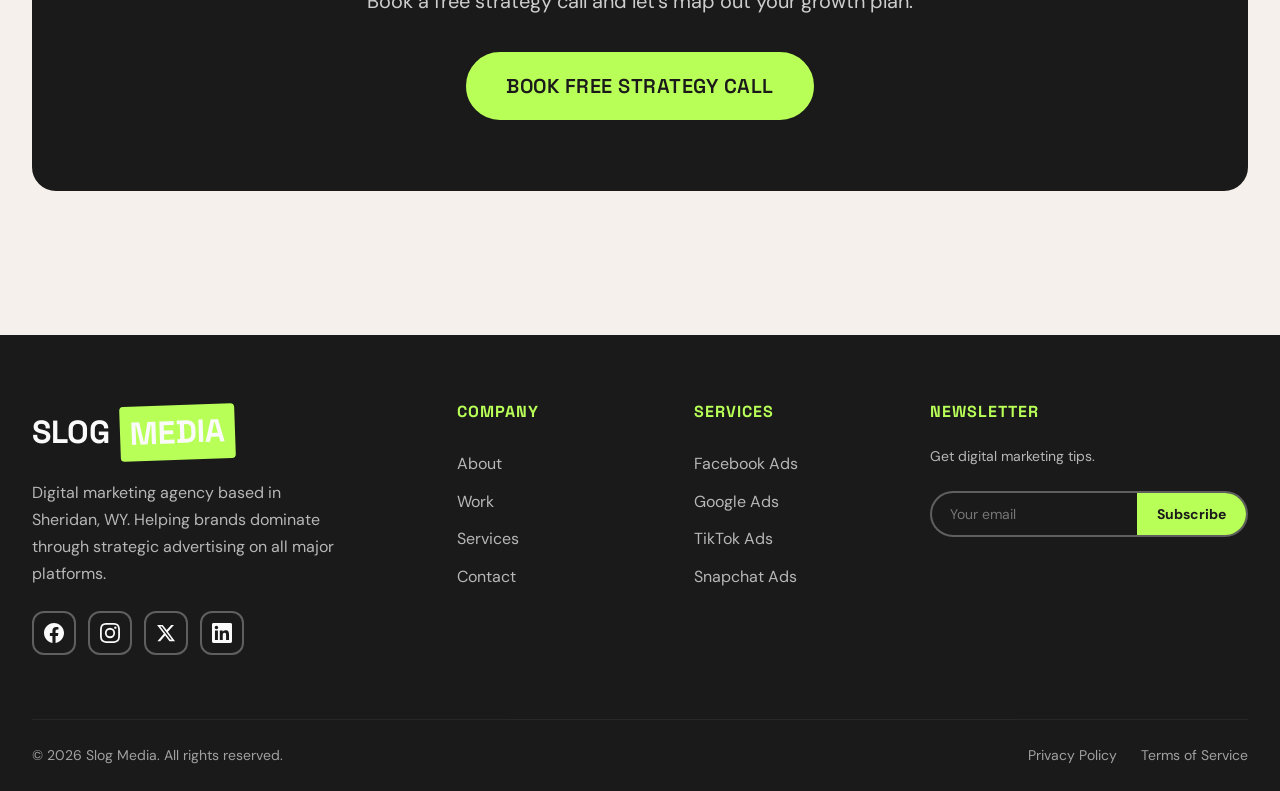
<file: services/index.html>
<!DOCTYPE html>
<html lang="en">
<head>
  <meta charset="UTF-8">
  <meta name="viewport" content="width=device-width, initial-scale=1.0">
  <title>Services — Facebook, Google, TikTok & Snapchat Advertising | Slog Media</title>
  <meta name="description" content="Full-service digital advertising on Facebook, Google, TikTok, Snapchat & Instagram. Strategy, creative production, analytics & optimization.">
  <link rel="canonical" href="https://slogmedia.com/services">
  <link rel="stylesheet" href="/styles.css">
  <link rel="icon" type="image/svg+xml" href="data:image/svg+xml,<svg xmlns='http://www.w3.org/2000/svg' viewBox='0 0 100 100'><text y='.9em' font-size='90'>⚡</text></svg>">
</head>
<body>

  <!-- NAVBAR -->
  <nav class="navbar" id="navbar">
    <div class="nav-inner">
      <a href="/" class="nav-logo">SLOG<span>MEDIA</span></a>
      <div class="nav-links" id="nav-links">
        <a href="/" class="nav-link">Home</a>
        <a href="/about" class="nav-link">About</a>
        <a href="/services" class="nav-link active">Services</a>
        <a href="/portfolio" class="nav-link">Portfolio</a>
        <a href="/contact" class="nav-link">Contact</a>
        <a href="/contact" class="btn btn-primary btn-sm nav-cta">Get Started</a>
      </div>
      <div class="hamburger" id="hamburger"><span></span><span></span><span></span></div>
    </div>
  </nav>

  <!-- HERO -->
  <section class="page-hero">
    <div class="container">
      <div class="reveal">
        <span class="badge badge-pink" style="margin-bottom: var(--space-lg);">
          <svg width="16" height="16" viewBox="0 0 24 24" fill="none" stroke="currentColor" stroke-width="2.5"><polygon points="12 2 15.09 8.26 22 9.27 17 14.14 18.18 21.02 12 17.77 5.82 21.02 7 14.14 2 9.27 8.91 8.26 12 2"/></svg>
          What We Do
        </span>
        <h1>Digital advertising<br><span style="color: var(--clr-lime);">that delivers.</span></h1>
        <p>From Facebook to TikTok, we run performance campaigns on every major platform. Our data-driven approach ensures every dollar works harder.</p>
      </div>
    </div>
  </section>

  <!-- PLATFORM SERVICES -->
  <section class="section">
    <div class="container">
      <div class="text-center reveal">
        <h2 class="section-title">Ad Platforms We Master</h2>
        <p class="section-subtitle" style="margin: 0 auto var(--space-2xl);">Deep expertise across every major advertising platform.</p>
      </div>

      <!-- Facebook/Meta -->
      <div class="service-platform-card card card-blue reveal" style="margin-bottom: var(--space-xl); padding: var(--space-2xl);">
        <div class="service-platform-layout">
          <div class="service-platform-icon">
            <svg width="48" height="48" viewBox="0 0 24 24" fill="#1877F2"><path d="M24 12.073c0-6.627-5.373-12-12-12s-12 5.373-12 12c0 5.99 4.388 10.954 10.125 11.854v-8.385H7.078v-3.47h3.047V9.43c0-3.007 1.792-4.669 4.533-4.669 1.312 0 2.686.235 2.686.235v2.953H15.83c-1.491 0-1.956.925-1.956 1.874v2.25h3.328l-.532 3.47h-2.796v8.385C19.612 23.027 24 18.062 24 12.073z"/></svg>
          </div>
          <div>
            <h3 class="card-title" style="font-size: var(--fs-xl);">Facebook & Instagram Ads</h3>
            <p class="card-text" style="margin-bottom: var(--space-md);">The world's largest ad platform with 3B+ users. We create high-converting campaigns across Feed, Stories, Reels, and Messenger.</p>
            <div class="flex flex-wrap gap-sm">
              <span class="badge">Lead Generation</span>
              <span class="badge">E-Commerce</span>
              <span class="badge">Retargeting</span>
              <span class="badge">Lookalike Audiences</span>
            </div>
          </div>
        </div>
      </div>

      <!-- Google -->
      <div class="service-platform-card card card-yellow reveal" style="margin-bottom: var(--space-xl); padding: var(--space-2xl);">
        <div class="service-platform-layout">
          <div class="service-platform-icon">
            <svg width="48" height="48" viewBox="0 0 24 24"><path d="M22.56 12.25c0-.78-.07-1.53-.2-2.25H12v4.26h5.92a5.06 5.06 0 01-2.2 3.32v2.77h3.57c2.08-1.92 3.28-4.74 3.28-8.1z" fill="#4285F4"/><path d="M12 23c2.97 0 5.46-.98 7.28-2.66l-3.57-2.77c-.98.66-2.23 1.06-3.71 1.06-2.86 0-5.29-1.93-6.16-4.53H2.18v2.84C3.99 20.53 7.7 23 12 23z" fill="#34A853"/><path d="M5.84 14.09c-.22-.66-.35-1.36-.35-2.09s.13-1.43.35-2.09V7.07H2.18C1.43 8.55 1 10.22 1 12s.43 3.45 1.18 4.93l2.85-2.22.81-.62z" fill="#FBBC05"/><path d="M12 5.38c1.62 0 3.06.56 4.21 1.64l3.15-3.15C17.45 2.09 14.97 1 12 1 7.7 1 3.99 3.47 2.18 7.07l3.66 2.84c.87-2.6 3.3-4.53 6.16-4.53z" fill="#EA4335"/></svg>
          </div>
          <div>
            <h3 class="card-title" style="font-size: var(--fs-xl);">Google Ads & YouTube</h3>
            <p class="card-text" style="margin-bottom: var(--space-md);">Capture high-intent users searching for your products. We run Search, Display, Shopping, and YouTube campaigns that convert.</p>
            <div class="flex flex-wrap gap-sm">
              <span class="badge">Search Ads</span>
              <span class="badge">Display Network</span>
              <span class="badge">Shopping Ads</span>
              <span class="badge">YouTube Pre-roll</span>
            </div>
          </div>
        </div>
      </div>

      <!-- TikTok -->
      <div class="service-platform-card card card-black reveal" style="margin-bottom: var(--space-xl); padding: var(--space-2xl);">
        <div class="service-platform-layout">
          <div class="service-platform-icon">
            <svg width="48" height="48" viewBox="0 0 24 24" fill="white"><path d="M19.59 6.69a4.83 4.83 0 01-3.77-4.25V2h-3.45v13.67a2.89 2.89 0 01-2.88 2.5 2.89 2.89 0 01-2.89-2.89 2.89 2.89 0 012.89-2.89c.28 0 .54.04.79.1v-3.5a6.37 6.37 0 00-.79-.05A6.34 6.34 0 003.15 15.2a6.34 6.34 0 006.34 6.34 6.34 6.34 0 006.34-6.34V9.05a8.27 8.27 0 004.76 1.51V7.12a4.82 4.82 0 01-1-.43z"/></svg>
          </div>
          <div>
            <h3 class="card-title" style="font-size: var(--fs-xl);">TikTok Ads</h3>
            <p class="card-text" style="margin-bottom: var(--space-md);">The fastest-growing platform with 1B+ active users. We create viral-worthy content and amplify it with paid campaigns.</p>
            <div class="flex flex-wrap gap-sm">
              <span class="badge" style="color: var(--clr-white); border-color: rgba(255,255,255,0.3);">In-Feed Ads</span>
              <span class="badge" style="color: var(--clr-white); border-color: rgba(255,255,255,0.3);">Spark Ads</span>
              <span class="badge" style="color: var(--clr-white); border-color: rgba(255,255,255,0.3);">TopView</span>
              <span class="badge" style="color: var(--clr-white); border-color: rgba(255,255,255,0.3);">Creator Collabs</span>
            </div>
          </div>
        </div>
      </div>

      <!-- Snapchat -->
      <div class="service-platform-card card card-lime reveal" style="margin-bottom: var(--space-xl); padding: var(--space-2xl);">
        <div class="service-platform-layout">
          <div class="service-platform-icon">
            <svg width="48" height="48" viewBox="0 0 24 24" fill="#1a1a1a"><path d="M12.206.793c.99 0 4.347.276 5.93 3.821.529 1.193.403 3.219.299 4.847l-.003.06c-.012.18-.022.345-.03.51.075.045.203.09.401.09.3-.016.659-.12.98-.278a.71.71 0 01.348-.083.72.72 0 01.6.3c.145.195.195.42.149.64-.07.31-.32.521-.6.661a3.67 3.67 0 01-.96.36c-.09.021-.18.045-.27.075-.18.06-.39.12-.57.24-.12.09-.18.21-.195.36-.015.12.015.27.06.42.24.555.57 1.14.96 1.62.66.81 1.47 1.38 2.28 1.62.12.03.24.06.33.105.39.135.585.39.585.645 0 .06-.015.12-.03.18-.12.42-.615.735-1.53.945l-.12.015c-.12.021-.15.045-.195.09-.06.06-.09.135-.12.24a.84.84 0 01-.09.24c-.12.21-.42.405-.9.405a3.2 3.2 0 01-.675-.075c-.45-.09-.99-.21-1.59-.21-.21 0-.42.015-.63.045a4.89 4.89 0 00-1.14.508c-.78.45-1.425 1.08-2.745 1.08h-.06c-1.32 0-1.965-.63-2.745-1.08a4.89 4.89 0 00-1.14-.508 4.29 4.29 0 00-.63-.045c-.585 0-1.125.12-1.59.21a3.2 3.2 0 01-.675.075c-.48 0-.78-.195-.9-.405a.84.84 0 01-.09-.24c-.03-.105-.06-.18-.12-.24-.045-.045-.075-.069-.195-.09l-.12-.015c-.915-.21-1.41-.525-1.53-.945a.54.54 0 01-.03-.18c0-.255.195-.51.585-.645.09-.045.21-.075.33-.105.81-.24 1.62-.81 2.28-1.62.39-.48.72-1.065.96-1.62.045-.15.075-.3.06-.42-.015-.15-.075-.27-.195-.36-.18-.12-.39-.18-.57-.24a3.44 3.44 0 01-.27-.075 3.67 3.67 0 01-.96-.36c-.28-.14-.53-.351-.6-.661a.675.675 0 01.149-.64.72.72 0 01.6-.3.71.71 0 01.348.083c.321.158.68.262.98.278.198 0 .326-.045.401-.09a7.68 7.68 0 01-.03-.51l-.003-.06c-.104-1.628-.23-3.654.3-4.847C7.653 1.069 11.016.793 12.006.793h.2z"/></svg>
          </div>
          <div>
            <h3 class="card-title" style="font-size: var(--fs-xl);">Snapchat Ads</h3>
            <p class="card-text" style="margin-bottom: var(--space-md);">Reach Gen-Z and millennials with immersive ad experiences. AR lenses, Stories, and dynamic product ads that drive real engagement.</p>
            <div class="flex flex-wrap gap-sm">
              <span class="badge">Story Ads</span>
              <span class="badge">AR Lenses</span>
              <span class="badge">Collection Ads</span>
              <span class="badge">Dynamic Ads</span>
            </div>
          </div>
        </div>
      </div>
    </div>
  </section>

  <!-- PROCESS -->
  <section class="section" style="background: var(--clr-white); border-top: var(--border); border-bottom: var(--border);">
    <div class="container">
      <div class="text-center reveal">
        <span class="badge badge-yellow" style="margin-bottom: var(--space-lg);">Our Process</span>
        <h2 class="section-title">How we work.</h2>
        <p class="section-subtitle" style="margin: 0 auto var(--space-2xl);">A proven 4-step process that turns ad spend into revenue.</p>
      </div>
      <div class="grid grid-4 process-grid">
        <div class="card reveal" style="text-align: center;">
          <div class="process-number">01</div>
          <h3 class="card-title">Discovery</h3>
          <p class="card-text">We dive deep into your business, audience, and competitors to build a tailored strategy.</p>
        </div>
        <div class="card card-lime reveal" style="text-align: center;">
          <div class="process-number">02</div>
          <h3 class="card-title">Strategy</h3>
          <p class="card-text">We design your campaign architecture, targeting, creative approach, and budget allocation.</p>
        </div>
        <div class="card reveal" style="text-align: center;">
          <div class="process-number">03</div>
          <h3 class="card-title">Launch</h3>
          <p class="card-text">Campaigns go live with continuous monitoring and real-time optimization from day one.</p>
        </div>
        <div class="card card-pink reveal" style="text-align: center;">
          <div class="process-number">04</div>
          <h3 class="card-title">Scale</h3>
          <p class="card-text">Once we find what works, we double down and scale profitably across channels.</p>
        </div>
      </div>
    </div>
  </section>

  <!-- CTA -->
  <section class="section">
    <div class="container">
      <div class="cta-section reveal">
        <h2>Ready to scale your<br><span style="color: var(--clr-lime);">ad performance?</span></h2>
        <p>Book a free strategy call and let's map out your growth plan.</p>
        <a href="/contact" class="btn btn-primary btn-lg">Book Free Strategy Call</a>
      </div>
    </div>
  </section>

  <!-- FOOTER -->
  <footer class="footer">
    <div class="container">
      <div class="footer-top">
        <div class="footer-brand">
          <div class="nav-logo">SLOG<span>MEDIA</span></div>
          <p>Digital marketing agency based in Sheridan, WY. Helping brands dominate through strategic advertising on all major platforms.</p>
          <div class="footer-social">
            <a href="#" aria-label="Facebook"><svg width="20" height="20" viewBox="0 0 24 24" fill="currentColor"><path d="M24 12.073c0-6.627-5.373-12-12-12s-12 5.373-12 12c0 5.99 4.388 10.954 10.125 11.854v-8.385H7.078v-3.47h3.047V9.43c0-3.007 1.792-4.669 4.533-4.669 1.312 0 2.686.235 2.686.235v2.953H15.83c-1.491 0-1.956.925-1.956 1.874v2.25h3.328l-.532 3.47h-2.796v8.385C19.612 23.027 24 18.062 24 12.073z"/></svg></a>
            <a href="#" aria-label="Instagram"><svg width="20" height="20" viewBox="0 0 24 24" fill="currentColor"><path d="M12 2.163c3.204 0 3.584.012 4.85.07 3.252.148 4.771 1.691 4.919 4.919.058 1.265.069 1.645.069 4.849 0 3.205-.012 3.584-.069 4.849-.149 3.225-1.664 4.771-4.919 4.919-1.266.058-1.644.07-4.85.07-3.204 0-3.584-.012-4.849-.07-3.26-.149-4.771-1.699-4.919-4.92-.058-1.265-.07-1.644-.07-4.849 0-3.204.013-3.583.07-4.849.149-3.227 1.664-4.771 4.919-4.919 1.266-.057 1.645-.069 4.849-.069zM12 0C8.741 0 8.333.014 7.053.072 2.695.272.273 2.69.073 7.052.014 8.333 0 8.741 0 12c0 3.259.014 3.668.072 4.948.2 4.358 2.618 6.78 6.98 6.98C8.333 23.986 8.741 24 12 24c3.259 0 3.668-.014 4.948-.072 4.354-.2 6.782-2.618 6.979-6.98.059-1.28.073-1.689.073-4.948 0-3.259-.014-3.667-.072-4.947-.196-4.354-2.617-6.78-6.979-6.98C15.668.014 15.259 0 12 0zm0 5.838a6.162 6.162 0 100 12.324 6.162 6.162 0 000-12.324zM12 16a4 4 0 110-8 4 4 0 010 8zm6.406-11.845a1.44 1.44 0 100 2.881 1.44 1.44 0 000-2.881z"/></svg></a>
            <a href="#" aria-label="X"><svg width="20" height="20" viewBox="0 0 24 24" fill="currentColor"><path d="M18.244 2.25h3.308l-7.227 8.26 8.502 11.24H16.17l-5.214-6.817L4.99 21.75H1.68l7.73-8.835L1.254 2.25H8.08l4.713 6.231zm-1.161 17.52h1.833L7.084 4.126H5.117z"/></svg></a>
            <a href="#" aria-label="LinkedIn"><svg width="20" height="20" viewBox="0 0 24 24" fill="currentColor"><path d="M20.447 20.452h-3.554v-5.569c0-1.328-.027-3.037-1.852-3.037-1.853 0-2.136 1.445-2.136 2.939v5.667H9.351V9h3.414v1.561h.046c.477-.9 1.637-1.85 3.37-1.85 3.601 0 4.267 2.37 4.267 5.455v6.286zM5.337 7.433c-1.144 0-2.063-.926-2.063-2.065 0-1.138.92-2.063 2.063-2.063 1.14 0 2.064.925 2.064 2.063 0 1.139-.925 2.065-2.064 2.065zm1.782 13.019H3.555V9h3.564v11.452zM22.225 0H1.771C.792 0 0 .774 0 1.729v20.542C0 23.227.792 24 1.771 24h20.451C23.2 24 24 23.227 24 22.271V1.729C24 .774 23.2 0 22.222 0h.003z"/></svg></a>
          </div>
        </div>
        <div class="footer-col"><h4>Company</h4><a href="/about">About</a><a href="/portfolio">Work</a><a href="/services">Services</a><a href="/contact">Contact</a></div>
        <div class="footer-col"><h4>Services</h4><a href="/services">Facebook Ads</a><a href="/services">Google Ads</a><a href="/services">TikTok Ads</a><a href="/services">Snapchat Ads</a></div>
        <div class="footer-col"><h4>Newsletter</h4><p style="font-size:var(--fs-xs);opacity:0.7;margin-bottom:var(--space-md);">Get digital marketing tips.</p><div class="footer-newsletter"><form class="footer-newsletter-form" onsubmit="event.preventDefault();this.querySelector('button').textContent='Done ✓';"><input type="email" placeholder="Your email" required><button type="submit">Subscribe</button></form></div></div>
      </div>
      <div class="footer-bottom"><p>&copy; 2026 Slog Media. All rights reserved.</p><div class="footer-bottom-links"><a href="/privacy">Privacy Policy</a><a href="/terms">Terms of Service</a></div></div>
    </div>
  </footer>
  <script src="/main.js"></script>
</body>
</html>
</file>
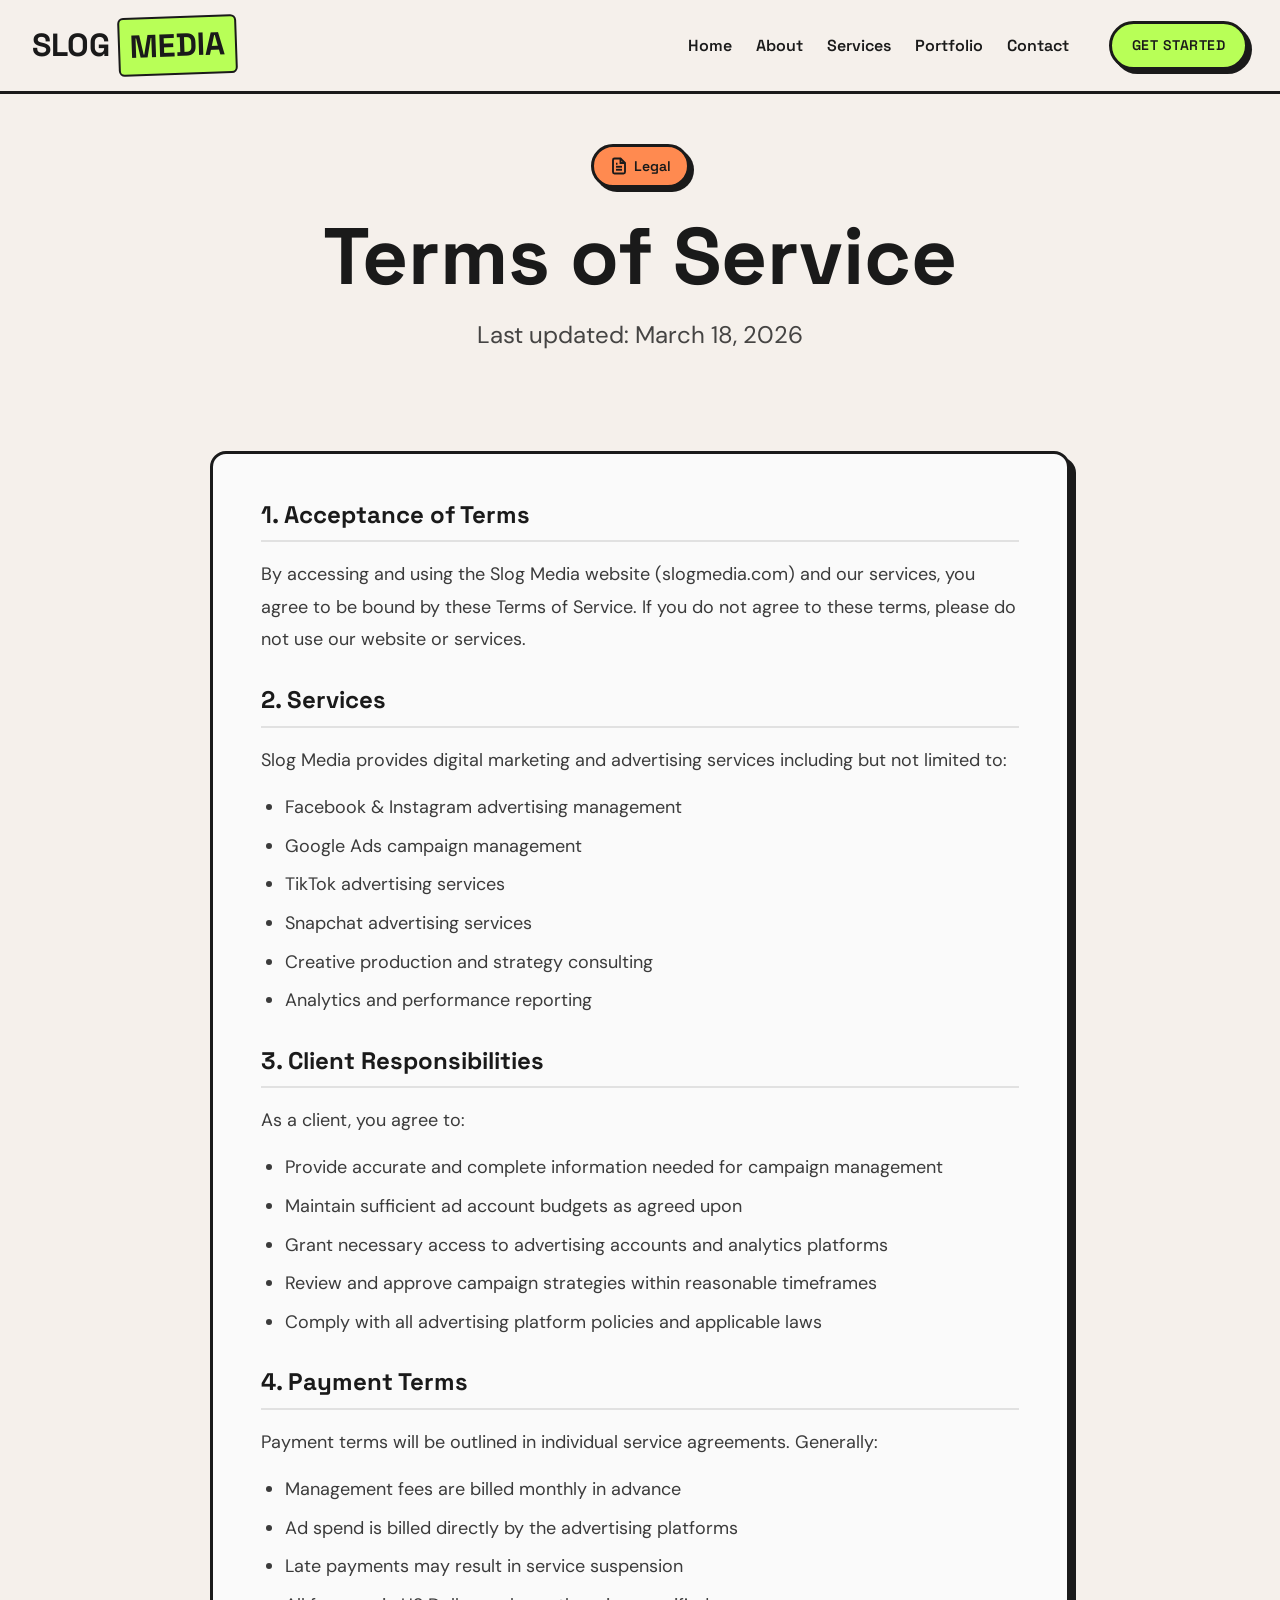
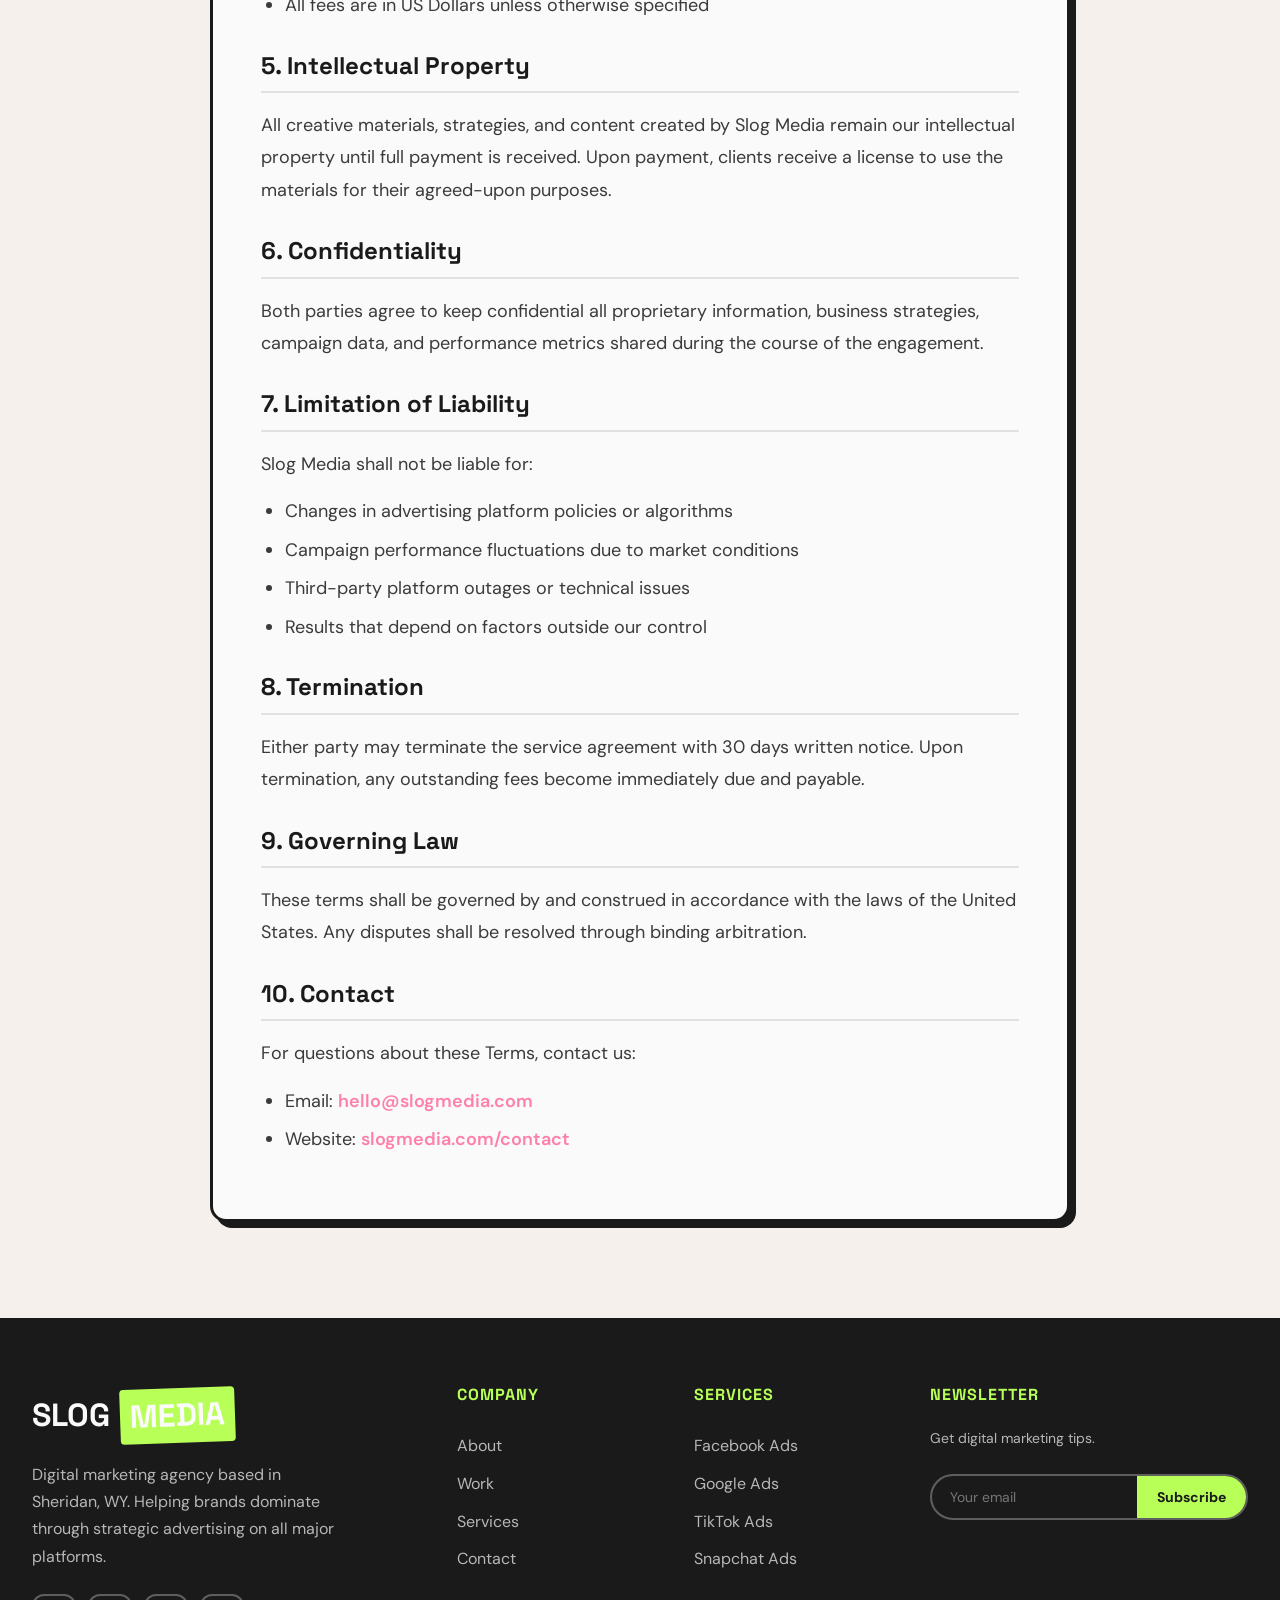
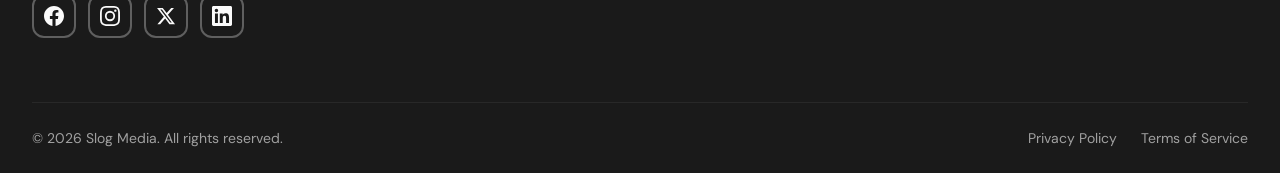
<file: terms/index.html>
<!DOCTYPE html>
<html lang="en">
<head>
  <meta charset="UTF-8">
  <meta name="viewport" content="width=device-width, initial-scale=1.0">
  <title>Terms of Service — Slog Media</title>
  <meta name="description" content="Slog Media Terms of Service. Read our terms and conditions for using our services and website.">
  <link rel="canonical" href="https://slogmedia.com/terms">
  <link rel="stylesheet" href="/styles.css">
  <link rel="icon" type="image/svg+xml" href="data:image/svg+xml,<svg xmlns='http://www.w3.org/2000/svg' viewBox='0 0 100 100'><text y='.9em' font-size='90'>⚡</text></svg>">
</head>
<body>

  <!-- NAVBAR -->
  <nav class="navbar" id="navbar">
    <div class="nav-inner">
      <a href="/" class="nav-logo">SLOG<span>MEDIA</span></a>
      <div class="nav-links" id="nav-links">
        <a href="/" class="nav-link">Home</a>
        <a href="/about" class="nav-link">About</a>
        <a href="/services" class="nav-link">Services</a>
        <a href="/portfolio" class="nav-link">Portfolio</a>
        <a href="/contact" class="nav-link">Contact</a>
        <a href="/contact" class="btn btn-primary btn-sm nav-cta">Get Started</a>
      </div>
      <div class="hamburger" id="hamburger"><span></span><span></span><span></span></div>
    </div>
  </nav>

  <!-- HERO -->
  <section class="page-hero">
    <div class="container">
      <div class="reveal">
        <span class="badge badge-orange" style="margin-bottom: var(--space-lg);">
          <svg width="16" height="16" viewBox="0 0 24 24" fill="none" stroke="currentColor" stroke-width="2.5"><path d="M14 2H6a2 2 0 0 0-2 2v16a2 2 0 0 0 2 2h12a2 2 0 0 0 2-2V8z"/><path d="M14 2v6h6"/><path d="M16 13H8"/><path d="M16 17H8"/><path d="M10 9H8"/></svg>
          Legal
        </span>
        <h1>Terms of Service</h1>
        <p>Last updated: March 18, 2026</p>
      </div>
    </div>
  </section>

  <!-- CONTENT -->
  <section class="section" style="padding-top: 0;">
    <div class="container">
      <div class="legal-content card reveal" style="padding: var(--space-2xl); max-width: 860px; margin: 0 auto;">

        <h2 class="legal-heading">1. Acceptance of Terms</h2>
        <p>By accessing and using the Slog Media website (slogmedia.com) and our services, you agree to be bound by these Terms of Service. If you do not agree to these terms, please do not use our website or services.</p>

        <h2 class="legal-heading">2. Services</h2>
        <p>Slog Media provides digital marketing and advertising services including but not limited to:</p>
        <ul class="legal-list">
          <li>Facebook & Instagram advertising management</li>
          <li>Google Ads campaign management</li>
          <li>TikTok advertising services</li>
          <li>Snapchat advertising services</li>
          <li>Creative production and strategy consulting</li>
          <li>Analytics and performance reporting</li>
        </ul>

        <h2 class="legal-heading">3. Client Responsibilities</h2>
        <p>As a client, you agree to:</p>
        <ul class="legal-list">
          <li>Provide accurate and complete information needed for campaign management</li>
          <li>Maintain sufficient ad account budgets as agreed upon</li>
          <li>Grant necessary access to advertising accounts and analytics platforms</li>
          <li>Review and approve campaign strategies within reasonable timeframes</li>
          <li>Comply with all advertising platform policies and applicable laws</li>
        </ul>

        <h2 class="legal-heading">4. Payment Terms</h2>
        <p>Payment terms will be outlined in individual service agreements. Generally:</p>
        <ul class="legal-list">
          <li>Management fees are billed monthly in advance</li>
          <li>Ad spend is billed directly by the advertising platforms</li>
          <li>Late payments may result in service suspension</li>
          <li>All fees are in US Dollars unless otherwise specified</li>
        </ul>

        <h2 class="legal-heading">5. Intellectual Property</h2>
        <p>All creative materials, strategies, and content created by Slog Media remain our intellectual property until full payment is received. Upon payment, clients receive a license to use the materials for their agreed-upon purposes.</p>

        <h2 class="legal-heading">6. Confidentiality</h2>
        <p>Both parties agree to keep confidential all proprietary information, business strategies, campaign data, and performance metrics shared during the course of the engagement.</p>

        <h2 class="legal-heading">7. Limitation of Liability</h2>
        <p>Slog Media shall not be liable for:</p>
        <ul class="legal-list">
          <li>Changes in advertising platform policies or algorithms</li>
          <li>Campaign performance fluctuations due to market conditions</li>
          <li>Third-party platform outages or technical issues</li>
          <li>Results that depend on factors outside our control</li>
        </ul>

        <h2 class="legal-heading">8. Termination</h2>
        <p>Either party may terminate the service agreement with 30 days written notice. Upon termination, any outstanding fees become immediately due and payable.</p>

        <h2 class="legal-heading">9. Governing Law</h2>
        <p>These terms shall be governed by and construed in accordance with the laws of the United States. Any disputes shall be resolved through binding arbitration.</p>

        <h2 class="legal-heading">10. Contact</h2>
        <p>For questions about these Terms, contact us:</p>
        <ul class="legal-list">
          <li>Email: <a href="mailto:hello@slogmedia.com" style="color: var(--clr-pink); font-weight: 600;">hello@slogmedia.com</a></li>
          <li>Website: <a href="/contact" style="color: var(--clr-pink); font-weight: 600;">slogmedia.com/contact</a></li>
        </ul>

      </div>
    </div>
  </section>

  <!-- FOOTER -->
  <footer class="footer">
    <div class="container">
      <div class="footer-top">
        <div class="footer-brand">
          <div class="nav-logo">SLOG<span>MEDIA</span></div>
          <p>Digital marketing agency based in Sheridan, WY. Helping brands dominate through strategic advertising on all major platforms.</p>
          <div class="footer-social">
            <a href="#" aria-label="Facebook"><svg width="20" height="20" viewBox="0 0 24 24" fill="currentColor"><path d="M24 12.073c0-6.627-5.373-12-12-12s-12 5.373-12 12c0 5.99 4.388 10.954 10.125 11.854v-8.385H7.078v-3.47h3.047V9.43c0-3.007 1.792-4.669 4.533-4.669 1.312 0 2.686.235 2.686.235v2.953H15.83c-1.491 0-1.956.925-1.956 1.874v2.25h3.328l-.532 3.47h-2.796v8.385C19.612 23.027 24 18.062 24 12.073z"/></svg></a>
            <a href="#" aria-label="Instagram"><svg width="20" height="20" viewBox="0 0 24 24" fill="currentColor"><path d="M12 2.163c3.204 0 3.584.012 4.85.07 3.252.148 4.771 1.691 4.919 4.919.058 1.265.069 1.645.069 4.849 0 3.205-.012 3.584-.069 4.849-.149 3.225-1.664 4.771-4.919 4.919-1.266.058-1.644.07-4.85.07-3.204 0-3.584-.012-4.849-.07-3.26-.149-4.771-1.699-4.919-4.92-.058-1.265-.07-1.644-.07-4.849 0-3.204.013-3.583.07-4.849.149-3.227 1.664-4.771 4.919-4.919 1.266-.057 1.645-.069 4.849-.069zM12 0C8.741 0 8.333.014 7.053.072 2.695.272.273 2.69.073 7.052.014 8.333 0 8.741 0 12c0 3.259.014 3.668.072 4.948.2 4.358 2.618 6.78 6.98 6.98C8.333 23.986 8.741 24 12 24c3.259 0 3.668-.014 4.948-.072 4.354-.2 6.782-2.618 6.979-6.98.059-1.28.073-1.689.073-4.948 0-3.259-.014-3.667-.072-4.947-.196-4.354-2.617-6.78-6.979-6.98C15.668.014 15.259 0 12 0zm0 5.838a6.162 6.162 0 100 12.324 6.162 6.162 0 000-12.324zM12 16a4 4 0 110-8 4 4 0 010 8zm6.406-11.845a1.44 1.44 0 100 2.881 1.44 1.44 0 000-2.881z"/></svg></a>
            <a href="#" aria-label="X"><svg width="20" height="20" viewBox="0 0 24 24" fill="currentColor"><path d="M18.244 2.25h3.308l-7.227 8.26 8.502 11.24H16.17l-5.214-6.817L4.99 21.75H1.68l7.73-8.835L1.254 2.25H8.08l4.713 6.231zm-1.161 17.52h1.833L7.084 4.126H5.117z"/></svg></a>
            <a href="#" aria-label="LinkedIn"><svg width="20" height="20" viewBox="0 0 24 24" fill="currentColor"><path d="M20.447 20.452h-3.554v-5.569c0-1.328-.027-3.037-1.852-3.037-1.853 0-2.136 1.445-2.136 2.939v5.667H9.351V9h3.414v1.561h.046c.477-.9 1.637-1.85 3.37-1.85 3.601 0 4.267 2.37 4.267 5.455v6.286zM5.337 7.433c-1.144 0-2.063-.926-2.063-2.065 0-1.138.92-2.063 2.063-2.063 1.14 0 2.064.925 2.064 2.063 0 1.139-.925 2.065-2.064 2.065zm1.782 13.019H3.555V9h3.564v11.452zM22.225 0H1.771C.792 0 0 .774 0 1.729v20.542C0 23.227.792 24 1.771 24h20.451C23.2 24 24 23.227 24 22.271V1.729C24 .774 23.2 0 22.222 0h.003z"/></svg></a>
          </div>
        </div>
        <div class="footer-col"><h4>Company</h4><a href="/about">About</a><a href="/portfolio">Work</a><a href="/services">Services</a><a href="/contact">Contact</a></div>
        <div class="footer-col"><h4>Services</h4><a href="/services">Facebook Ads</a><a href="/services">Google Ads</a><a href="/services">TikTok Ads</a><a href="/services">Snapchat Ads</a></div>
        <div class="footer-col"><h4>Newsletter</h4><p style="font-size:var(--fs-xs);opacity:0.7;margin-bottom:var(--space-md);">Get digital marketing tips.</p><div class="footer-newsletter"><form class="footer-newsletter-form" onsubmit="event.preventDefault();this.querySelector('button').textContent='Done ✓';"><input type="email" placeholder="Your email" required><button type="submit">Subscribe</button></form></div></div>
      </div>
      <div class="footer-bottom"><p>&copy; 2026 Slog Media. All rights reserved.</p><div class="footer-bottom-links"><a href="/privacy">Privacy Policy</a><a href="/terms">Terms of Service</a></div></div>
    </div>
  </footer>
  <script src="/main.js"></script>
</body>
</html>
</file>
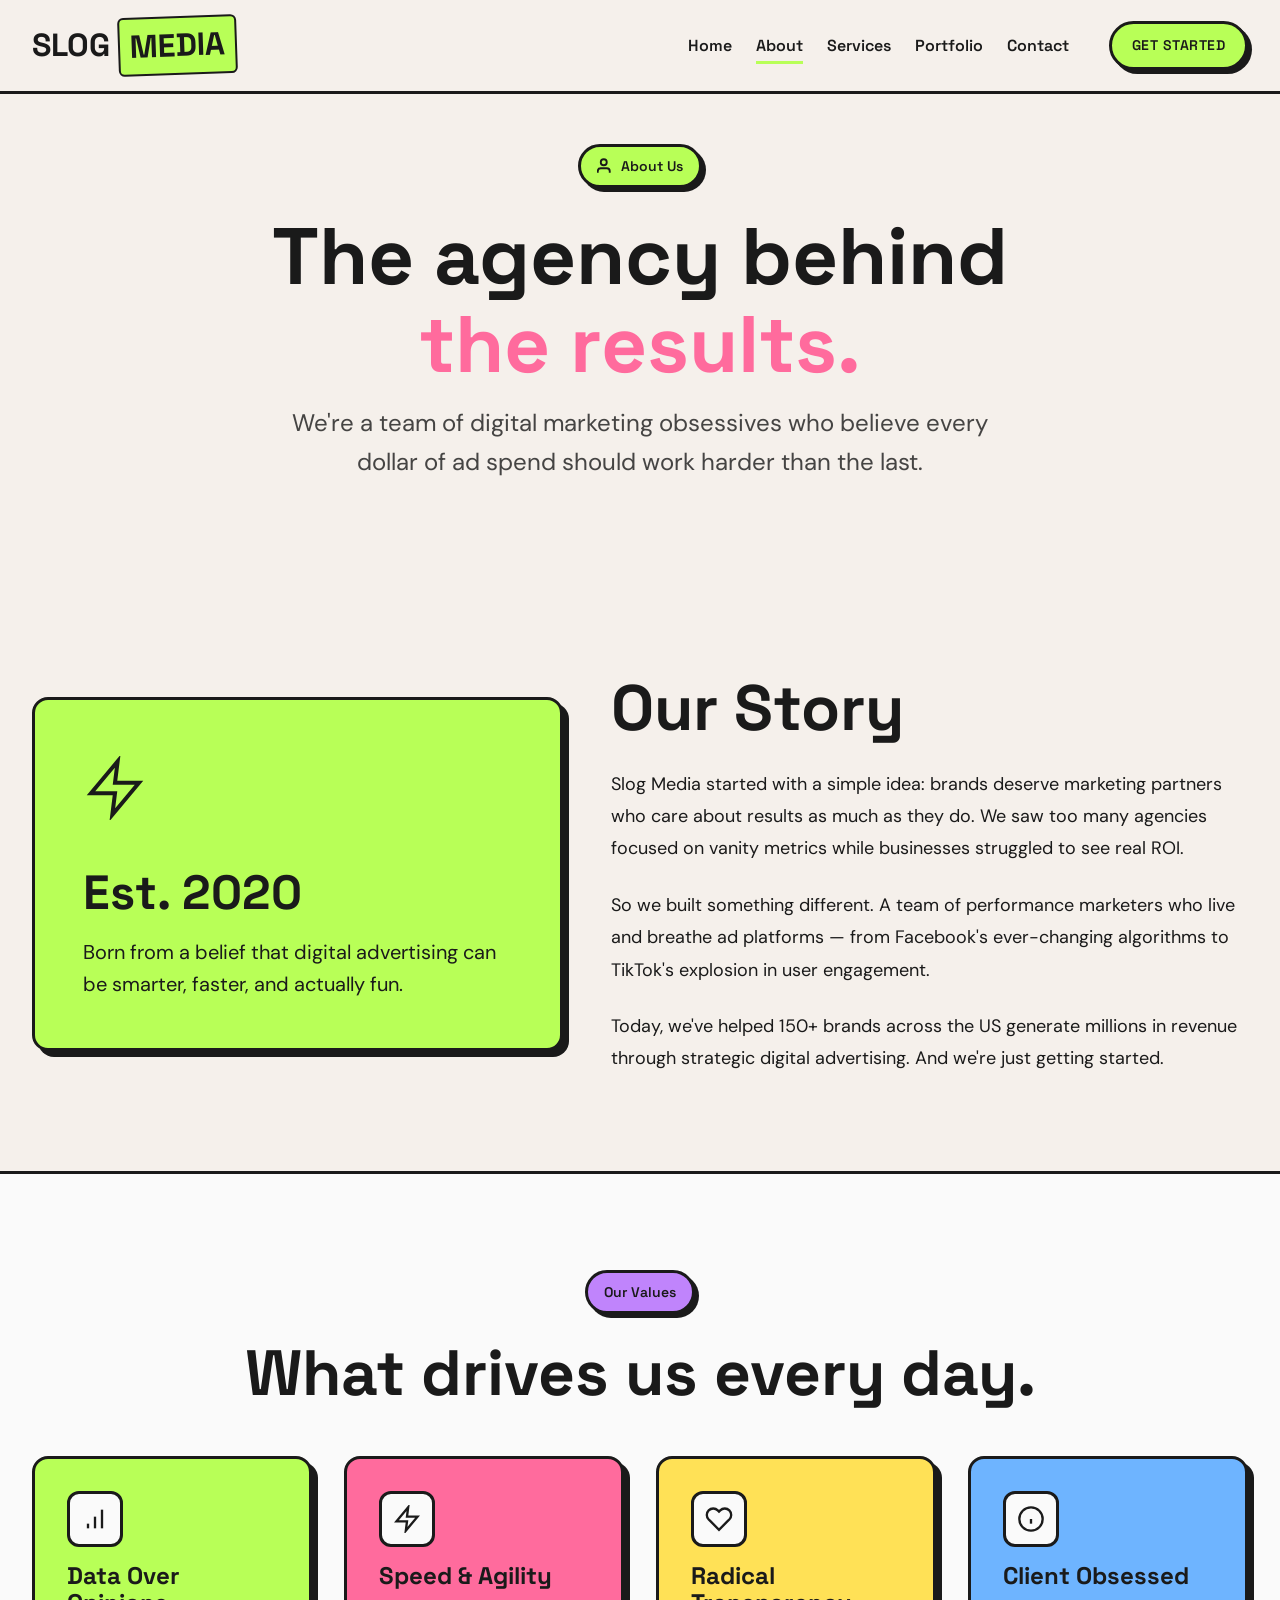
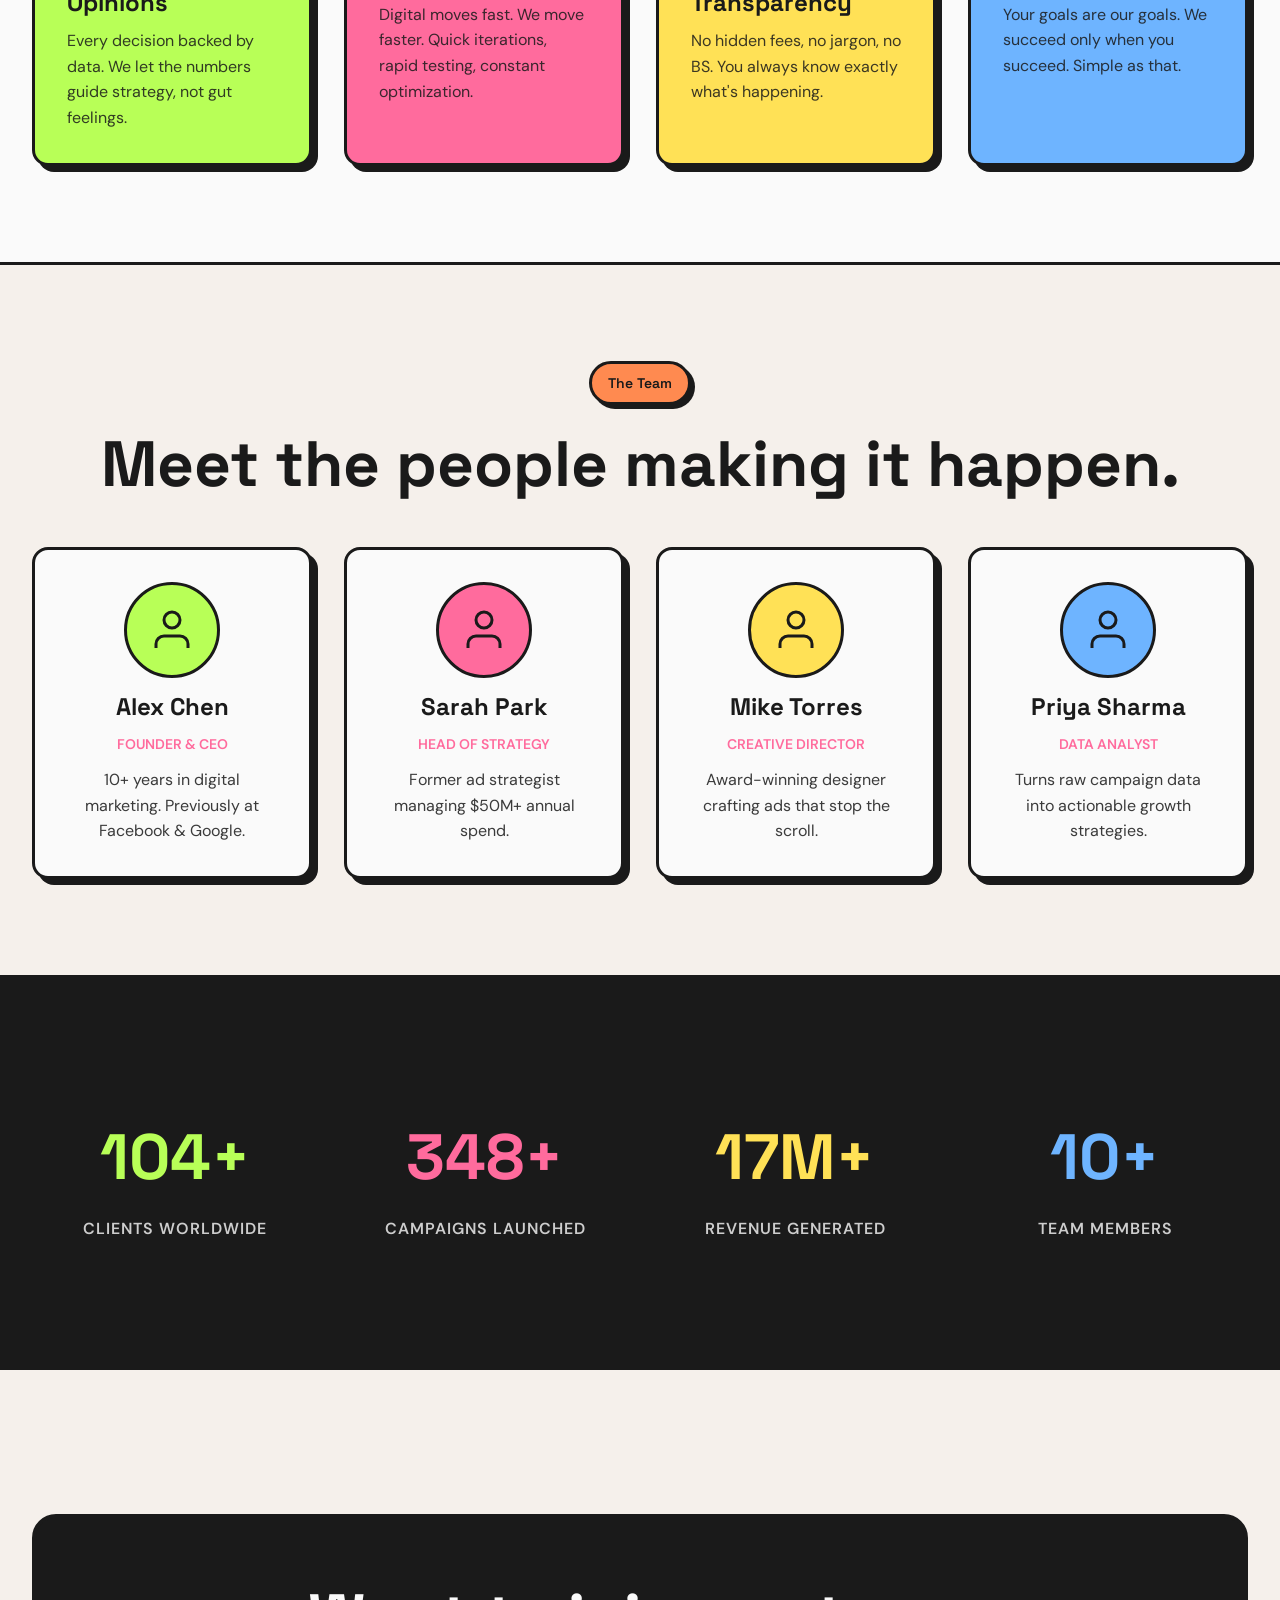
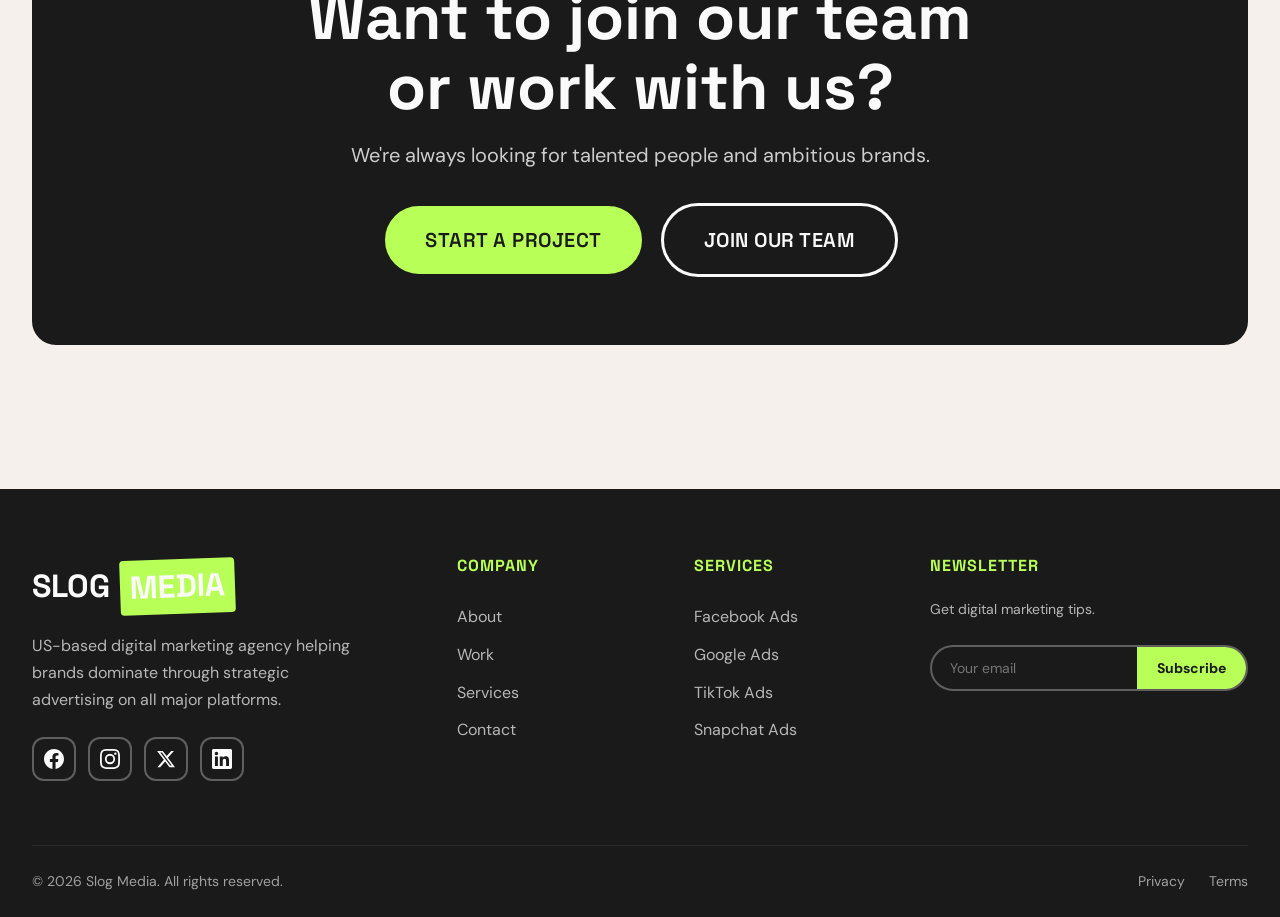
<file: about.html>
<!DOCTYPE html>
<html lang="en">
<head>
  <meta charset="UTF-8">
  <meta name="viewport" content="width=device-width, initial-scale=1.0">
  <title>About Slog Media — Our Story, Team & Mission</title>
  <meta name="description" content="Learn about Slog Media, a US-based digital marketing agency with a passion for performance advertising.">
  <link rel="canonical" href="https://slogmedia.com/about">
  <link rel="stylesheet" href="styles.css">
  <link rel="icon" type="image/svg+xml" href="data:image/svg+xml,<svg xmlns='http://www.w3.org/2000/svg' viewBox='0 0 100 100'><text y='.9em' font-size='90'>⚡</text></svg>">
</head>
<body>

  <!-- NAVBAR -->
  <nav class="navbar" id="navbar">
    <div class="nav-inner">
      <a href="index.html" class="nav-logo">SLOG<span>MEDIA</span></a>
      <div class="nav-links" id="nav-links">
        <a href="index.html" class="nav-link">Home</a>
        <a href="about.html" class="nav-link active">About</a>
        <a href="services.html" class="nav-link">Services</a>
        <a href="portfolio.html" class="nav-link">Portfolio</a>
        <a href="contact.html" class="nav-link">Contact</a>
        <a href="contact.html" class="btn btn-primary btn-sm nav-cta">Get Started</a>
      </div>
      <div class="hamburger" id="hamburger"><span></span><span></span><span></span></div>
    </div>
  </nav>

  <!-- PAGE HERO -->
  <section class="page-hero">
    <div class="container">
      <div class="reveal">
        <span class="badge badge-lime" style="margin-bottom: var(--space-lg);">
          <svg width="16" height="16" viewBox="0 0 24 24" fill="none" stroke="currentColor" stroke-width="2.5"><path d="M17 21v-2a4 4 0 0 0-4-4H5a4 4 0 0 0-4 4v2"/><circle cx="9" cy="7" r="4"/></svg>
          About Us
        </span>
        <h1>The agency behind<br><span style="color: var(--clr-pink);">the results.</span></h1>
        <p>We're a team of digital marketing obsessives who believe every dollar of ad spend should work harder than the last.</p>
      </div>
    </div>
  </section>

  <!-- OUR STORY -->
  <section class="section">
    <div class="container">
      <div class="about-story-layout">
        <div class="about-story-left reveal-left">
          <div class="card card-lime" style="padding: var(--space-2xl);">
            <div style="font-size: 64px; margin-bottom: var(--space-md);">
              <svg width="64" height="64" viewBox="0 0 24 24" fill="none" stroke="currentColor" stroke-width="1.5"><path d="M13 2L3 14h9l-1 8 10-12h-9l1-8z"/></svg>
            </div>
            <h3 style="font-family: var(--ff-heading); font-size: var(--fs-2xl); margin-bottom: var(--space-md);">Est. 2020</h3>
            <p style="font-size: var(--fs-md);">Born from a belief that digital advertising can be smarter, faster, and actually fun.</p>
          </div>
        </div>
        <div class="about-story-right reveal-right">
          <h2 class="section-title">Our Story</h2>
          <p style="margin-bottom: var(--space-lg); line-height: 1.8;">Slog Media started with a simple idea: brands deserve marketing partners who care about results as much as they do. We saw too many agencies focused on vanity metrics while businesses struggled to see real ROI.</p>
          <p style="margin-bottom: var(--space-lg); line-height: 1.8;">So we built something different. A team of performance marketers who live and breathe ad platforms — from Facebook's ever-changing algorithms to TikTok's explosion in user engagement.</p>
          <p style="line-height: 1.8;">Today, we've helped 150+ brands across the US generate millions in revenue through strategic digital advertising. And we're just getting started.</p>
        </div>
      </div>
    </div>
  </section>

  <!-- VALUES -->
  <section class="section" style="background: var(--clr-white); border-top: var(--border); border-bottom: var(--border);">
    <div class="container">
      <div class="text-center reveal">
        <span class="badge badge-purple" style="margin-bottom: var(--space-lg);">Our Values</span>
        <h2 class="section-title">What drives us every day.</h2>
      </div>
      <div class="grid grid-4 values-grid" style="margin-top: var(--space-2xl);">
        <div class="card card-lime reveal">
          <div class="card-icon" style="background: var(--clr-white);"><svg width="28" height="28" viewBox="0 0 24 24" fill="none" stroke="currentColor" stroke-width="2"><path d="M12 20V10"/><path d="M18 20V4"/><path d="M6 20v-4"/></svg></div>
          <h3 class="card-title">Data Over Opinions</h3>
          <p class="card-text">Every decision backed by data. We let the numbers guide strategy, not gut feelings.</p>
        </div>
        <div class="card card-pink reveal">
          <div class="card-icon" style="background: var(--clr-white);"><svg width="28" height="28" viewBox="0 0 24 24" fill="none" stroke="currentColor" stroke-width="2"><path d="M13 2L3 14h9l-1 8 10-12h-9l1-8z"/></svg></div>
          <h3 class="card-title">Speed & Agility</h3>
          <p class="card-text">Digital moves fast. We move faster. Quick iterations, rapid testing, constant optimization.</p>
        </div>
        <div class="card card-yellow reveal">
          <div class="card-icon" style="background: var(--clr-white);"><svg width="28" height="28" viewBox="0 0 24 24" fill="none" stroke="currentColor" stroke-width="2"><path d="M20.84 4.61a5.5 5.5 0 00-7.78 0L12 5.67l-1.06-1.06a5.5 5.5 0 00-7.78 7.78l1.06 1.06L12 21.23l7.78-7.78 1.06-1.06a5.5 5.5 0 000-7.78z"/></svg></div>
          <h3 class="card-title">Radical Transparency</h3>
          <p class="card-text">No hidden fees, no jargon, no BS. You always know exactly what's happening.</p>
        </div>
        <div class="card card-blue reveal">
          <div class="card-icon" style="background: var(--clr-white);"><svg width="28" height="28" viewBox="0 0 24 24" fill="none" stroke="currentColor" stroke-width="2"><circle cx="12" cy="12" r="10"/><path d="M12 16v-4"/><path d="M12 8h.01"/></svg></div>
          <h3 class="card-title">Client Obsessed</h3>
          <p class="card-text">Your goals are our goals. We succeed only when you succeed. Simple as that.</p>
        </div>
      </div>
    </div>
  </section>

  <!-- TEAM -->
  <section class="section">
    <div class="container">
      <div class="text-center reveal">
        <span class="badge badge-orange" style="margin-bottom: var(--space-lg);">The Team</span>
        <h2 class="section-title">Meet the people making it happen.</h2>
      </div>
      <div class="grid grid-4 team-grid" style="margin-top: var(--space-2xl);">
        <div class="card reveal" style="text-align: center;">
          <div class="team-avatar" style="background: var(--clr-lime);"><svg width="48" height="48" viewBox="0 0 24 24" fill="none" stroke="currentColor" stroke-width="1.5"><path d="M20 21v-2a4 4 0 00-4-4H8a4 4 0 00-4 4v2"/><circle cx="12" cy="7" r="4"/></svg></div>
          <h3 class="card-title" style="margin-top: var(--space-md);">Alex Chen</h3>
          <p style="font-size: var(--fs-xs); color: var(--clr-pink); font-weight: 600; text-transform: uppercase;">Founder & CEO</p>
          <p class="card-text" style="margin-top: var(--space-sm);">10+ years in digital marketing. Previously at Facebook & Google.</p>
        </div>
        <div class="card reveal" style="text-align: center;">
          <div class="team-avatar" style="background: var(--clr-pink);"><svg width="48" height="48" viewBox="0 0 24 24" fill="none" stroke="currentColor" stroke-width="1.5"><path d="M20 21v-2a4 4 0 00-4-4H8a4 4 0 00-4 4v2"/><circle cx="12" cy="7" r="4"/></svg></div>
          <h3 class="card-title" style="margin-top: var(--space-md);">Sarah Park</h3>
          <p style="font-size: var(--fs-xs); color: var(--clr-pink); font-weight: 600; text-transform: uppercase;">Head of Strategy</p>
          <p class="card-text" style="margin-top: var(--space-sm);">Former ad strategist managing $50M+ annual spend.</p>
        </div>
        <div class="card reveal" style="text-align: center;">
          <div class="team-avatar" style="background: var(--clr-yellow);"><svg width="48" height="48" viewBox="0 0 24 24" fill="none" stroke="currentColor" stroke-width="1.5"><path d="M20 21v-2a4 4 0 00-4-4H8a4 4 0 00-4 4v2"/><circle cx="12" cy="7" r="4"/></svg></div>
          <h3 class="card-title" style="margin-top: var(--space-md);">Mike Torres</h3>
          <p style="font-size: var(--fs-xs); color: var(--clr-pink); font-weight: 600; text-transform: uppercase;">Creative Director</p>
          <p class="card-text" style="margin-top: var(--space-sm);">Award-winning designer crafting ads that stop the scroll.</p>
        </div>
        <div class="card reveal" style="text-align: center;">
          <div class="team-avatar" style="background: var(--clr-blue);"><svg width="48" height="48" viewBox="0 0 24 24" fill="none" stroke="currentColor" stroke-width="1.5"><path d="M20 21v-2a4 4 0 00-4-4H8a4 4 0 00-4 4v2"/><circle cx="12" cy="7" r="4"/></svg></div>
          <h3 class="card-title" style="margin-top: var(--space-md);">Priya Sharma</h3>
          <p style="font-size: var(--fs-xs); color: var(--clr-pink); font-weight: 600; text-transform: uppercase;">Data Analyst</p>
          <p class="card-text" style="margin-top: var(--space-sm);">Turns raw campaign data into actionable growth strategies.</p>
        </div>
      </div>
    </div>
  </section>

  <!-- STATS -->
  <section class="section" style="background: var(--clr-black); color: var(--clr-white); border-top: var(--border);">
    <div class="container">
      <div class="stats-grid">
        <div class="stat-card reveal"><div class="stat-number" style="color: var(--clr-lime);" data-count="150" data-suffix="+">0</div><div class="stat-label">Clients Worldwide</div></div>
        <div class="stat-card reveal"><div class="stat-number" style="color: var(--clr-pink);" data-count="500" data-suffix="+">0</div><div class="stat-label">Campaigns Launched</div></div>
        <div class="stat-card reveal"><div class="stat-number" style="color: var(--clr-yellow);" data-count="25" data-suffix="M+">0</div><div class="stat-label">Revenue Generated</div></div>
        <div class="stat-card reveal"><div class="stat-number" style="color: var(--clr-blue);" data-count="15" data-suffix="+">0</div><div class="stat-label">Team Members</div></div>
      </div>
    </div>
  </section>

  <!-- CTA -->
  <section class="section">
    <div class="container">
      <div class="cta-section reveal">
        <h2>Want to join our team<br>or work with us?</h2>
        <p>We're always looking for talented people and ambitious brands.</p>
        <div class="flex-center gap-md" style="flex-wrap: wrap;">
          <a href="contact.html" class="btn btn-primary btn-lg">Start a Project</a>
          <a href="contact.html" class="btn btn-outline btn-lg" style="color: var(--clr-white); border-color: var(--clr-white);">Join Our Team</a>
        </div>
      </div>
    </div>
  </section>

  <!-- FOOTER -->
  <footer class="footer">
    <div class="container">
      <div class="footer-top">
        <div class="footer-brand">
          <div class="nav-logo">SLOG<span>MEDIA</span></div>
          <p>US-based digital marketing agency helping brands dominate through strategic advertising on all major platforms.</p>
          <div class="footer-social">
            <a href="#" aria-label="Facebook"><svg width="20" height="20" viewBox="0 0 24 24" fill="currentColor"><path d="M24 12.073c0-6.627-5.373-12-12-12s-12 5.373-12 12c0 5.99 4.388 10.954 10.125 11.854v-8.385H7.078v-3.47h3.047V9.43c0-3.007 1.792-4.669 4.533-4.669 1.312 0 2.686.235 2.686.235v2.953H15.83c-1.491 0-1.956.925-1.956 1.874v2.25h3.328l-.532 3.47h-2.796v8.385C19.612 23.027 24 18.062 24 12.073z"/></svg></a>
            <a href="#" aria-label="Instagram"><svg width="20" height="20" viewBox="0 0 24 24" fill="currentColor"><path d="M12 2.163c3.204 0 3.584.012 4.85.07 3.252.148 4.771 1.691 4.919 4.919.058 1.265.069 1.645.069 4.849 0 3.205-.012 3.584-.069 4.849-.149 3.225-1.664 4.771-4.919 4.919-1.266.058-1.644.07-4.85.07-3.204 0-3.584-.012-4.849-.07-3.26-.149-4.771-1.699-4.919-4.92-.058-1.265-.07-1.644-.07-4.849 0-3.204.013-3.583.07-4.849.149-3.227 1.664-4.771 4.919-4.919 1.266-.057 1.645-.069 4.849-.069zM12 0C8.741 0 8.333.014 7.053.072 2.695.272.273 2.69.073 7.052.014 8.333 0 8.741 0 12c0 3.259.014 3.668.072 4.948.2 4.358 2.618 6.78 6.98 6.98C8.333 23.986 8.741 24 12 24c3.259 0 3.668-.014 4.948-.072 4.354-.2 6.782-2.618 6.979-6.98.059-1.28.073-1.689.073-4.948 0-3.259-.014-3.667-.072-4.947-.196-4.354-2.617-6.78-6.979-6.98C15.668.014 15.259 0 12 0zm0 5.838a6.162 6.162 0 100 12.324 6.162 6.162 0 000-12.324zM12 16a4 4 0 110-8 4 4 0 010 8zm6.406-11.845a1.44 1.44 0 100 2.881 1.44 1.44 0 000-2.881z"/></svg></a>
            <a href="#" aria-label="X"><svg width="20" height="20" viewBox="0 0 24 24" fill="currentColor"><path d="M18.244 2.25h3.308l-7.227 8.26 8.502 11.24H16.17l-5.214-6.817L4.99 21.75H1.68l7.73-8.835L1.254 2.25H8.08l4.713 6.231zm-1.161 17.52h1.833L7.084 4.126H5.117z"/></svg></a>
            <a href="#" aria-label="LinkedIn"><svg width="20" height="20" viewBox="0 0 24 24" fill="currentColor"><path d="M20.447 20.452h-3.554v-5.569c0-1.328-.027-3.037-1.852-3.037-1.853 0-2.136 1.445-2.136 2.939v5.667H9.351V9h3.414v1.561h.046c.477-.9 1.637-1.85 3.37-1.85 3.601 0 4.267 2.37 4.267 5.455v6.286zM5.337 7.433c-1.144 0-2.063-.926-2.063-2.065 0-1.138.92-2.063 2.063-2.063 1.14 0 2.064.925 2.064 2.063 0 1.139-.925 2.065-2.064 2.065zm1.782 13.019H3.555V9h3.564v11.452zM22.225 0H1.771C.792 0 0 .774 0 1.729v20.542C0 23.227.792 24 1.771 24h20.451C23.2 24 24 23.227 24 22.271V1.729C24 .774 23.2 0 22.222 0h.003z"/></svg></a>
          </div>
        </div>
        <div class="footer-col"><h4>Company</h4><a href="about.html">About</a><a href="portfolio.html">Work</a><a href="services.html">Services</a><a href="contact.html">Contact</a></div>
        <div class="footer-col"><h4>Services</h4><a href="services.html">Facebook Ads</a><a href="services.html">Google Ads</a><a href="services.html">TikTok Ads</a><a href="services.html">Snapchat Ads</a></div>
        <div class="footer-col"><h4>Newsletter</h4><p style="font-size:var(--fs-xs);opacity:0.7;margin-bottom:var(--space-md);">Get digital marketing tips.</p><div class="footer-newsletter"><form class="footer-newsletter-form" onsubmit="event.preventDefault();this.querySelector('button').textContent='Done ✓';"><input type="email" placeholder="Your email" required><button type="submit">Subscribe</button></form></div></div>
      </div>
      <div class="footer-bottom"><p>&copy; 2026 Slog Media. All rights reserved.</p><div class="footer-bottom-links"><a href="#">Privacy</a><a href="#">Terms</a></div></div>
    </div>
  </footer>
  <script src="main.js"></script>
</body>
</html>
</file>
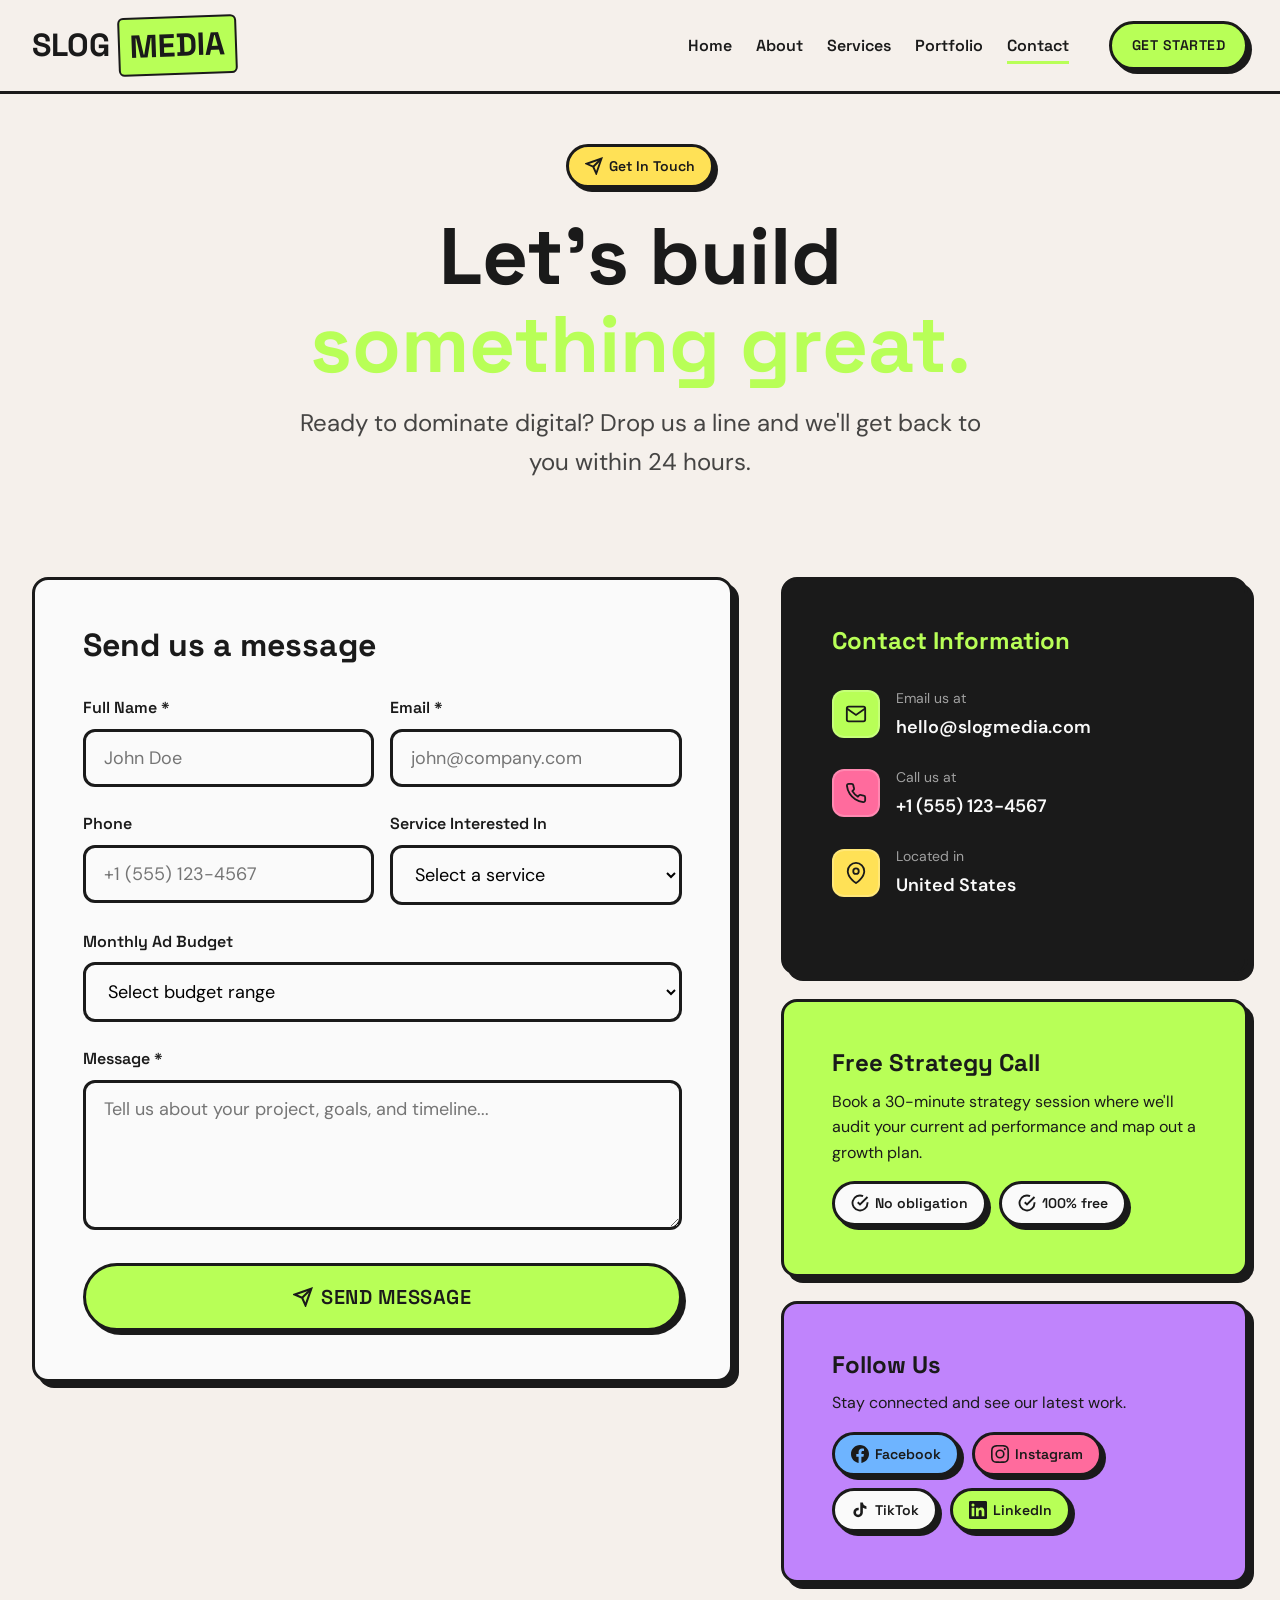
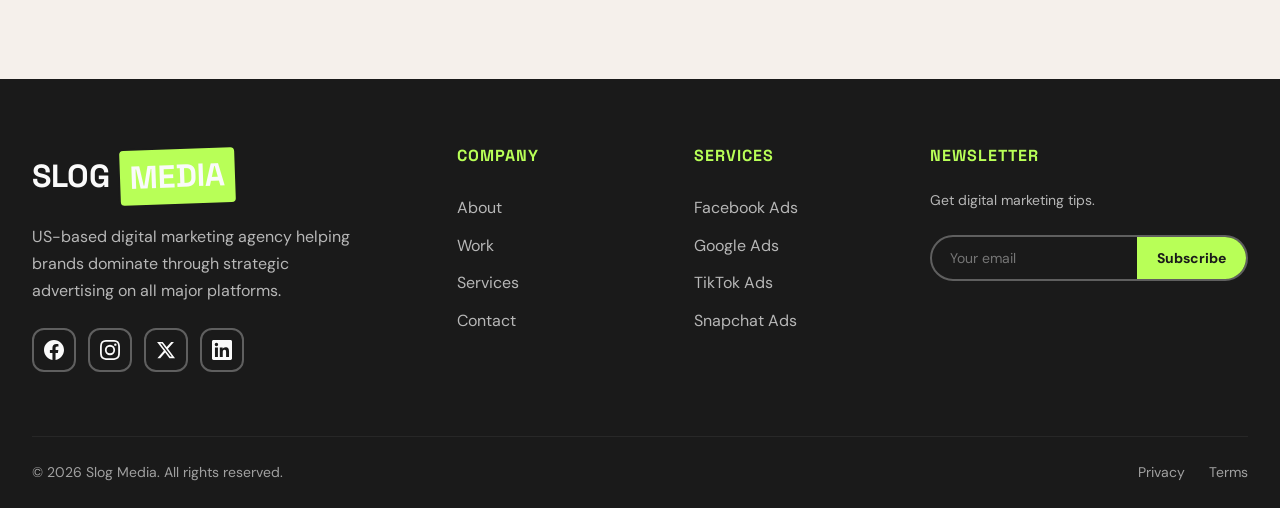
<file: contact.html>
<!DOCTYPE html>
<html lang="en">
<head>
  <meta charset="UTF-8">
  <meta name="viewport" content="width=device-width, initial-scale=1.0">
  <title>Contact Us — Get a Free Strategy Call | Slog Media</title>
  <meta name="description" content="Get in touch with Slog Media. Book a free strategy call or send us a message about your next digital advertising campaign.">
  <link rel="canonical" href="https://slogmedia.com/contact">
  <link rel="stylesheet" href="styles.css">
  <link rel="icon" type="image/svg+xml" href="data:image/svg+xml,<svg xmlns='http://www.w3.org/2000/svg' viewBox='0 0 100 100'><text y='.9em' font-size='90'>⚡</text></svg>">
</head>
<body>

  <!-- NAVBAR -->
  <nav class="navbar" id="navbar">
    <div class="nav-inner">
      <a href="index.html" class="nav-logo">SLOG<span>MEDIA</span></a>
      <div class="nav-links" id="nav-links">
        <a href="index.html" class="nav-link">Home</a>
        <a href="about.html" class="nav-link">About</a>
        <a href="services.html" class="nav-link">Services</a>
        <a href="portfolio.html" class="nav-link">Portfolio</a>
        <a href="contact.html" class="nav-link active">Contact</a>
        <a href="contact.html" class="btn btn-primary btn-sm nav-cta">Get Started</a>
      </div>
      <div class="hamburger" id="hamburger"><span></span><span></span><span></span></div>
    </div>
  </nav>

  <!-- HERO -->
  <section class="page-hero">
    <div class="container">
      <div class="reveal">
        <span class="badge badge-yellow" style="margin-bottom: var(--space-lg);">
          <svg width="16" height="16" viewBox="0 0 24 24" fill="none" stroke="currentColor" stroke-width="2.5"><path d="M22 2L11 13"/><path d="M22 2l-7 20-4-9-9-4 20-7z"/></svg>
          Get In Touch
        </span>
        <h1>Let's build<br><span style="color: var(--clr-lime);">something great.</span></h1>
        <p>Ready to dominate digital? Drop us a line and we'll get back to you within 24 hours.</p>
      </div>
    </div>
  </section>

  <!-- CONTACT CONTENT -->
  <section class="section" style="padding-top: 0;">
    <div class="container">
      <div class="contact-layout">
        <!-- FORM -->
        <div class="contact-form-wrapper reveal-left">
          <div class="card" style="padding: var(--space-2xl);">
            <h2 style="font-family: var(--ff-heading); font-size: var(--fs-xl); margin-bottom: var(--space-xl);">Send us a message</h2>
            <form id="contact-form">
              <div class="grid grid-2" style="gap: var(--space-md);">
                <div class="form-group">
                  <label class="form-label" for="name">Full Name *</label>
                  <input type="text" id="name" class="form-input" placeholder="John Doe" required>
                  <p class="form-error">Please enter your name</p>
                </div>
                <div class="form-group">
                  <label class="form-label" for="email">Email *</label>
                  <input type="email" id="email" class="form-input" placeholder="john@company.com" required>
                  <p class="form-error">Please enter a valid email</p>
                </div>
              </div>
              <div class="grid grid-2" style="gap: var(--space-md);">
                <div class="form-group">
                  <label class="form-label" for="phone">Phone</label>
                  <input type="tel" id="phone" class="form-input" placeholder="+1 (555) 123-4567">
                </div>
                <div class="form-group">
                  <label class="form-label" for="service">Service Interested In</label>
                  <select id="service" class="form-select">
                    <option value="">Select a service</option>
                    <option value="facebook">Facebook & Instagram Ads</option>
                    <option value="google">Google Ads & YouTube</option>
                    <option value="tiktok">TikTok Ads</option>
                    <option value="snapchat">Snapchat Ads</option>
                    <option value="all">Full-Service (All Platforms)</option>
                    <option value="other">Other</option>
                  </select>
                </div>
              </div>
              <div class="form-group">
                <label class="form-label" for="budget">Monthly Ad Budget</label>
                <select id="budget" class="form-select">
                  <option value="">Select budget range</option>
                  <option value="1k-5k">$1,000 - $5,000</option>
                  <option value="5k-10k">$5,000 - $10,000</option>
                  <option value="10k-25k">$10,000 - $25,000</option>
                  <option value="25k-50k">$25,000 - $50,000</option>
                  <option value="50k+">$50,000+</option>
                </select>
              </div>
              <div class="form-group">
                <label class="form-label" for="message">Message *</label>
                <textarea id="message" class="form-textarea" placeholder="Tell us about your project, goals, and timeline..." required></textarea>
                <p class="form-error">Please enter at least 10 characters</p>
              </div>
              <button type="submit" class="btn btn-primary btn-lg" style="width: 100%; justify-content: center;">
                <svg width="20" height="20" viewBox="0 0 24 24" fill="none" stroke="currentColor" stroke-width="2.5"><path d="M22 2L11 13"/><path d="M22 2l-7 20-4-9-9-4 20-7z"/></svg>
                Send Message
              </button>
            </form>
          </div>
        </div>

        <!-- CONTACT INFO -->
        <div class="contact-info-wrapper reveal-right">
          <div class="card card-black" style="padding: var(--space-2xl); margin-bottom: var(--space-lg);">
            <h3 style="font-family: var(--ff-heading); font-size: var(--fs-lg); margin-bottom: var(--space-xl); color: var(--clr-lime);">Contact Information</h3>
            <div class="contact-info-item">
              <div class="contact-info-icon" style="background: var(--clr-lime); color: var(--clr-black);">
                <svg width="22" height="22" viewBox="0 0 24 24" fill="none" stroke="currentColor" stroke-width="2"><path d="M4 4h16c1.1 0 2 .9 2 2v12c0 1.1-.9 2-2 2H4c-1.1 0-2-.9-2-2V6c0-1.1.9-2 2-2z"/><path d="M22 6l-10 7L2 6"/></svg>
              </div>
              <div>
                <p style="font-size: var(--fs-xs); opacity: 0.6; margin-bottom: 4px;">Email us at</p>
                <a href="mailto:hello@slogmedia.com" style="color: var(--clr-white); font-weight: 600;">hello@slogmedia.com</a>
              </div>
            </div>
            <div class="contact-info-item">
              <div class="contact-info-icon" style="background: var(--clr-pink); color: var(--clr-black);">
                <svg width="22" height="22" viewBox="0 0 24 24" fill="none" stroke="currentColor" stroke-width="2"><path d="M22 16.92v3a2 2 0 01-2.18 2 19.79 19.79 0 01-8.63-3.07 19.5 19.5 0 01-6-6 19.79 19.79 0 01-3.07-8.67A2 2 0 014.11 2h3a2 2 0 012 1.72c.127.96.361 1.903.7 2.81a2 2 0 01-.45 2.11L8.09 9.91a16 16 0 006 6l1.27-1.27a2 2 0 012.11-.45c.907.339 1.85.573 2.81.7A2 2 0 0122 16.92z"/></svg>
              </div>
              <div>
                <p style="font-size: var(--fs-xs); opacity: 0.6; margin-bottom: 4px;">Call us at</p>
                <a href="tel:+15551234567" style="color: var(--clr-white); font-weight: 600;">+1 (555) 123-4567</a>
              </div>
            </div>
            <div class="contact-info-item">
              <div class="contact-info-icon" style="background: var(--clr-yellow); color: var(--clr-black);">
                <svg width="22" height="22" viewBox="0 0 24 24" fill="none" stroke="currentColor" stroke-width="2"><path d="M21 10c0 7-9 13-9 13s-9-6-9-13a9 9 0 0118 0z"/><circle cx="12" cy="10" r="3"/></svg>
              </div>
              <div>
                <p style="font-size: var(--fs-xs); opacity: 0.6; margin-bottom: 4px;">Located in</p>
                <p style="color: var(--clr-white); font-weight: 600;">United States</p>
              </div>
            </div>
          </div>

          <div class="card card-lime" style="padding: var(--space-2xl); margin-bottom: var(--space-lg);">
            <h3 style="font-family: var(--ff-heading); font-size: var(--fs-lg); margin-bottom: var(--space-sm);">Free Strategy Call</h3>
            <p style="margin-bottom: var(--space-md); font-size: var(--fs-sm);">Book a 30-minute strategy session where we'll audit your current ad performance and map out a growth plan.</p>
            <div class="flex gap-sm flex-wrap">
              <span class="badge">
                <svg width="14" height="14" viewBox="0 0 24 24" fill="none" stroke="currentColor" stroke-width="2.5"><path d="M22 11.08V12a10 10 0 11-5.93-9.14"/><path d="M22 4L12 14.01l-3-3"/></svg>
                No obligation
              </span>
              <span class="badge">
                <svg width="14" height="14" viewBox="0 0 24 24" fill="none" stroke="currentColor" stroke-width="2.5"><path d="M22 11.08V12a10 10 0 11-5.93-9.14"/><path d="M22 4L12 14.01l-3-3"/></svg>
                100% free
              </span>
            </div>
          </div>

          <div class="card card-purple" style="padding: var(--space-2xl);">
            <h3 style="font-family: var(--ff-heading); font-size: var(--fs-lg); margin-bottom: var(--space-sm);">Follow Us</h3>
            <p style="margin-bottom: var(--space-md); font-size: var(--fs-sm);">Stay connected and see our latest work.</p>
            <div class="flex gap-sm flex-wrap">
              <a href="#" class="badge badge-blue" style="cursor: pointer;">
                <svg width="16" height="16" viewBox="0 0 24 24" fill="currentColor"><path d="M24 12.073c0-6.627-5.373-12-12-12s-12 5.373-12 12c0 5.99 4.388 10.954 10.125 11.854v-8.385H7.078v-3.47h3.047V9.43c0-3.007 1.792-4.669 4.533-4.669 1.312 0 2.686.235 2.686.235v2.953H15.83c-1.491 0-1.956.925-1.956 1.874v2.25h3.328l-.532 3.47h-2.796v8.385C19.612 23.027 24 18.062 24 12.073z"/></svg>
                Facebook
              </a>
              <a href="#" class="badge badge-pink" style="cursor: pointer;">
                <svg width="16" height="16" viewBox="0 0 24 24" fill="currentColor"><path d="M12 2.163c3.204 0 3.584.012 4.85.07 3.252.148 4.771 1.691 4.919 4.919.058 1.265.069 1.645.069 4.849 0 3.205-.012 3.584-.069 4.849-.149 3.225-1.664 4.771-4.919 4.919-1.266.058-1.644.07-4.85.07-3.204 0-3.584-.012-4.849-.07-3.26-.149-4.771-1.699-4.919-4.92-.058-1.265-.07-1.644-.07-4.849 0-3.204.013-3.583.07-4.849.149-3.227 1.664-4.771 4.919-4.919 1.266-.057 1.645-.069 4.849-.069zM12 0C8.741 0 8.333.014 7.053.072 2.695.272.273 2.69.073 7.052.014 8.333 0 8.741 0 12c0 3.259.014 3.668.072 4.948.2 4.358 2.618 6.78 6.98 6.98C8.333 23.986 8.741 24 12 24c3.259 0 3.668-.014 4.948-.072 4.354-.2 6.782-2.618 6.979-6.98.059-1.28.073-1.689.073-4.948 0-3.259-.014-3.667-.072-4.947-.196-4.354-2.617-6.78-6.979-6.98C15.668.014 15.259 0 12 0zm0 5.838a6.162 6.162 0 100 12.324 6.162 6.162 0 000-12.324zM12 16a4 4 0 110-8 4 4 0 010 8zm6.406-11.845a1.44 1.44 0 100 2.881 1.44 1.44 0 000-2.881z"/></svg>
                Instagram
              </a>
              <a href="#" class="badge" style="cursor: pointer;">
                <svg width="16" height="16" viewBox="0 0 24 24" fill="currentColor"><path d="M19.59 6.69a4.83 4.83 0 01-3.77-4.25V2h-3.45v13.67a2.89 2.89 0 01-2.88 2.5 2.89 2.89 0 01-2.89-2.89 2.89 2.89 0 012.89-2.89c.28 0 .54.04.79.1v-3.5a6.37 6.37 0 00-.79-.05A6.34 6.34 0 003.15 15.2a6.34 6.34 0 006.34 6.34 6.34 6.34 0 006.34-6.34V9.05a8.27 8.27 0 004.76 1.51V7.12a4.82 4.82 0 01-1-.43z"/></svg>
                TikTok
              </a>
              <a href="#" class="badge badge-lime" style="cursor: pointer;">
                <svg width="16" height="16" viewBox="0 0 24 24" fill="currentColor"><path d="M20.447 20.452h-3.554v-5.569c0-1.328-.027-3.037-1.852-3.037-1.853 0-2.136 1.445-2.136 2.939v5.667H9.351V9h3.414v1.561h.046c.477-.9 1.637-1.85 3.37-1.85 3.601 0 4.267 2.37 4.267 5.455v6.286zM5.337 7.433a2.064 2.064 0 110-4.128 2.064 2.064 0 010 4.128zm1.782 13.019H3.555V9h3.564v11.452zM22.225 0H1.771C.792 0 0 .774 0 1.729v20.542C0 23.227.792 24 1.771 24h20.451C23.2 24 24 23.227 24 22.271V1.729C24 .774 23.2 0 22.222 0h.003z"/></svg>
                LinkedIn
              </a>
            </div>
          </div>
        </div>
      </div>
    </div>
  </section>

  <!-- FOOTER -->
  <footer class="footer">
    <div class="container">
      <div class="footer-top">
        <div class="footer-brand">
          <div class="nav-logo">SLOG<span>MEDIA</span></div>
          <p>US-based digital marketing agency helping brands dominate through strategic advertising on all major platforms.</p>
          <div class="footer-social">
            <a href="#" aria-label="Facebook"><svg width="20" height="20" viewBox="0 0 24 24" fill="currentColor"><path d="M24 12.073c0-6.627-5.373-12-12-12s-12 5.373-12 12c0 5.99 4.388 10.954 10.125 11.854v-8.385H7.078v-3.47h3.047V9.43c0-3.007 1.792-4.669 4.533-4.669 1.312 0 2.686.235 2.686.235v2.953H15.83c-1.491 0-1.956.925-1.956 1.874v2.25h3.328l-.532 3.47h-2.796v8.385C19.612 23.027 24 18.062 24 12.073z"/></svg></a>
            <a href="#" aria-label="Instagram"><svg width="20" height="20" viewBox="0 0 24 24" fill="currentColor"><path d="M12 2.163c3.204 0 3.584.012 4.85.07 3.252.148 4.771 1.691 4.919 4.919.058 1.265.069 1.645.069 4.849 0 3.205-.012 3.584-.069 4.849-.149 3.225-1.664 4.771-4.919 4.919-1.266.058-1.644.07-4.85.07-3.204 0-3.584-.012-4.849-.07-3.26-.149-4.771-1.699-4.919-4.92-.058-1.265-.07-1.644-.07-4.849 0-3.204.013-3.583.07-4.849.149-3.227 1.664-4.771 4.919-4.919 1.266-.057 1.645-.069 4.849-.069zM12 0C8.741 0 8.333.014 7.053.072 2.695.272.273 2.69.073 7.052.014 8.333 0 8.741 0 12c0 3.259.014 3.668.072 4.948.2 4.358 2.618 6.78 6.98 6.98C8.333 23.986 8.741 24 12 24c3.259 0 3.668-.014 4.948-.072 4.354-.2 6.782-2.618 6.979-6.98.059-1.28.073-1.689.073-4.948 0-3.259-.014-3.667-.072-4.947-.196-4.354-2.617-6.78-6.979-6.98C15.668.014 15.259 0 12 0zm0 5.838a6.162 6.162 0 100 12.324 6.162 6.162 0 000-12.324zM12 16a4 4 0 110-8 4 4 0 010 8zm6.406-11.845a1.44 1.44 0 100 2.881 1.44 1.44 0 000-2.881z"/></svg></a>
            <a href="#" aria-label="X"><svg width="20" height="20" viewBox="0 0 24 24" fill="currentColor"><path d="M18.244 2.25h3.308l-7.227 8.26 8.502 11.24H16.17l-5.214-6.817L4.99 21.75H1.68l7.73-8.835L1.254 2.25H8.08l4.713 6.231zm-1.161 17.52h1.833L7.084 4.126H5.117z"/></svg></a>
            <a href="#" aria-label="LinkedIn"><svg width="20" height="20" viewBox="0 0 24 24" fill="currentColor"><path d="M20.447 20.452h-3.554v-5.569c0-1.328-.027-3.037-1.852-3.037-1.853 0-2.136 1.445-2.136 2.939v5.667H9.351V9h3.414v1.561h.046c.477-.9 1.637-1.85 3.37-1.85 3.601 0 4.267 2.37 4.267 5.455v6.286zM5.337 7.433a2.064 2.064 0 110-4.128 2.064 2.064 0 010 4.128zm1.782 13.019H3.555V9h3.564v11.452zM22.225 0H1.771C.792 0 0 .774 0 1.729v20.542C0 23.227.792 24 1.771 24h20.451C23.2 24 24 23.227 24 22.271V1.729C24 .774 23.2 0 22.222 0h.003z"/></svg></a>
          </div>
        </div>
        <div class="footer-col"><h4>Company</h4><a href="about.html">About</a><a href="portfolio.html">Work</a><a href="services.html">Services</a><a href="contact.html">Contact</a></div>
        <div class="footer-col"><h4>Services</h4><a href="services.html">Facebook Ads</a><a href="services.html">Google Ads</a><a href="services.html">TikTok Ads</a><a href="services.html">Snapchat Ads</a></div>
        <div class="footer-col"><h4>Newsletter</h4><p style="font-size:var(--fs-xs);opacity:0.7;margin-bottom:var(--space-md);">Get digital marketing tips.</p><div class="footer-newsletter"><form class="footer-newsletter-form" onsubmit="event.preventDefault();this.querySelector('button').textContent='Done ✓';"><input type="email" placeholder="Your email" required><button type="submit">Subscribe</button></form></div></div>
      </div>
      <div class="footer-bottom"><p>&copy; 2026 Slog Media. All rights reserved.</p><div class="footer-bottom-links"><a href="#">Privacy</a><a href="#">Terms</a></div></div>
    </div>
  </footer>
  <script src="main.js"></script>
</body>
</html>
</file>
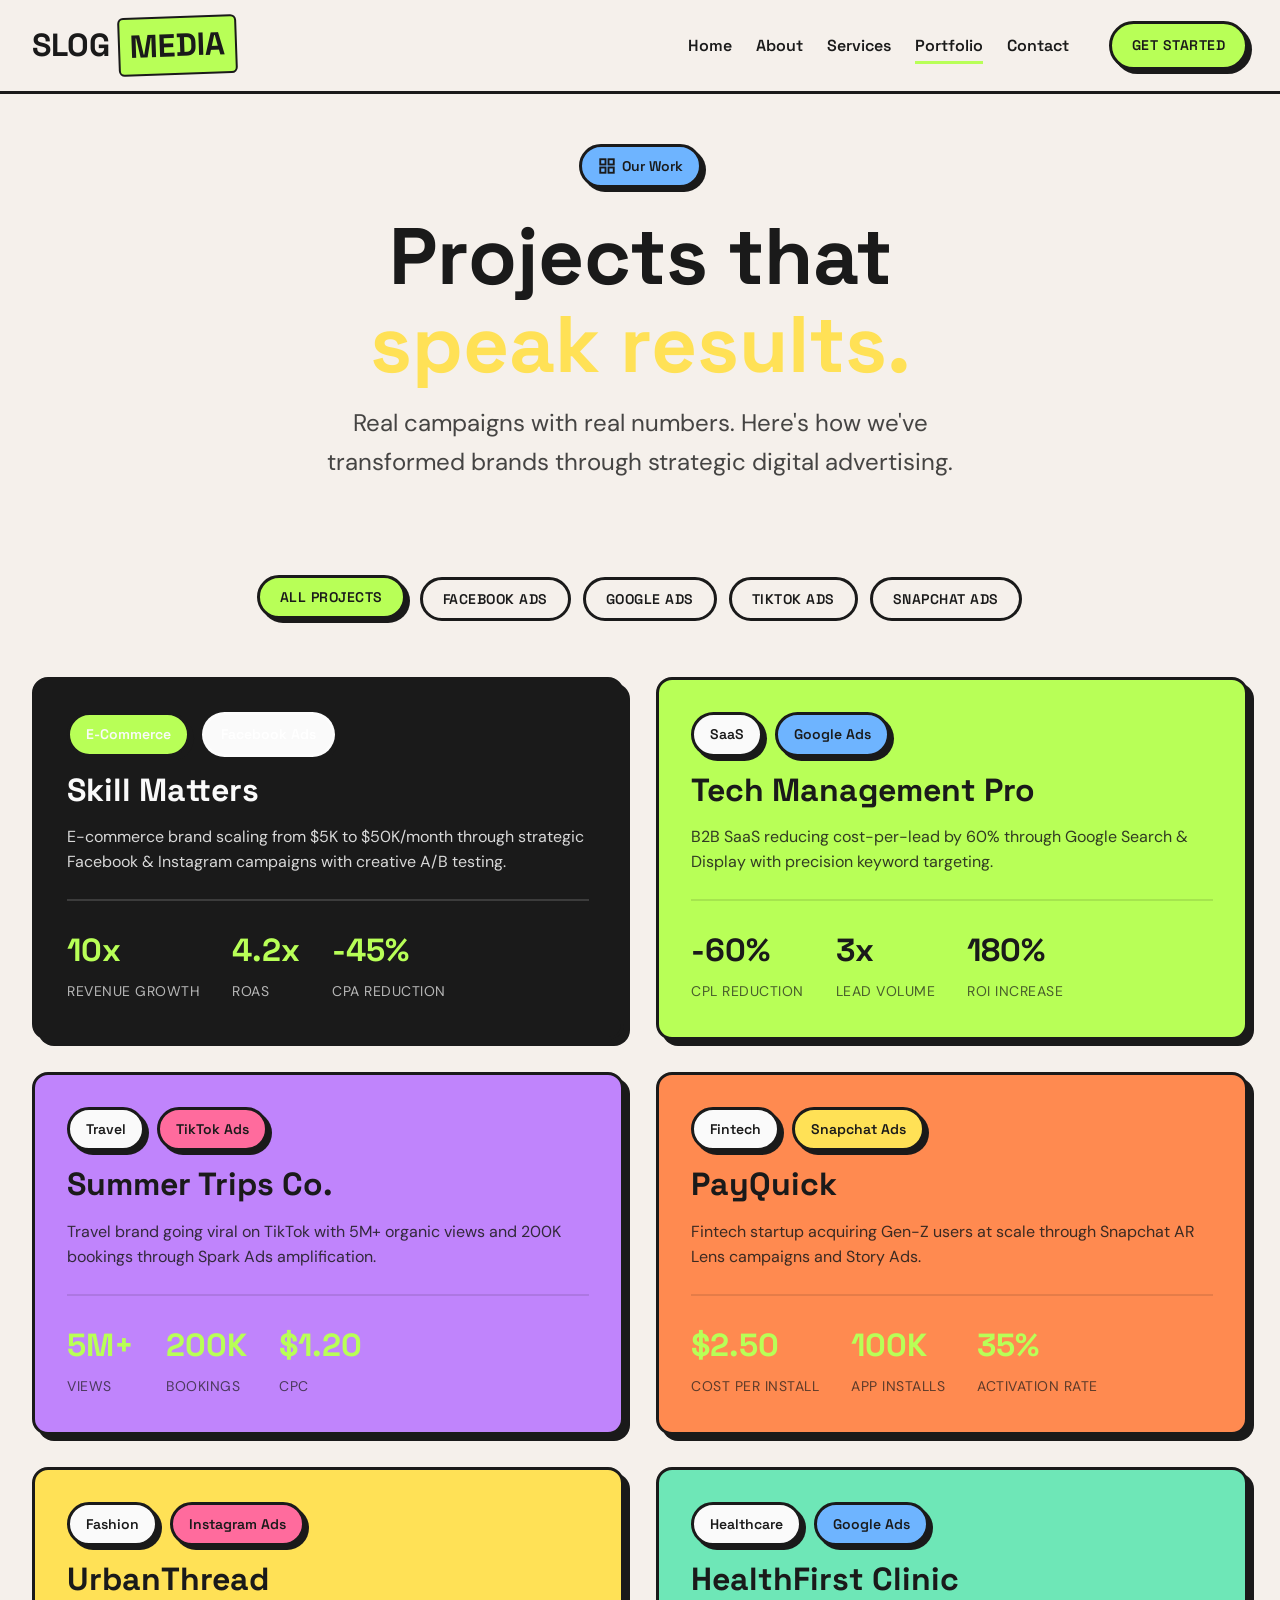
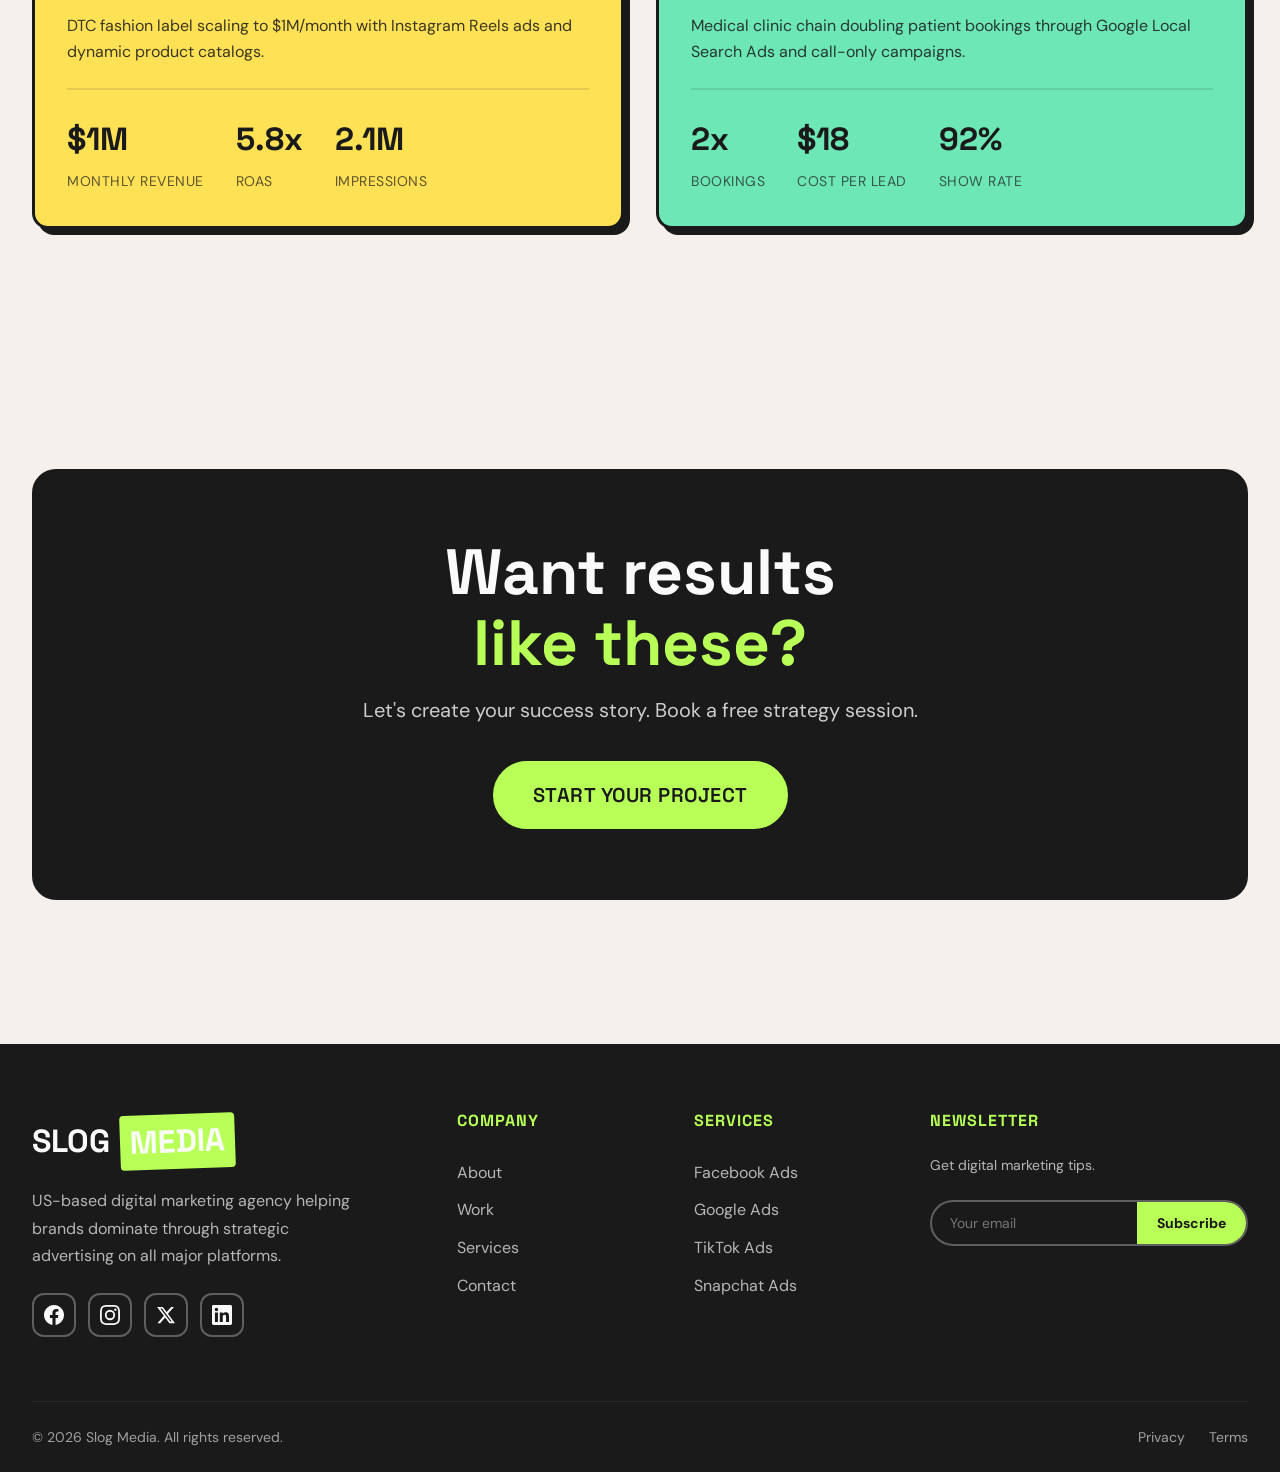
<file: portfolio.html>
<!DOCTYPE html>
<html lang="en">
<head>
  <meta charset="UTF-8">
  <meta name="viewport" content="width=device-width, initial-scale=1.0">
  <title>Portfolio — Our Best Work & Case Studies | Slog Media</title>
  <meta name="description" content="See our best digital advertising campaigns and case studies. Real results from real campaigns on Facebook, Google, TikTok & more.">
  <link rel="canonical" href="https://slogmedia.com/portfolio">
  <link rel="stylesheet" href="styles.css">
  <link rel="icon" type="image/svg+xml" href="data:image/svg+xml,<svg xmlns='http://www.w3.org/2000/svg' viewBox='0 0 100 100'><text y='.9em' font-size='90'>⚡</text></svg>">
</head>
<body>

  <!-- NAVBAR -->
  <nav class="navbar" id="navbar">
    <div class="nav-inner">
      <a href="index.html" class="nav-logo">SLOG<span>MEDIA</span></a>
      <div class="nav-links" id="nav-links">
        <a href="index.html" class="nav-link">Home</a>
        <a href="about.html" class="nav-link">About</a>
        <a href="services.html" class="nav-link">Services</a>
        <a href="portfolio.html" class="nav-link active">Portfolio</a>
        <a href="contact.html" class="nav-link">Contact</a>
        <a href="contact.html" class="btn btn-primary btn-sm nav-cta">Get Started</a>
      </div>
      <div class="hamburger" id="hamburger"><span></span><span></span><span></span></div>
    </div>
  </nav>

  <!-- HERO -->
  <section class="page-hero">
    <div class="container">
      <div class="reveal">
        <span class="badge badge-blue" style="margin-bottom: var(--space-lg);">
          <svg width="16" height="16" viewBox="0 0 24 24" fill="none" stroke="currentColor" stroke-width="2.5"><rect x="3" y="3" width="7" height="7"/><rect x="14" y="3" width="7" height="7"/><rect x="14" y="14" width="7" height="7"/><rect x="3" y="14" width="7" height="7"/></svg>
          Our Work
        </span>
        <h1>Projects that<br><span style="color: var(--clr-yellow);">speak results.</span></h1>
        <p>Real campaigns with real numbers. Here's how we've transformed brands through strategic digital advertising.</p>
      </div>
    </div>
  </section>

  <!-- FILTER TABS -->
  <section style="padding-bottom: var(--space-xl);">
    <div class="container">
      <div class="portfolio-filters flex-center gap-sm flex-wrap reveal">
        <button class="btn btn-primary btn-sm filter-btn active" data-filter="all">All Projects</button>
        <button class="btn btn-outline btn-sm filter-btn" data-filter="facebook">Facebook Ads</button>
        <button class="btn btn-outline btn-sm filter-btn" data-filter="google">Google Ads</button>
        <button class="btn btn-outline btn-sm filter-btn" data-filter="tiktok">TikTok Ads</button>
        <button class="btn btn-outline btn-sm filter-btn" data-filter="snapchat">Snapchat Ads</button>
      </div>
    </div>
  </section>

  <!-- PROJECTS GRID -->
  <section class="section" style="padding-top: 0;">
    <div class="container">
      <div class="portfolio-grid-full">

        <div class="portfolio-card card card-black reveal" data-category="facebook">
          <div class="portfolio-card-header"><span class="badge badge-lime">E-Commerce</span><span class="badge" style="border-color: rgba(255,255,255,.3); color: #fff;">Facebook Ads</span></div>
          <h3 class="card-title" style="font-size: var(--fs-xl); margin: var(--space-md) 0;">Skill Matters</h3>
          <p class="card-text">E-commerce brand scaling from $5K to $50K/month through strategic Facebook & Instagram campaigns with creative A/B testing.</p>
          <div class="portfolio-stats"><div class="portfolio-stat"><span class="portfolio-stat-value">10x</span><span class="portfolio-stat-label">Revenue Growth</span></div><div class="portfolio-stat"><span class="portfolio-stat-value">4.2x</span><span class="portfolio-stat-label">ROAS</span></div><div class="portfolio-stat"><span class="portfolio-stat-value">-45%</span><span class="portfolio-stat-label">CPA Reduction</span></div></div>
        </div>

        <div class="portfolio-card card card-lime reveal" data-category="google">
          <div class="portfolio-card-header"><span class="badge">SaaS</span><span class="badge badge-blue">Google Ads</span></div>
          <h3 class="card-title" style="font-size: var(--fs-xl); margin: var(--space-md) 0;">Tech Management Pro</h3>
          <p class="card-text">B2B SaaS reducing cost-per-lead by 60% through Google Search & Display with precision keyword targeting.</p>
          <div class="portfolio-stats"><div class="portfolio-stat"><span class="portfolio-stat-value">-60%</span><span class="portfolio-stat-label">CPL Reduction</span></div><div class="portfolio-stat"><span class="portfolio-stat-value">3x</span><span class="portfolio-stat-label">Lead Volume</span></div><div class="portfolio-stat"><span class="portfolio-stat-value">180%</span><span class="portfolio-stat-label">ROI Increase</span></div></div>
        </div>

        <div class="portfolio-card card card-purple reveal" data-category="tiktok">
          <div class="portfolio-card-header"><span class="badge">Travel</span><span class="badge badge-pink">TikTok Ads</span></div>
          <h3 class="card-title" style="font-size: var(--fs-xl); margin: var(--space-md) 0;">Summer Trips Co.</h3>
          <p class="card-text">Travel brand going viral on TikTok with 5M+ organic views and 200K bookings through Spark Ads amplification.</p>
          <div class="portfolio-stats"><div class="portfolio-stat"><span class="portfolio-stat-value">5M+</span><span class="portfolio-stat-label">Views</span></div><div class="portfolio-stat"><span class="portfolio-stat-value">200K</span><span class="portfolio-stat-label">Bookings</span></div><div class="portfolio-stat"><span class="portfolio-stat-value">$1.20</span><span class="portfolio-stat-label">CPC</span></div></div>
        </div>

        <div class="portfolio-card card card-orange reveal" data-category="snapchat">
          <div class="portfolio-card-header"><span class="badge">Fintech</span><span class="badge badge-yellow">Snapchat Ads</span></div>
          <h3 class="card-title" style="font-size: var(--fs-xl); margin: var(--space-md) 0;">PayQuick</h3>
          <p class="card-text">Fintech startup acquiring Gen-Z users at scale through Snapchat AR Lens campaigns and Story Ads.</p>
          <div class="portfolio-stats"><div class="portfolio-stat"><span class="portfolio-stat-value">$2.50</span><span class="portfolio-stat-label">Cost Per Install</span></div><div class="portfolio-stat"><span class="portfolio-stat-value">100K</span><span class="portfolio-stat-label">App Installs</span></div><div class="portfolio-stat"><span class="portfolio-stat-value">35%</span><span class="portfolio-stat-label">Activation Rate</span></div></div>
        </div>

        <div class="portfolio-card card card-yellow reveal" data-category="facebook">
          <div class="portfolio-card-header"><span class="badge">Fashion</span><span class="badge badge-pink">Instagram Ads</span></div>
          <h3 class="card-title" style="font-size: var(--fs-xl); margin: var(--space-md) 0;">UrbanThread</h3>
          <p class="card-text">DTC fashion label scaling to $1M/month with Instagram Reels ads and dynamic product catalogs.</p>
          <div class="portfolio-stats"><div class="portfolio-stat"><span class="portfolio-stat-value">$1M</span><span class="portfolio-stat-label">Monthly Revenue</span></div><div class="portfolio-stat"><span class="portfolio-stat-value">5.8x</span><span class="portfolio-stat-label">ROAS</span></div><div class="portfolio-stat"><span class="portfolio-stat-value">2.1M</span><span class="portfolio-stat-label">Impressions</span></div></div>
        </div>

        <div class="portfolio-card card card-mint reveal" data-category="google">
          <div class="portfolio-card-header"><span class="badge">Healthcare</span><span class="badge badge-blue">Google Ads</span></div>
          <h3 class="card-title" style="font-size: var(--fs-xl); margin: var(--space-md) 0;">HealthFirst Clinic</h3>
          <p class="card-text">Medical clinic chain doubling patient bookings through Google Local Search Ads and call-only campaigns.</p>
          <div class="portfolio-stats"><div class="portfolio-stat"><span class="portfolio-stat-value">2x</span><span class="portfolio-stat-label">Bookings</span></div><div class="portfolio-stat"><span class="portfolio-stat-value">$18</span><span class="portfolio-stat-label">Cost Per Lead</span></div><div class="portfolio-stat"><span class="portfolio-stat-value">92%</span><span class="portfolio-stat-label">Show Rate</span></div></div>
        </div>

      </div>
    </div>
  </section>

  <!-- CTA -->
  <section class="section">
    <div class="container">
      <div class="cta-section reveal">
        <h2>Want results<br><span style="color: var(--clr-lime);">like these?</span></h2>
        <p>Let's create your success story. Book a free strategy session.</p>
        <a href="contact.html" class="btn btn-primary btn-lg">Start Your Project</a>
      </div>
    </div>
  </section>

  <!-- FOOTER -->
  <footer class="footer">
    <div class="container">
      <div class="footer-top">
        <div class="footer-brand">
          <div class="nav-logo">SLOG<span>MEDIA</span></div>
          <p>US-based digital marketing agency helping brands dominate through strategic advertising on all major platforms.</p>
          <div class="footer-social">
            <a href="#" aria-label="Facebook"><svg width="20" height="20" viewBox="0 0 24 24" fill="currentColor"><path d="M24 12.073c0-6.627-5.373-12-12-12s-12 5.373-12 12c0 5.99 4.388 10.954 10.125 11.854v-8.385H7.078v-3.47h3.047V9.43c0-3.007 1.792-4.669 4.533-4.669 1.312 0 2.686.235 2.686.235v2.953H15.83c-1.491 0-1.956.925-1.956 1.874v2.25h3.328l-.532 3.47h-2.796v8.385C19.612 23.027 24 18.062 24 12.073z"/></svg></a>
            <a href="#" aria-label="Instagram"><svg width="20" height="20" viewBox="0 0 24 24" fill="currentColor"><path d="M12 2.163c3.204 0 3.584.012 4.85.07 3.252.148 4.771 1.691 4.919 4.919.058 1.265.069 1.645.069 4.849 0 3.205-.012 3.584-.069 4.849-.149 3.225-1.664 4.771-4.919 4.919-1.266.058-1.644.07-4.85.07-3.204 0-3.584-.012-4.849-.07-3.26-.149-4.771-1.699-4.919-4.92-.058-1.265-.07-1.644-.07-4.849 0-3.204.013-3.583.07-4.849.149-3.227 1.664-4.771 4.919-4.919 1.266-.057 1.645-.069 4.849-.069zM12 0C8.741 0 8.333.014 7.053.072 2.695.272.273 2.69.073 7.052.014 8.333 0 8.741 0 12c0 3.259.014 3.668.072 4.948.2 4.358 2.618 6.78 6.98 6.98C8.333 23.986 8.741 24 12 24c3.259 0 3.668-.014 4.948-.072 4.354-.2 6.782-2.618 6.979-6.98.059-1.28.073-1.689.073-4.948 0-3.259-.014-3.667-.072-4.947-.196-4.354-2.617-6.78-6.979-6.98C15.668.014 15.259 0 12 0zm0 5.838a6.162 6.162 0 100 12.324 6.162 6.162 0 000-12.324zM12 16a4 4 0 110-8 4 4 0 010 8zm6.406-11.845a1.44 1.44 0 100 2.881 1.44 1.44 0 000-2.881z"/></svg></a>
            <a href="#" aria-label="X"><svg width="20" height="20" viewBox="0 0 24 24" fill="currentColor"><path d="M18.244 2.25h3.308l-7.227 8.26 8.502 11.24H16.17l-5.214-6.817L4.99 21.75H1.68l7.73-8.835L1.254 2.25H8.08l4.713 6.231zm-1.161 17.52h1.833L7.084 4.126H5.117z"/></svg></a>
            <a href="#" aria-label="LinkedIn"><svg width="20" height="20" viewBox="0 0 24 24" fill="currentColor"><path d="M20.447 20.452h-3.554v-5.569c0-1.328-.027-3.037-1.852-3.037-1.853 0-2.136 1.445-2.136 2.939v5.667H9.351V9h3.414v1.561h.046c.477-.9 1.637-1.85 3.37-1.85 3.601 0 4.267 2.37 4.267 5.455v6.286zM5.337 7.433c-1.144 0-2.063-.926-2.063-2.065 0-1.138.92-2.063 2.063-2.063 1.14 0 2.064.925 2.064 2.063 0 1.139-.925 2.065-2.064 2.065zm1.782 13.019H3.555V9h3.564v11.452zM22.225 0H1.771C.792 0 0 .774 0 1.729v20.542C0 23.227.792 24 1.771 24h20.451C23.2 24 24 23.227 24 22.271V1.729C24 .774 23.2 0 22.222 0h.003z"/></svg></a>
          </div>
        </div>
        <div class="footer-col"><h4>Company</h4><a href="about.html">About</a><a href="portfolio.html">Work</a><a href="services.html">Services</a><a href="contact.html">Contact</a></div>
        <div class="footer-col"><h4>Services</h4><a href="services.html">Facebook Ads</a><a href="services.html">Google Ads</a><a href="services.html">TikTok Ads</a><a href="services.html">Snapchat Ads</a></div>
        <div class="footer-col"><h4>Newsletter</h4><p style="font-size:var(--fs-xs);opacity:0.7;margin-bottom:var(--space-md);">Get digital marketing tips.</p><div class="footer-newsletter"><form class="footer-newsletter-form" onsubmit="event.preventDefault();this.querySelector('button').textContent='Done ✓';"><input type="email" placeholder="Your email" required><button type="submit">Subscribe</button></form></div></div>
      </div>
      <div class="footer-bottom"><p>&copy; 2026 Slog Media. All rights reserved.</p><div class="footer-bottom-links"><a href="#">Privacy</a><a href="#">Terms</a></div></div>
    </div>
  </footer>

  <script src="main.js"></script>
  <script>
    // Portfolio filter
    document.querySelectorAll('.filter-btn').forEach(btn => {
      btn.addEventListener('click', () => {
        document.querySelectorAll('.filter-btn').forEach(b => {
          b.classList.remove('active');
          b.className = b.className.replace('btn-primary','btn-outline');
        });
        btn.classList.add('active');
        btn.className = btn.className.replace('btn-outline','btn-primary');
        const filter = btn.dataset.filter;
        document.querySelectorAll('.portfolio-card').forEach(card => {
          if (filter === 'all' || card.dataset.category === filter) {
            card.style.display = '';
            card.style.opacity = '0';
            requestAnimationFrame(() => { card.style.opacity = '1'; });
          } else {
            card.style.display = 'none';
          }
        });
      });
    });
  </script>
</body>
</html>
</file>
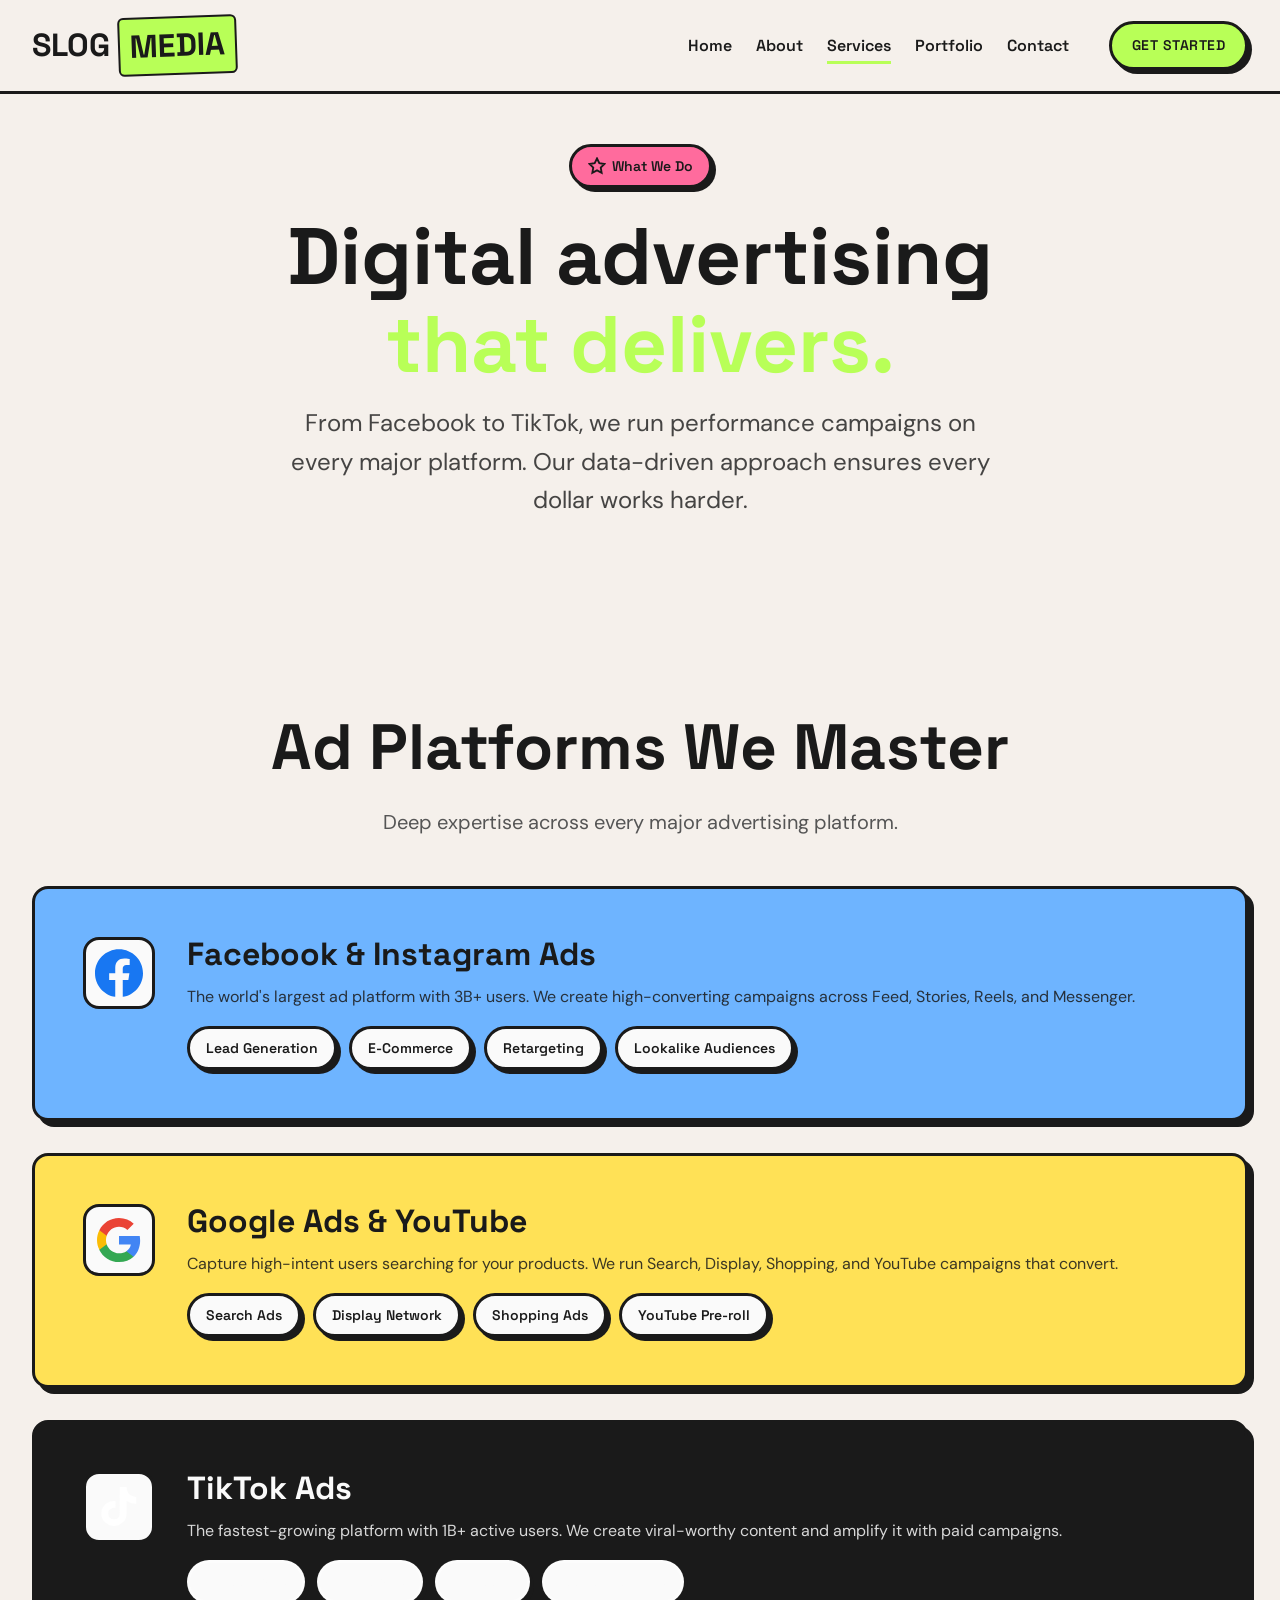
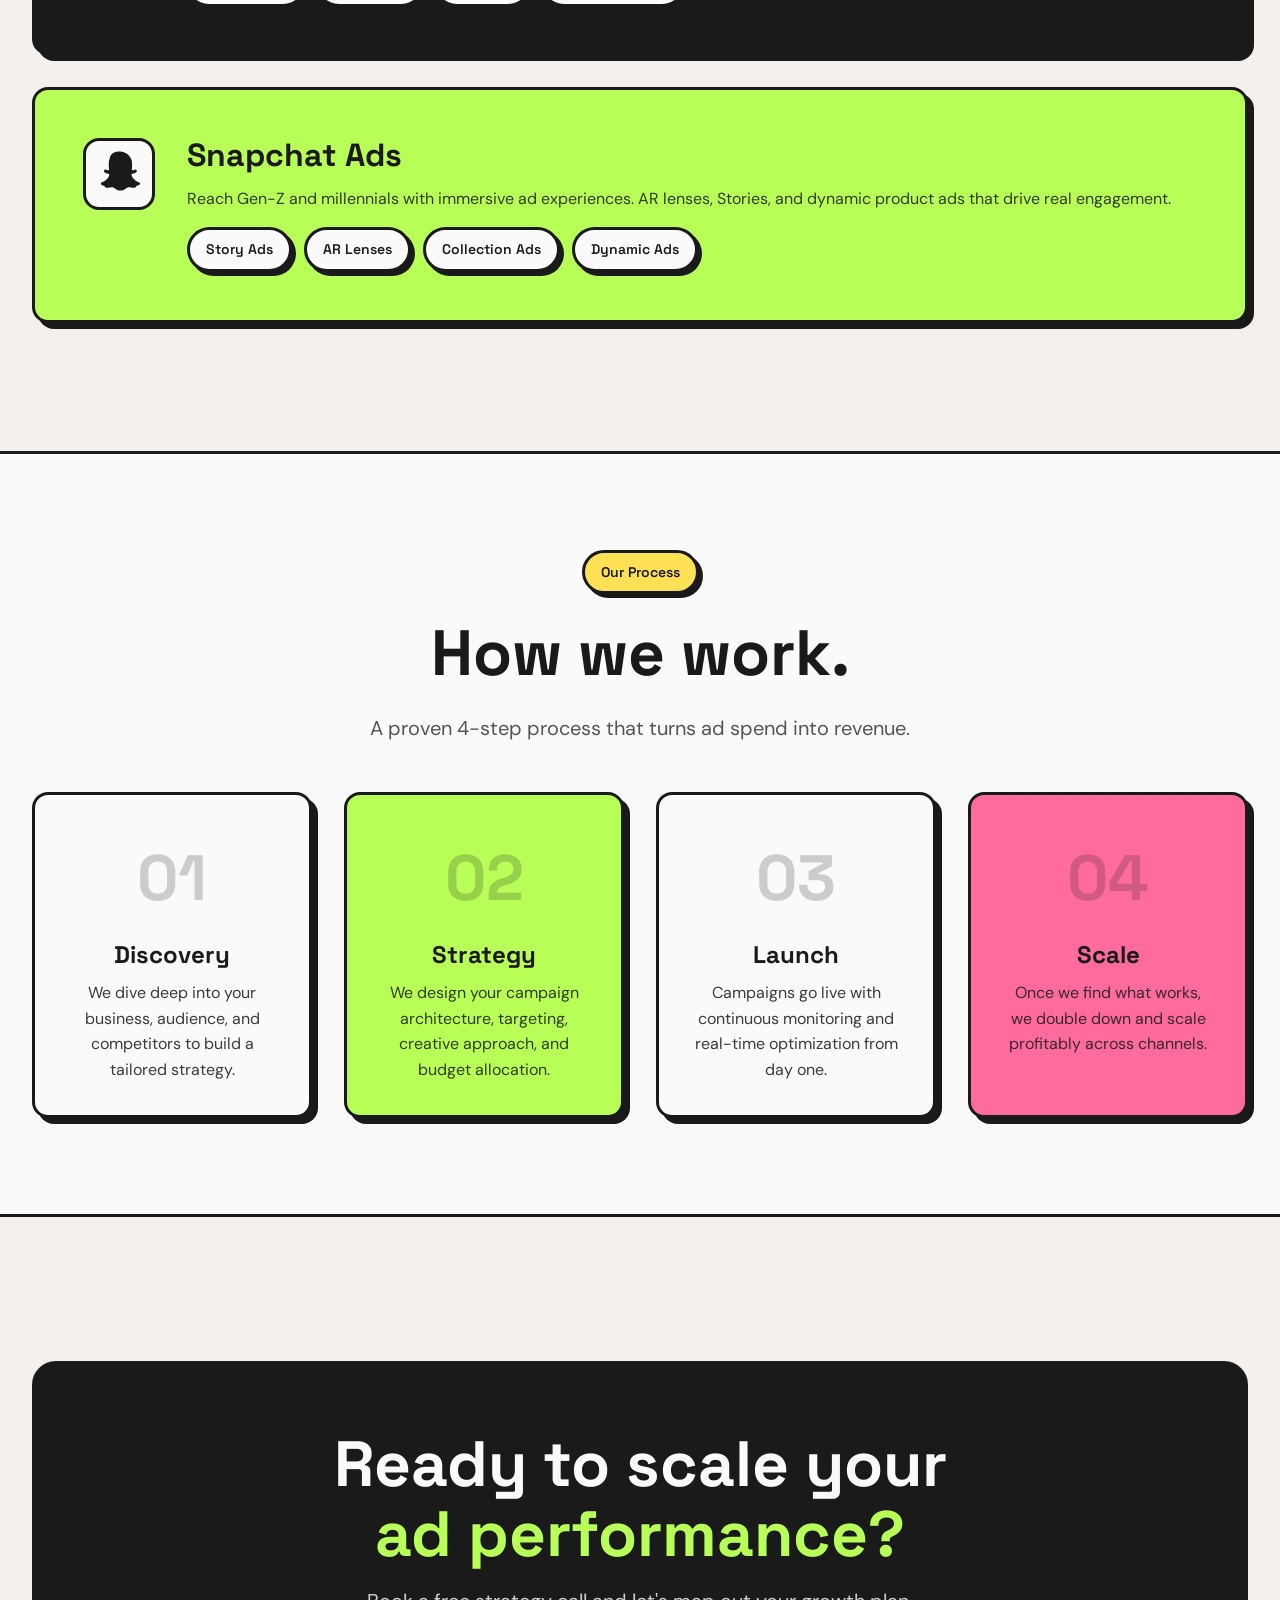
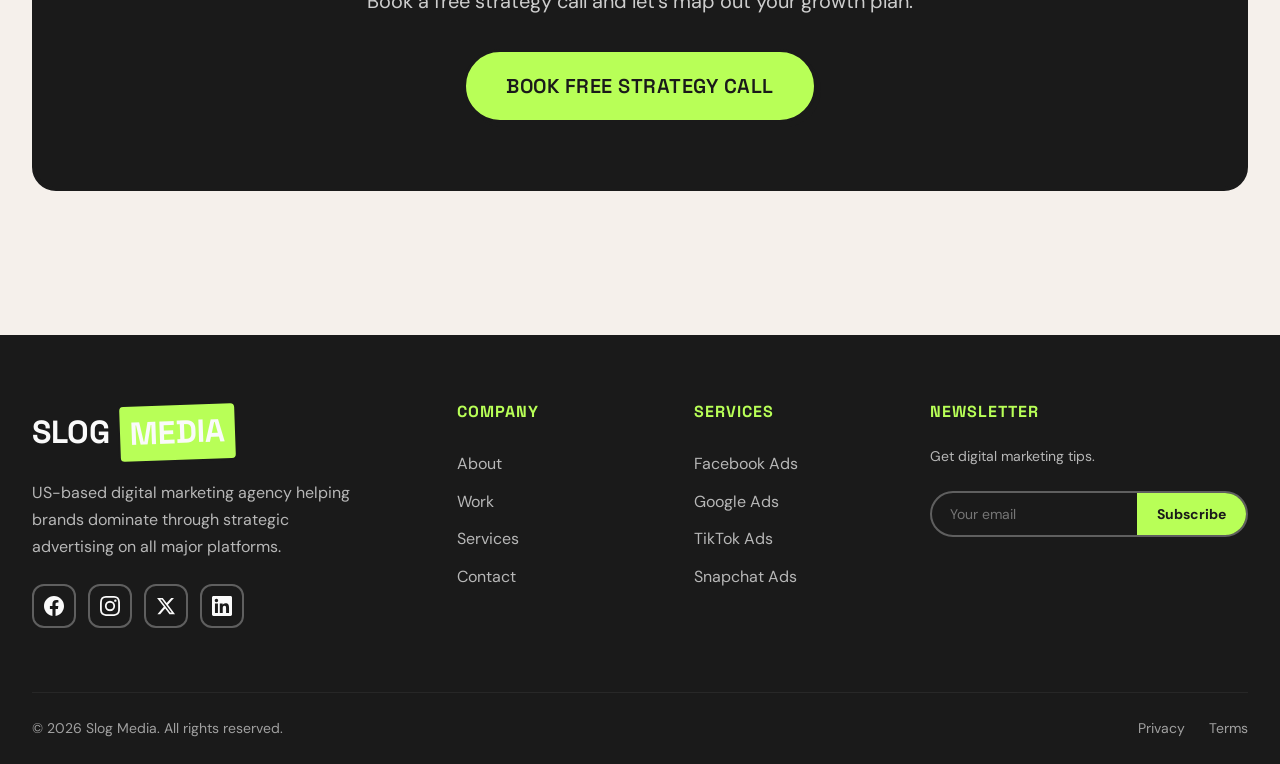
<file: services.html>
<!DOCTYPE html>
<html lang="en">
<head>
  <meta charset="UTF-8">
  <meta name="viewport" content="width=device-width, initial-scale=1.0">
  <title>Services — Facebook, Google, TikTok & Snapchat Advertising | Slog Media</title>
  <meta name="description" content="Full-service digital advertising on Facebook, Google, TikTok, Snapchat & Instagram. Strategy, creative production, analytics & optimization.">
  <link rel="canonical" href="https://slogmedia.com/services">
  <link rel="stylesheet" href="styles.css">
  <link rel="icon" type="image/svg+xml" href="data:image/svg+xml,<svg xmlns='http://www.w3.org/2000/svg' viewBox='0 0 100 100'><text y='.9em' font-size='90'>⚡</text></svg>">
</head>
<body>

  <!-- NAVBAR -->
  <nav class="navbar" id="navbar">
    <div class="nav-inner">
      <a href="index.html" class="nav-logo">SLOG<span>MEDIA</span></a>
      <div class="nav-links" id="nav-links">
        <a href="index.html" class="nav-link">Home</a>
        <a href="about.html" class="nav-link">About</a>
        <a href="services.html" class="nav-link active">Services</a>
        <a href="portfolio.html" class="nav-link">Portfolio</a>
        <a href="contact.html" class="nav-link">Contact</a>
        <a href="contact.html" class="btn btn-primary btn-sm nav-cta">Get Started</a>
      </div>
      <div class="hamburger" id="hamburger"><span></span><span></span><span></span></div>
    </div>
  </nav>

  <!-- HERO -->
  <section class="page-hero">
    <div class="container">
      <div class="reveal">
        <span class="badge badge-pink" style="margin-bottom: var(--space-lg);">
          <svg width="16" height="16" viewBox="0 0 24 24" fill="none" stroke="currentColor" stroke-width="2.5"><polygon points="12 2 15.09 8.26 22 9.27 17 14.14 18.18 21.02 12 17.77 5.82 21.02 7 14.14 2 9.27 8.91 8.26 12 2"/></svg>
          What We Do
        </span>
        <h1>Digital advertising<br><span style="color: var(--clr-lime);">that delivers.</span></h1>
        <p>From Facebook to TikTok, we run performance campaigns on every major platform. Our data-driven approach ensures every dollar works harder.</p>
      </div>
    </div>
  </section>

  <!-- PLATFORM SERVICES -->
  <section class="section">
    <div class="container">
      <div class="text-center reveal">
        <h2 class="section-title">Ad Platforms We Master</h2>
        <p class="section-subtitle" style="margin: 0 auto var(--space-2xl);">Deep expertise across every major advertising platform.</p>
      </div>

      <!-- Facebook/Meta -->
      <div class="service-platform-card card card-blue reveal" style="margin-bottom: var(--space-xl); padding: var(--space-2xl);">
        <div class="service-platform-layout">
          <div class="service-platform-icon">
            <svg width="48" height="48" viewBox="0 0 24 24" fill="#1877F2"><path d="M24 12.073c0-6.627-5.373-12-12-12s-12 5.373-12 12c0 5.99 4.388 10.954 10.125 11.854v-8.385H7.078v-3.47h3.047V9.43c0-3.007 1.792-4.669 4.533-4.669 1.312 0 2.686.235 2.686.235v2.953H15.83c-1.491 0-1.956.925-1.956 1.874v2.25h3.328l-.532 3.47h-2.796v8.385C19.612 23.027 24 18.062 24 12.073z"/></svg>
          </div>
          <div>
            <h3 class="card-title" style="font-size: var(--fs-xl);">Facebook & Instagram Ads</h3>
            <p class="card-text" style="margin-bottom: var(--space-md);">The world's largest ad platform with 3B+ users. We create high-converting campaigns across Feed, Stories, Reels, and Messenger.</p>
            <div class="flex flex-wrap gap-sm">
              <span class="badge">Lead Generation</span>
              <span class="badge">E-Commerce</span>
              <span class="badge">Retargeting</span>
              <span class="badge">Lookalike Audiences</span>
            </div>
          </div>
        </div>
      </div>

      <!-- Google -->
      <div class="service-platform-card card card-yellow reveal" style="margin-bottom: var(--space-xl); padding: var(--space-2xl);">
        <div class="service-platform-layout">
          <div class="service-platform-icon">
            <svg width="48" height="48" viewBox="0 0 24 24"><path d="M22.56 12.25c0-.78-.07-1.53-.2-2.25H12v4.26h5.92a5.06 5.06 0 01-2.2 3.32v2.77h3.57c2.08-1.92 3.28-4.74 3.28-8.1z" fill="#4285F4"/><path d="M12 23c2.97 0 5.46-.98 7.28-2.66l-3.57-2.77c-.98.66-2.23 1.06-3.71 1.06-2.86 0-5.29-1.93-6.16-4.53H2.18v2.84C3.99 20.53 7.7 23 12 23z" fill="#34A853"/><path d="M5.84 14.09c-.22-.66-.35-1.36-.35-2.09s.13-1.43.35-2.09V7.07H2.18C1.43 8.55 1 10.22 1 12s.43 3.45 1.18 4.93l2.85-2.22.81-.62z" fill="#FBBC05"/><path d="M12 5.38c1.62 0 3.06.56 4.21 1.64l3.15-3.15C17.45 2.09 14.97 1 12 1 7.7 1 3.99 3.47 2.18 7.07l3.66 2.84c.87-2.6 3.3-4.53 6.16-4.53z" fill="#EA4335"/></svg>
          </div>
          <div>
            <h3 class="card-title" style="font-size: var(--fs-xl);">Google Ads & YouTube</h3>
            <p class="card-text" style="margin-bottom: var(--space-md);">Capture high-intent users searching for your products. We run Search, Display, Shopping, and YouTube campaigns that convert.</p>
            <div class="flex flex-wrap gap-sm">
              <span class="badge">Search Ads</span>
              <span class="badge">Display Network</span>
              <span class="badge">Shopping Ads</span>
              <span class="badge">YouTube Pre-roll</span>
            </div>
          </div>
        </div>
      </div>

      <!-- TikTok -->
      <div class="service-platform-card card card-black reveal" style="margin-bottom: var(--space-xl); padding: var(--space-2xl);">
        <div class="service-platform-layout">
          <div class="service-platform-icon">
            <svg width="48" height="48" viewBox="0 0 24 24" fill="white"><path d="M19.59 6.69a4.83 4.83 0 01-3.77-4.25V2h-3.45v13.67a2.89 2.89 0 01-2.88 2.5 2.89 2.89 0 01-2.89-2.89 2.89 2.89 0 012.89-2.89c.28 0 .54.04.79.1v-3.5a6.37 6.37 0 00-.79-.05A6.34 6.34 0 003.15 15.2a6.34 6.34 0 006.34 6.34 6.34 6.34 0 006.34-6.34V9.05a8.27 8.27 0 004.76 1.51V7.12a4.82 4.82 0 01-1-.43z"/></svg>
          </div>
          <div>
            <h3 class="card-title" style="font-size: var(--fs-xl);">TikTok Ads</h3>
            <p class="card-text" style="margin-bottom: var(--space-md);">The fastest-growing platform with 1B+ active users. We create viral-worthy content and amplify it with paid campaigns.</p>
            <div class="flex flex-wrap gap-sm">
              <span class="badge" style="color: var(--clr-white); border-color: rgba(255,255,255,0.3);">In-Feed Ads</span>
              <span class="badge" style="color: var(--clr-white); border-color: rgba(255,255,255,0.3);">Spark Ads</span>
              <span class="badge" style="color: var(--clr-white); border-color: rgba(255,255,255,0.3);">TopView</span>
              <span class="badge" style="color: var(--clr-white); border-color: rgba(255,255,255,0.3);">Creator Collabs</span>
            </div>
          </div>
        </div>
      </div>

      <!-- Snapchat -->
      <div class="service-platform-card card card-lime reveal" style="margin-bottom: var(--space-xl); padding: var(--space-2xl);">
        <div class="service-platform-layout">
          <div class="service-platform-icon">
            <svg width="48" height="48" viewBox="0 0 24 24" fill="#1a1a1a"><path d="M12.206.793c.99 0 4.347.276 5.93 3.821.529 1.193.403 3.219.299 4.847l-.003.06c-.012.18-.022.345-.03.51.075.045.203.09.401.09.3-.016.659-.12.98-.278a.71.71 0 01.348-.083.72.72 0 01.6.3c.145.195.195.42.149.64-.07.31-.32.521-.6.661a3.67 3.67 0 01-.96.36c-.09.021-.18.045-.27.075-.18.06-.39.12-.57.24-.12.09-.18.21-.195.36-.015.12.015.27.06.42.24.555.57 1.14.96 1.62.66.81 1.47 1.38 2.28 1.62.12.03.24.06.33.105.39.135.585.39.585.645 0 .06-.015.12-.03.18-.12.42-.615.735-1.53.945l-.12.015c-.12.021-.15.045-.195.09-.06.06-.09.135-.12.24a.84.84 0 01-.09.24c-.12.21-.42.405-.9.405a3.2 3.2 0 01-.675-.075c-.45-.09-.99-.21-1.59-.21-.21 0-.42.015-.63.045a4.89 4.89 0 00-1.14.508c-.78.45-1.425 1.08-2.745 1.08h-.06c-1.32 0-1.965-.63-2.745-1.08a4.89 4.89 0 00-1.14-.508 4.29 4.29 0 00-.63-.045c-.585 0-1.125.12-1.59.21a3.2 3.2 0 01-.675.075c-.48 0-.78-.195-.9-.405a.84.84 0 01-.09-.24c-.03-.105-.06-.18-.12-.24-.045-.045-.075-.069-.195-.09l-.12-.015c-.915-.21-1.41-.525-1.53-.945a.54.54 0 01-.03-.18c0-.255.195-.51.585-.645.09-.045.21-.075.33-.105.81-.24 1.62-.81 2.28-1.62.39-.48.72-1.065.96-1.62.045-.15.075-.3.06-.42-.015-.15-.075-.27-.195-.36-.18-.12-.39-.18-.57-.24a3.44 3.44 0 01-.27-.075 3.67 3.67 0 01-.96-.36c-.28-.14-.53-.351-.6-.661a.675.675 0 01.149-.64.72.72 0 01.6-.3.71.71 0 01.348.083c.321.158.68.262.98.278.198 0 .326-.045.401-.09a7.68 7.68 0 01-.03-.51l-.003-.06c-.104-1.628-.23-3.654.3-4.847C7.653 1.069 11.016.793 12.006.793h.2z"/></svg>
          </div>
          <div>
            <h3 class="card-title" style="font-size: var(--fs-xl);">Snapchat Ads</h3>
            <p class="card-text" style="margin-bottom: var(--space-md);">Reach Gen-Z and millennials with immersive ad experiences. AR lenses, Stories, and dynamic product ads that drive real engagement.</p>
            <div class="flex flex-wrap gap-sm">
              <span class="badge">Story Ads</span>
              <span class="badge">AR Lenses</span>
              <span class="badge">Collection Ads</span>
              <span class="badge">Dynamic Ads</span>
            </div>
          </div>
        </div>
      </div>
    </div>
  </section>

  <!-- PROCESS -->
  <section class="section" style="background: var(--clr-white); border-top: var(--border); border-bottom: var(--border);">
    <div class="container">
      <div class="text-center reveal">
        <span class="badge badge-yellow" style="margin-bottom: var(--space-lg);">Our Process</span>
        <h2 class="section-title">How we work.</h2>
        <p class="section-subtitle" style="margin: 0 auto var(--space-2xl);">A proven 4-step process that turns ad spend into revenue.</p>
      </div>
      <div class="grid grid-4 process-grid">
        <div class="card reveal" style="text-align: center;">
          <div class="process-number">01</div>
          <h3 class="card-title">Discovery</h3>
          <p class="card-text">We dive deep into your business, audience, and competitors to build a tailored strategy.</p>
        </div>
        <div class="card card-lime reveal" style="text-align: center;">
          <div class="process-number">02</div>
          <h3 class="card-title">Strategy</h3>
          <p class="card-text">We design your campaign architecture, targeting, creative approach, and budget allocation.</p>
        </div>
        <div class="card reveal" style="text-align: center;">
          <div class="process-number">03</div>
          <h3 class="card-title">Launch</h3>
          <p class="card-text">Campaigns go live with continuous monitoring and real-time optimization from day one.</p>
        </div>
        <div class="card card-pink reveal" style="text-align: center;">
          <div class="process-number">04</div>
          <h3 class="card-title">Scale</h3>
          <p class="card-text">Once we find what works, we double down and scale profitably across channels.</p>
        </div>
      </div>
    </div>
  </section>

  <!-- CTA -->
  <section class="section">
    <div class="container">
      <div class="cta-section reveal">
        <h2>Ready to scale your<br><span style="color: var(--clr-lime);">ad performance?</span></h2>
        <p>Book a free strategy call and let's map out your growth plan.</p>
        <a href="contact.html" class="btn btn-primary btn-lg">Book Free Strategy Call</a>
      </div>
    </div>
  </section>

  <!-- FOOTER -->
  <footer class="footer">
    <div class="container">
      <div class="footer-top">
        <div class="footer-brand">
          <div class="nav-logo">SLOG<span>MEDIA</span></div>
          <p>US-based digital marketing agency helping brands dominate through strategic advertising on all major platforms.</p>
          <div class="footer-social">
            <a href="#" aria-label="Facebook"><svg width="20" height="20" viewBox="0 0 24 24" fill="currentColor"><path d="M24 12.073c0-6.627-5.373-12-12-12s-12 5.373-12 12c0 5.99 4.388 10.954 10.125 11.854v-8.385H7.078v-3.47h3.047V9.43c0-3.007 1.792-4.669 4.533-4.669 1.312 0 2.686.235 2.686.235v2.953H15.83c-1.491 0-1.956.925-1.956 1.874v2.25h3.328l-.532 3.47h-2.796v8.385C19.612 23.027 24 18.062 24 12.073z"/></svg></a>
            <a href="#" aria-label="Instagram"><svg width="20" height="20" viewBox="0 0 24 24" fill="currentColor"><path d="M12 2.163c3.204 0 3.584.012 4.85.07 3.252.148 4.771 1.691 4.919 4.919.058 1.265.069 1.645.069 4.849 0 3.205-.012 3.584-.069 4.849-.149 3.225-1.664 4.771-4.919 4.919-1.266.058-1.644.07-4.85.07-3.204 0-3.584-.012-4.849-.07-3.26-.149-4.771-1.699-4.919-4.92-.058-1.265-.07-1.644-.07-4.849 0-3.204.013-3.583.07-4.849.149-3.227 1.664-4.771 4.919-4.919 1.266-.057 1.645-.069 4.849-.069zM12 0C8.741 0 8.333.014 7.053.072 2.695.272.273 2.69.073 7.052.014 8.333 0 8.741 0 12c0 3.259.014 3.668.072 4.948.2 4.358 2.618 6.78 6.98 6.98C8.333 23.986 8.741 24 12 24c3.259 0 3.668-.014 4.948-.072 4.354-.2 6.782-2.618 6.979-6.98.059-1.28.073-1.689.073-4.948 0-3.259-.014-3.667-.072-4.947-.196-4.354-2.617-6.78-6.979-6.98C15.668.014 15.259 0 12 0zm0 5.838a6.162 6.162 0 100 12.324 6.162 6.162 0 000-12.324zM12 16a4 4 0 110-8 4 4 0 010 8zm6.406-11.845a1.44 1.44 0 100 2.881 1.44 1.44 0 000-2.881z"/></svg></a>
            <a href="#" aria-label="X"><svg width="20" height="20" viewBox="0 0 24 24" fill="currentColor"><path d="M18.244 2.25h3.308l-7.227 8.26 8.502 11.24H16.17l-5.214-6.817L4.99 21.75H1.68l7.73-8.835L1.254 2.25H8.08l4.713 6.231zm-1.161 17.52h1.833L7.084 4.126H5.117z"/></svg></a>
            <a href="#" aria-label="LinkedIn"><svg width="20" height="20" viewBox="0 0 24 24" fill="currentColor"><path d="M20.447 20.452h-3.554v-5.569c0-1.328-.027-3.037-1.852-3.037-1.853 0-2.136 1.445-2.136 2.939v5.667H9.351V9h3.414v1.561h.046c.477-.9 1.637-1.85 3.37-1.85 3.601 0 4.267 2.37 4.267 5.455v6.286zM5.337 7.433c-1.144 0-2.063-.926-2.063-2.065 0-1.138.92-2.063 2.063-2.063 1.14 0 2.064.925 2.064 2.063 0 1.139-.925 2.065-2.064 2.065zm1.782 13.019H3.555V9h3.564v11.452zM22.225 0H1.771C.792 0 0 .774 0 1.729v20.542C0 23.227.792 24 1.771 24h20.451C23.2 24 24 23.227 24 22.271V1.729C24 .774 23.2 0 22.222 0h.003z"/></svg></a>
          </div>
        </div>
        <div class="footer-col"><h4>Company</h4><a href="about.html">About</a><a href="portfolio.html">Work</a><a href="services.html">Services</a><a href="contact.html">Contact</a></div>
        <div class="footer-col"><h4>Services</h4><a href="services.html">Facebook Ads</a><a href="services.html">Google Ads</a><a href="services.html">TikTok Ads</a><a href="services.html">Snapchat Ads</a></div>
        <div class="footer-col"><h4>Newsletter</h4><p style="font-size:var(--fs-xs);opacity:0.7;margin-bottom:var(--space-md);">Get digital marketing tips.</p><div class="footer-newsletter"><form class="footer-newsletter-form" onsubmit="event.preventDefault();this.querySelector('button').textContent='Done ✓';"><input type="email" placeholder="Your email" required><button type="submit">Subscribe</button></form></div></div>
      </div>
      <div class="footer-bottom"><p>&copy; 2026 Slog Media. All rights reserved.</p><div class="footer-bottom-links"><a href="#">Privacy</a><a href="#">Terms</a></div></div>
    </div>
  </footer>
  <script src="main.js"></script>
</body>
</html>
</file>
<file: styles.css>
/* =============================================
   SLOG MEDIA — NEO-BRUTALISM DESIGN SYSTEM
   ============================================= */

/* ---------- Google Fonts ---------- */
@import url('https://fonts.googleapis.com/css2?family=Space+Grotesk:wght@400;500;600;700&family=DM+Sans:wght@400;500;600;700&display=swap');

/* ---------- CSS Custom Properties ---------- */
:root {
  /* Core Palette */
  --clr-black: #1a1a1a;
  --clr-white: #fafafa;
  --clr-bg: #f5f0eb;
  --clr-lime: #b8ff57;
  --clr-pink: #ff6b9d;
  --clr-yellow: #ffe156;
  --clr-blue: #6eb4ff;
  --clr-orange: #ff8a50;
  --clr-purple: #c084fc;
  --clr-mint: #6ee7b7;
  --clr-coral: #ff6b6b;
  --clr-lavender: #e0c3fc;

  /* Typography */
  --ff-heading: 'Space Grotesk', system-ui, sans-serif;
  --ff-body: 'DM Sans', system-ui, sans-serif;

  --fs-xs: clamp(0.75rem, 1.5vw, 0.875rem);
  --fs-sm: clamp(0.875rem, 2vw, 1rem);
  --fs-base: clamp(1rem, 2.5vw, 1.125rem);
  --fs-md: clamp(1.125rem, 3vw, 1.25rem);
  --fs-lg: clamp(1.25rem, 3.5vw, 1.5rem);
  --fs-xl: clamp(1.5rem, 4vw, 2rem);
  --fs-2xl: clamp(2rem, 5vw, 3rem);
  --fs-3xl: clamp(2.5rem, 6vw, 4rem);
  --fs-hero: clamp(2.75rem, 7vw, 5rem);

  /* Borders & Shadows */
  --border: 3px solid var(--clr-black);
  --border-thick: 4px solid var(--clr-black);
  --shadow-sm: 4px 4px 0 var(--clr-black);
  --shadow-md: 6px 6px 0 var(--clr-black);
  --shadow-lg: 8px 8px 0 var(--clr-black);

  /* Spacing */
  --space-xs: 0.5rem;
  --space-sm: 0.75rem;
  --space-md: 1rem;
  --space-lg: 1.5rem;
  --space-xl: 2rem;
  --space-2xl: 3rem;
  --space-3xl: 4rem;
  --space-4xl: 6rem;

  /* Radius */
  --radius-sm: 8px;
  --radius-md: 12px;
  --radius-lg: 16px;
  --radius-xl: 24px;
  --radius-round: 50px;
  --radius-full: 50%;

  /* Transitions */
  --transition: 0.2s ease;
  --transition-slow: 0.4s ease;
}

/* ---------- Reset ---------- */
*,
*::before,
*::after {
  margin: 0;
  padding: 0;
  box-sizing: border-box;
}

html {
  scroll-behavior: smooth;
  -webkit-text-size-adjust: 100%;
}

body {
  font-family: var(--ff-body);
  font-size: var(--fs-base);
  color: var(--clr-black);
  background: var(--clr-bg);
  line-height: 1.6;
  overflow-x: hidden;
  -webkit-font-smoothing: antialiased;
}

img {
  max-width: 100%;
  display: block;
}

a {
  color: inherit;
  text-decoration: none;
}

ul, ol { list-style: none; }

button, input, textarea, select {
  font-family: inherit;
  font-size: inherit;
  border: none;
  outline: none;
  background: none;
}

h1, h2, h3, h4, h5, h6 {
  font-family: var(--ff-heading);
  font-weight: 700;
  line-height: 1.1;
}

/* ---------- Utility Classes ---------- */
.container {
  width: 100%;
  max-width: 1280px;
  margin: 0 auto;
  padding: 0 var(--space-xl);
}

.section {
  padding: var(--space-4xl) 0;
}

.section-title {
  font-size: var(--fs-3xl);
  margin-bottom: var(--space-lg);
}

.section-subtitle {
  font-size: var(--fs-md);
  color: #555;
  max-width: 600px;
  margin-bottom: var(--space-2xl);
}

.text-center { text-align: center; }

.flex { display: flex; }
.flex-center { display: flex; align-items: center; justify-content: center; }
.flex-between { display: flex; align-items: center; justify-content: space-between; }
.flex-wrap { flex-wrap: wrap; }
.gap-sm { gap: var(--space-sm); }
.gap-md { gap: var(--space-md); }
.gap-lg { gap: var(--space-lg); }
.gap-xl { gap: var(--space-xl); }

.grid {
  display: grid;
  gap: var(--space-xl);
}

.grid-2 { grid-template-columns: repeat(2, 1fr); }
.grid-3 { grid-template-columns: repeat(3, 1fr); }
.grid-4 { grid-template-columns: repeat(4, 1fr); }

/* ---------- Buttons ---------- */
.btn {
  display: inline-flex;
  align-items: center;
  gap: var(--space-xs);
  padding: 14px 28px;
  font-family: var(--ff-heading);
  font-weight: 600;
  font-size: var(--fs-sm);
  border: var(--border);
  border-radius: var(--radius-round);
  cursor: pointer;
  transition: all var(--transition);
  text-transform: uppercase;
  letter-spacing: 0.5px;
  white-space: nowrap;
}

.btn:hover {
  transform: translate(-2px, -2px);
  box-shadow: var(--shadow-md);
}

.btn:active {
  transform: translate(2px, 2px);
  box-shadow: none;
}

.btn-primary {
  background: var(--clr-lime);
  color: var(--clr-black);
  box-shadow: var(--shadow-sm);
}

.btn-secondary {
  background: var(--clr-black);
  color: var(--clr-white);
  box-shadow: var(--shadow-sm);
}

.btn-pink {
  background: var(--clr-pink);
  color: var(--clr-black);
  box-shadow: var(--shadow-sm);
}

.btn-yellow {
  background: var(--clr-yellow);
  color: var(--clr-black);
  box-shadow: var(--shadow-sm);
}

.btn-outline {
  background: transparent;
  color: var(--clr-black);
}

.btn-lg {
  padding: 18px 36px;
  font-size: var(--fs-md);
}

.btn-sm {
  padding: 10px 20px;
  font-size: var(--fs-xs);
}

/* ---------- Badges / Pills ---------- */
.badge {
  display: inline-flex;
  align-items: center;
  gap: 6px;
  padding: 8px 16px;
  border: var(--border);
  border-radius: var(--radius-round);
  font-family: var(--ff-heading);
  font-size: var(--fs-xs);
  font-weight: 600;
  background: var(--clr-white);
  box-shadow: var(--shadow-sm);
  transition: all var(--transition);
}

.badge:hover {
  transform: translate(-2px, -2px);
  box-shadow: var(--shadow-md);
}

.badge svg,
.badge img {
  width: 18px;
  height: 18px;
}

.badge-lime { background: var(--clr-lime); }
.badge-pink { background: var(--clr-pink); }
.badge-yellow { background: var(--clr-yellow); }
.badge-blue { background: var(--clr-blue); }
.badge-purple { background: var(--clr-purple); }
.badge-orange { background: var(--clr-orange); }

/* ---------- Cards ---------- */
.card {
  background: var(--clr-white);
  border: var(--border);
  border-radius: var(--radius-lg);
  padding: var(--space-xl);
  box-shadow: var(--shadow-md);
  transition: all var(--transition);
}

.card:hover {
  transform: translate(-4px, -4px);
  box-shadow: var(--shadow-lg);
}

.card-lime { background: var(--clr-lime); }
.card-pink { background: var(--clr-pink); }
.card-yellow { background: var(--clr-yellow); }
.card-blue { background: var(--clr-blue); }
.card-purple { background: var(--clr-purple); }
.card-orange { background: var(--clr-orange); }
.card-mint { background: var(--clr-mint); }
.card-black { background: var(--clr-black); color: var(--clr-white); }

.card-icon {
  width: 56px;
  height: 56px;
  border-radius: var(--radius-md);
  border: var(--border);
  display: flex;
  align-items: center;
  justify-content: center;
  margin-bottom: var(--space-md);
  font-size: 28px;
}

.card-title {
  font-family: var(--ff-heading);
  font-size: var(--fs-lg);
  font-weight: 700;
  margin-bottom: var(--space-sm);
}

.card-text {
  font-size: var(--fs-sm);
  line-height: 1.6;
  opacity: 0.85;
}

/* ---------- Navbar ---------- */
.navbar {
  position: fixed;
  top: 0;
  left: 0;
  width: 100%;
  z-index: 1000;
  background: var(--clr-bg);
  border-bottom: var(--border);
  transition: all var(--transition);
}

.navbar.scrolled {
  background: rgba(245, 240, 235, 0.95);
  backdrop-filter: blur(10px);
  -webkit-backdrop-filter: blur(10px);
}

.nav-inner {
  display: flex;
  align-items: center;
  justify-content: space-between;
  padding: var(--space-md) var(--space-xl);
  max-width: 1280px;
  margin: 0 auto;
}

.nav-logo {
  font-family: var(--ff-heading);
  font-size: var(--fs-xl);
  font-weight: 700;
  display: flex;
  align-items: center;
  gap: 8px;
}

.nav-logo span {
  display: inline-block;
  padding: 2px 10px;
  background: var(--clr-lime);
  border: 2px solid var(--clr-black);
  border-radius: 6px;
  transform: rotate(-2deg);
}

.nav-links {
  display: flex;
  align-items: center;
  gap: var(--space-lg);
}

.nav-link {
  font-family: var(--ff-heading);
  font-size: var(--fs-sm);
  font-weight: 600;
  position: relative;
  padding: 4px 0;
  transition: all var(--transition);
}

.nav-link::after {
  content: '';
  position: absolute;
  bottom: -2px;
  left: 0;
  width: 0;
  height: 3px;
  background: var(--clr-lime);
  transition: width var(--transition);
}

.nav-link:hover::after,
.nav-link.active::after {
  width: 100%;
}

.nav-cta {
  margin-left: var(--space-md);
}

/* Mobile Menu Toggle */
.hamburger {
  display: none;
  flex-direction: column;
  gap: 5px;
  cursor: pointer;
  padding: 8px;
  z-index: 1001;
}

.hamburger span {
  display: block;
  width: 28px;
  height: 3px;
  background: var(--clr-black);
  border-radius: 2px;
  transition: all 0.3s ease;
}

.hamburger.active span:nth-child(1) {
  transform: rotate(45deg) translate(5px, 6px);
}
.hamburger.active span:nth-child(2) {
  opacity: 0;
}
.hamburger.active span:nth-child(3) {
  transform: rotate(-45deg) translate(5px, -6px);
}

/* ---------- Footer ---------- */
.footer {
  background: var(--clr-black);
  color: var(--clr-white);
  border-top: var(--border-thick);
}

.footer-top {
  display: grid;
  grid-template-columns: 2fr 1fr 1fr 1fr;
  gap: var(--space-2xl);
  padding: var(--space-3xl) 0;
}

.footer-brand {
  max-width: 320px;
}

.footer-brand .nav-logo {
  margin-bottom: var(--space-md);
  font-size: var(--fs-xl);
}

.footer-brand p {
  font-size: var(--fs-sm);
  opacity: 0.7;
  line-height: 1.7;
  margin-bottom: var(--space-lg);
}

.footer-social {
  display: flex;
  gap: var(--space-sm);
}

.footer-social a {
  width: 44px;
  height: 44px;
  border: 2px solid rgba(255,255,255,0.3);
  border-radius: var(--radius-md);
  display: flex;
  align-items: center;
  justify-content: center;
  transition: all var(--transition);
  font-size: 20px;
}

.footer-social a:hover {
  background: var(--clr-lime);
  color: var(--clr-black);
  border-color: var(--clr-lime);
  transform: translate(-2px, -2px);
  box-shadow: 3px 3px 0 var(--clr-lime);
}

.footer-col h4 {
  font-family: var(--ff-heading);
  font-size: var(--fs-sm);
  font-weight: 700;
  text-transform: uppercase;
  letter-spacing: 1px;
  margin-bottom: var(--space-lg);
  color: var(--clr-lime);
}

.footer-col a {
  display: block;
  font-size: var(--fs-sm);
  opacity: 0.7;
  padding: 6px 0;
  transition: all var(--transition);
}

.footer-col a:hover {
  opacity: 1;
  padding-left: 8px;
  color: var(--clr-lime);
}

.footer-newsletter {
  margin-top: var(--space-lg);
}

.footer-newsletter-form {
  display: flex;
  border: 2px solid rgba(255,255,255,0.3);
  border-radius: var(--radius-round);
  overflow: hidden;
}

.footer-newsletter-form input {
  flex: 1;
  padding: 12px 18px;
  background: transparent;
  color: var(--clr-white);
  font-size: var(--fs-xs);
}

.footer-newsletter-form input::placeholder {
  color: rgba(255,255,255,0.4);
}

.footer-newsletter-form button {
  padding: 12px 20px;
  background: var(--clr-lime);
  color: var(--clr-black);
  font-weight: 700;
  cursor: pointer;
  transition: all var(--transition);
  font-size: var(--fs-xs);
}

.footer-newsletter-form button:hover {
  background: var(--clr-yellow);
}

.footer-bottom {
  border-top: 1px solid rgba(255,255,255,0.1);
  padding: var(--space-lg) 0;
  display: flex;
  align-items: center;
  justify-content: space-between;
  font-size: var(--fs-xs);
  opacity: 0.6;
}

.footer-bottom-links {
  display: flex;
  gap: var(--space-lg);
}

.footer-bottom-links a:hover {
  color: var(--clr-lime);
  opacity: 1;
}

/* ---------- Marquee ---------- */
.marquee {
  border-top: var(--border);
  border-bottom: var(--border);
  background: var(--clr-black);
  color: var(--clr-white);
  overflow: hidden;
  white-space: nowrap;
  padding: var(--space-md) 0;
}

.marquee-inner {
  display: inline-flex;
  animation: marqueeScroll 25s linear infinite;
}

.marquee-item {
  display: inline-flex;
  align-items: center;
  gap: var(--space-md);
  padding: 0 var(--space-xl);
  font-family: var(--ff-heading);
  font-size: var(--fs-xl);
  font-weight: 700;
  text-transform: uppercase;
}

.marquee-item .dot {
  width: 12px;
  height: 12px;
  border-radius: 50%;
  background: var(--clr-lime);
  flex-shrink: 0;
}

.marquee-alt {
  background: var(--clr-lime);
  color: var(--clr-black);
}

.marquee-alt .dot {
  background: var(--clr-black);
}

@keyframes marqueeScroll {
  0% { transform: translateX(0); }
  100% { transform: translateX(-50%); }
}

/* ---------- Scroll Animations ---------- */
.reveal {
  opacity: 0;
  transform: translateY(30px);
  transition: all 0.6s cubic-bezier(0.16, 1, 0.3, 1);
}

.reveal.visible {
  opacity: 1;
  transform: translateY(0);
}

.reveal-left {
  opacity: 0;
  transform: translateX(-40px);
  transition: all 0.6s cubic-bezier(0.16, 1, 0.3, 1);
}

.reveal-left.visible {
  opacity: 1;
  transform: translateX(0);
}

.reveal-right {
  opacity: 0;
  transform: translateX(40px);
  transition: all 0.6s cubic-bezier(0.16, 1, 0.3, 1);
}

.reveal-right.visible {
  opacity: 1;
  transform: translateX(0);
}

/* ---------- Page Hero ---------- */
.page-hero {
  padding-top: calc(80px + var(--space-3xl));
  padding-bottom: var(--space-3xl);
  text-align: center;
}

.page-hero h1 {
  font-size: var(--fs-hero);
  margin-bottom: var(--space-md);
}

.page-hero p {
  font-size: var(--fs-lg);
  max-width: 700px;
  margin: 0 auto var(--space-xl);
  opacity: 0.8;
}

/* ---------- CTA Section ---------- */
.cta-section {
  background: var(--clr-black);
  color: var(--clr-white);
  border: var(--border-thick);
  border-radius: var(--radius-xl);
  padding: var(--space-3xl) var(--space-2xl);
  text-align: center;
  margin: var(--space-2xl) 0;
  position: relative;
  overflow: hidden;
}

.cta-section h2 {
  font-size: var(--fs-3xl);
  margin-bottom: var(--space-md);
}

.cta-section p {
  font-size: var(--fs-md);
  opacity: 0.8;
  max-width: 600px;
  margin: 0 auto var(--space-xl);
}

.cta-section .btn {
  font-size: var(--fs-md);
  padding: 18px 40px;
}

/* ---------- Stats ---------- */
.stat-card {
  text-align: center;
  padding: var(--space-xl);
}

.stat-number {
  font-family: var(--ff-heading);
  font-size: var(--fs-3xl);
  font-weight: 700;
  margin-bottom: var(--space-xs);
}

.stat-label {
  font-size: var(--fs-sm);
  text-transform: uppercase;
  letter-spacing: 1px;
  font-weight: 600;
  opacity: 0.8;
}

/* ---------- Form Styles ---------- */
.form-group {
  margin-bottom: var(--space-lg);
}

.form-label {
  display: block;
  font-family: var(--ff-heading);
  font-weight: 600;
  font-size: var(--fs-sm);
  margin-bottom: var(--space-xs);
}

.form-input,
.form-textarea,
.form-select {
  width: 100%;
  padding: 14px 18px;
  border: var(--border);
  border-radius: var(--radius-md);
  background: var(--clr-white);
  font-size: var(--fs-base);
  transition: all var(--transition);
}

.form-input:focus,
.form-textarea:focus,
.form-select:focus {
  box-shadow: var(--shadow-sm);
  transform: translate(-2px, -2px);
}

.form-textarea {
  min-height: 150px;
  resize: vertical;
}

.form-error {
  color: var(--clr-coral);
  font-size: var(--fs-xs);
  margin-top: 4px;
  display: none;
}

.form-group.error .form-input,
.form-group.error .form-textarea,
.form-group.error .form-select {
  border-color: var(--clr-coral);
}

.form-group.error .form-error {
  display: block;
}

/* ---------- Platform Icon Styles ---------- */
.platform-icon {
  width: 48px;
  height: 48px;
  display: flex;
  align-items: center;
  justify-content: center;
  border: var(--border);
  border-radius: var(--radius-md);
  transition: all var(--transition);
}

.platform-icon svg {
  width: 28px;
  height: 28px;
}

.platform-icon:hover {
  transform: scale(1.1) rotate(-5deg);
  box-shadow: var(--shadow-sm);
}

/* ---------- Responsive ---------- */
@media (max-width: 1024px) {
  .grid-4 { grid-template-columns: repeat(2, 1fr); }
  .grid-3 { grid-template-columns: repeat(2, 1fr); }
  .footer-top { grid-template-columns: 1fr 1fr; }
}

@media (max-width: 768px) {
  .container { padding: 0 var(--space-md); }
  .section { padding: var(--space-2xl) 0; }

  .hamburger { display: flex; }

  .nav-links {
    position: fixed;
    top: 0;
    right: -100%;
    width: 80%;
    max-width: 360px;
    height: 100vh;
    background: var(--clr-bg);
    border-left: var(--border-thick);
    flex-direction: column;
    justify-content: center;
    align-items: center;
    gap: var(--space-xl);
    transition: right 0.4s cubic-bezier(0.16, 1, 0.3, 1);
    z-index: 1000;
  }

  .nav-links.open {
    right: 0;
  }

  .nav-link { font-size: var(--fs-lg); }

  .grid-2,
  .grid-3,
  .grid-4 { grid-template-columns: 1fr; }

  .footer-top { grid-template-columns: 1fr; gap: var(--space-xl); }

  .footer-bottom {
    flex-direction: column;
    gap: var(--space-md);
    text-align: center;
  }

  .footer-bottom-links { flex-wrap: wrap; justify-content: center; }

  .cta-section { padding: var(--space-2xl) var(--space-lg); }
}

@media (max-width: 480px) {
  .btn { padding: 12px 22px; font-size: var(--fs-xs); }
  .btn-lg { padding: 14px 28px; font-size: var(--fs-sm); }
  .page-hero { padding-top: calc(70px + var(--space-2xl)); }
}

/* ==============================================
   PAGE-SPECIFIC STYLES
   ============================================== */

/* ---------- Home Hero ---------- */
.hero {
  padding-top: calc(80px + var(--space-3xl));
  padding-bottom: var(--space-2xl);
  position: relative;
  min-height: 90vh;
  display: flex;
  align-items: center;
}

.hero-content {
  max-width: 800px;
  position: relative;
  z-index: 2;
}

.hero-badges {
  display: flex;
  flex-wrap: wrap;
  gap: var(--space-sm);
  margin-bottom: var(--space-xl);
}

.hero-title {
  font-size: var(--fs-hero);
  margin-bottom: var(--space-lg);
  line-height: 1.05;
}

.hero-highlight {
  background: linear-gradient(120deg, var(--clr-lime) 0%, var(--clr-yellow) 100%);
  -webkit-background-clip: text;
  -webkit-text-fill-color: transparent;
  background-clip: text;
}

.hero-text {
  font-size: var(--fs-lg);
  max-width: 600px;
  margin-bottom: var(--space-xl);
  opacity: 0.85;
  line-height: 1.6;
}

.hero-actions {
  display: flex;
  flex-wrap: wrap;
  gap: var(--space-md);
  margin-bottom: var(--space-2xl);
}

.hero-platforms {
  display: flex;
  align-items: center;
  gap: var(--space-lg);
  flex-wrap: wrap;
}

.hero-platforms-label {
  font-family: var(--ff-heading);
  font-size: var(--fs-sm);
  font-weight: 600;
  opacity: 0.6;
}

.hero-platform-icons {
  display: flex;
  gap: var(--space-sm);
}

/* Floating Cards */
.hero-floats {
  position: absolute;
  top: 0;
  right: 0;
  width: 40%;
  height: 100%;
  display: none;
  z-index: 1;
}

.hero-float-card {
  position: absolute;
  display: flex;
  align-items: center;
  gap: var(--space-sm);
  padding: var(--space-md) var(--space-lg) !important;
  font-family: var(--ff-heading);
  font-weight: 600;
  font-size: var(--fs-sm);
  white-space: nowrap;
}

.float-1 { top: 15%; right: 10%; animation: floatBounce 4s ease-in-out infinite; }
.float-2 { top: 45%; right: 5%; animation: floatBounce 4s ease-in-out infinite 1s; }
.float-3 { top: 70%; right: 15%; animation: floatBounce 4s ease-in-out infinite 2s; }

@keyframes floatBounce {
  0%, 100% { transform: translateY(0); }
  50% { transform: translateY(-12px); }
}

@media (min-width: 1024px) {
  .hero-floats { display: block; }
}

/* ---------- Stats Grid ---------- */
.stats-grid {
  display: grid;
  grid-template-columns: repeat(4, 1fr);
  gap: var(--space-lg);
}

.stats-grid .card,
.stats-grid .stat-card {
  overflow: hidden;
  word-break: break-word;
}

@media (max-width: 1024px) {
  .stats-grid { grid-template-columns: repeat(2, 1fr); }
}

@media (max-width: 768px) {
  .stats-grid {
    grid-template-columns: repeat(2, 1fr);
    gap: var(--space-md);
  }
  .stats-grid .card,
  .stats-grid .stat-card {
    padding: var(--space-md);
    box-shadow: 3px 3px 0 var(--clr-black);
  }
  .stats-grid .stat-number {
    font-size: var(--fs-2xl);
  }
  .stats-grid .stat-label {
    font-size: var(--fs-xs);
    letter-spacing: 0.5px;
  }
}

@media (max-width: 380px) {
  .stats-grid {
    grid-template-columns: 1fr;
    gap: var(--space-sm);
  }
}

/* ---------- Why Section ---------- */
.why-layout {
  display: grid;
  grid-template-columns: 1fr 1fr;
  gap: var(--space-2xl);
  align-items: center;
}

@media (max-width: 768px) {
  .why-layout { grid-template-columns: 1fr; }
}

.card-lavender { background: var(--clr-lavender); }

/* ---------- Portfolio Grid ---------- */
.portfolio-grid {
  display: grid;
  grid-template-columns: repeat(2, 1fr);
  gap: var(--space-xl);
}

.portfolio-grid-full {
  display: grid;
  grid-template-columns: repeat(2, 1fr);
  gap: var(--space-xl);
}

@media (max-width: 768px) {
  .portfolio-grid,
  .portfolio-grid-full { grid-template-columns: 1fr; }
}

.portfolio-card-header {
  display: flex;
  gap: var(--space-sm);
  flex-wrap: wrap;
}

.portfolio-stats {
  display: flex;
  gap: var(--space-xl);
  margin-top: var(--space-lg);
  padding-top: var(--space-lg);
  border-top: 2px solid rgba(0,0,0,0.1);
}

.card-black .portfolio-stats {
  border-top-color: rgba(255,255,255,0.15);
}

.portfolio-stat-value {
  font-family: var(--ff-heading);
  font-size: var(--fs-xl);
  font-weight: 700;
  display: block;
  color: var(--clr-lime);
}

.card-lime .portfolio-stat-value,
.card-yellow .portfolio-stat-value,
.card-mint .portfolio-stat-value {
  color: var(--clr-black);
}

.portfolio-stat-label {
  font-size: var(--fs-xs);
  opacity: 0.7;
  text-transform: uppercase;
  letter-spacing: 0.5px;
}

.portfolio-card {
  transition: all 0.3s ease, opacity 0.3s ease;
}

/* ---------- About Story Layout ---------- */
.about-story-layout {
  display: grid;
  grid-template-columns: 1fr 1.2fr;
  gap: var(--space-2xl);
  align-items: center;
}

@media (max-width: 768px) {
  .about-story-layout { grid-template-columns: 1fr; }
}

/* ---------- Team Avatar ---------- */
.team-avatar {
  width: 96px;
  height: 96px;
  border-radius: var(--radius-full);
  border: var(--border);
  display: flex;
  align-items: center;
  justify-content: center;
  margin: 0 auto;
}

/* ---------- Process Number ---------- */
.process-number {
  font-family: var(--ff-heading);
  font-size: var(--fs-3xl);
  font-weight: 700;
  opacity: 0.2;
  margin-bottom: var(--space-sm);
}

/* ---------- Services Platform Card ---------- */
.service-platform-layout {
  display: flex;
  gap: var(--space-xl);
  align-items: flex-start;
}

.service-platform-icon {
  flex-shrink: 0;
  width: 72px;
  height: 72px;
  border: var(--border);
  border-radius: var(--radius-lg);
  display: flex;
  align-items: center;
  justify-content: center;
  background: var(--clr-white);
}

@media (max-width: 768px) {
  .service-platform-layout { flex-direction: column; }
}

/* ---------- Contact Layout ---------- */
.contact-layout {
  display: grid;
  grid-template-columns: 1.2fr 0.8fr;
  gap: var(--space-2xl);
  align-items: start;
}

@media (max-width: 768px) {
  .contact-layout { grid-template-columns: 1fr; }
}

.contact-info-item {
  display: flex;
  align-items: center;
  gap: var(--space-md);
  margin-bottom: var(--space-lg);
}

.contact-info-icon {
  width: 48px;
  height: 48px;
  border-radius: var(--radius-md);
  display: flex;
  align-items: center;
  justify-content: center;
  flex-shrink: 0;
  border: 2px solid rgba(255,255,255,0.2);
}

/* ---------- CTA Shapes ---------- */
.cta-shapes {
  position: absolute;
  top: 0;
  left: 0;
  width: 100%;
  height: 100%;
  pointer-events: none;
}

.cta-shape {
  position: absolute;
  border-radius: 50%;
  opacity: 0.08;
}

.cta-shape-1 {
  width: 300px;
  height: 300px;
  background: var(--clr-lime);
  top: -80px;
  right: -60px;
}

.cta-shape-2 {
  width: 200px;
  height: 200px;
  background: var(--clr-pink);
  bottom: -50px;
  left: -40px;
}

/* ---------- Portfolio Filters ---------- */
.portfolio-filters {
  margin-bottom: var(--space-lg);
}

.filter-btn.active {
  transform: translate(-2px, -2px);
}

/* ---------- Legal Pages ---------- */
.legal-content h2.legal-heading {
  font-size: var(--fs-lg);
  margin-top: var(--space-xl);
  margin-bottom: var(--space-md);
  padding-bottom: var(--space-sm);
  border-bottom: 2px solid rgba(0,0,0,0.1);
}

.legal-content h2.legal-heading:first-child {
  margin-top: 0;
}

.legal-content p {
  margin-bottom: var(--space-md);
  line-height: 1.8;
  opacity: 0.85;
}

.legal-list {
  margin-bottom: var(--space-md);
  padding-left: var(--space-lg);
}

.legal-list li {
  list-style: disc;
  margin-bottom: var(--space-xs);
  line-height: 1.7;
  opacity: 0.85;
}

.legal-content h3.legal-subheading {
  font-size: var(--fs-base);
  margin-top: var(--space-lg);
  margin-bottom: var(--space-sm);
}

.legal-content code {
  font-family: ui-monospace, SFMono-Regular, Menlo, monospace;
  font-size: 0.9em;
  padding: 0 4px;
  background: rgba(0,0,0,0.06);
  border-radius: 3px;
}
</file>
